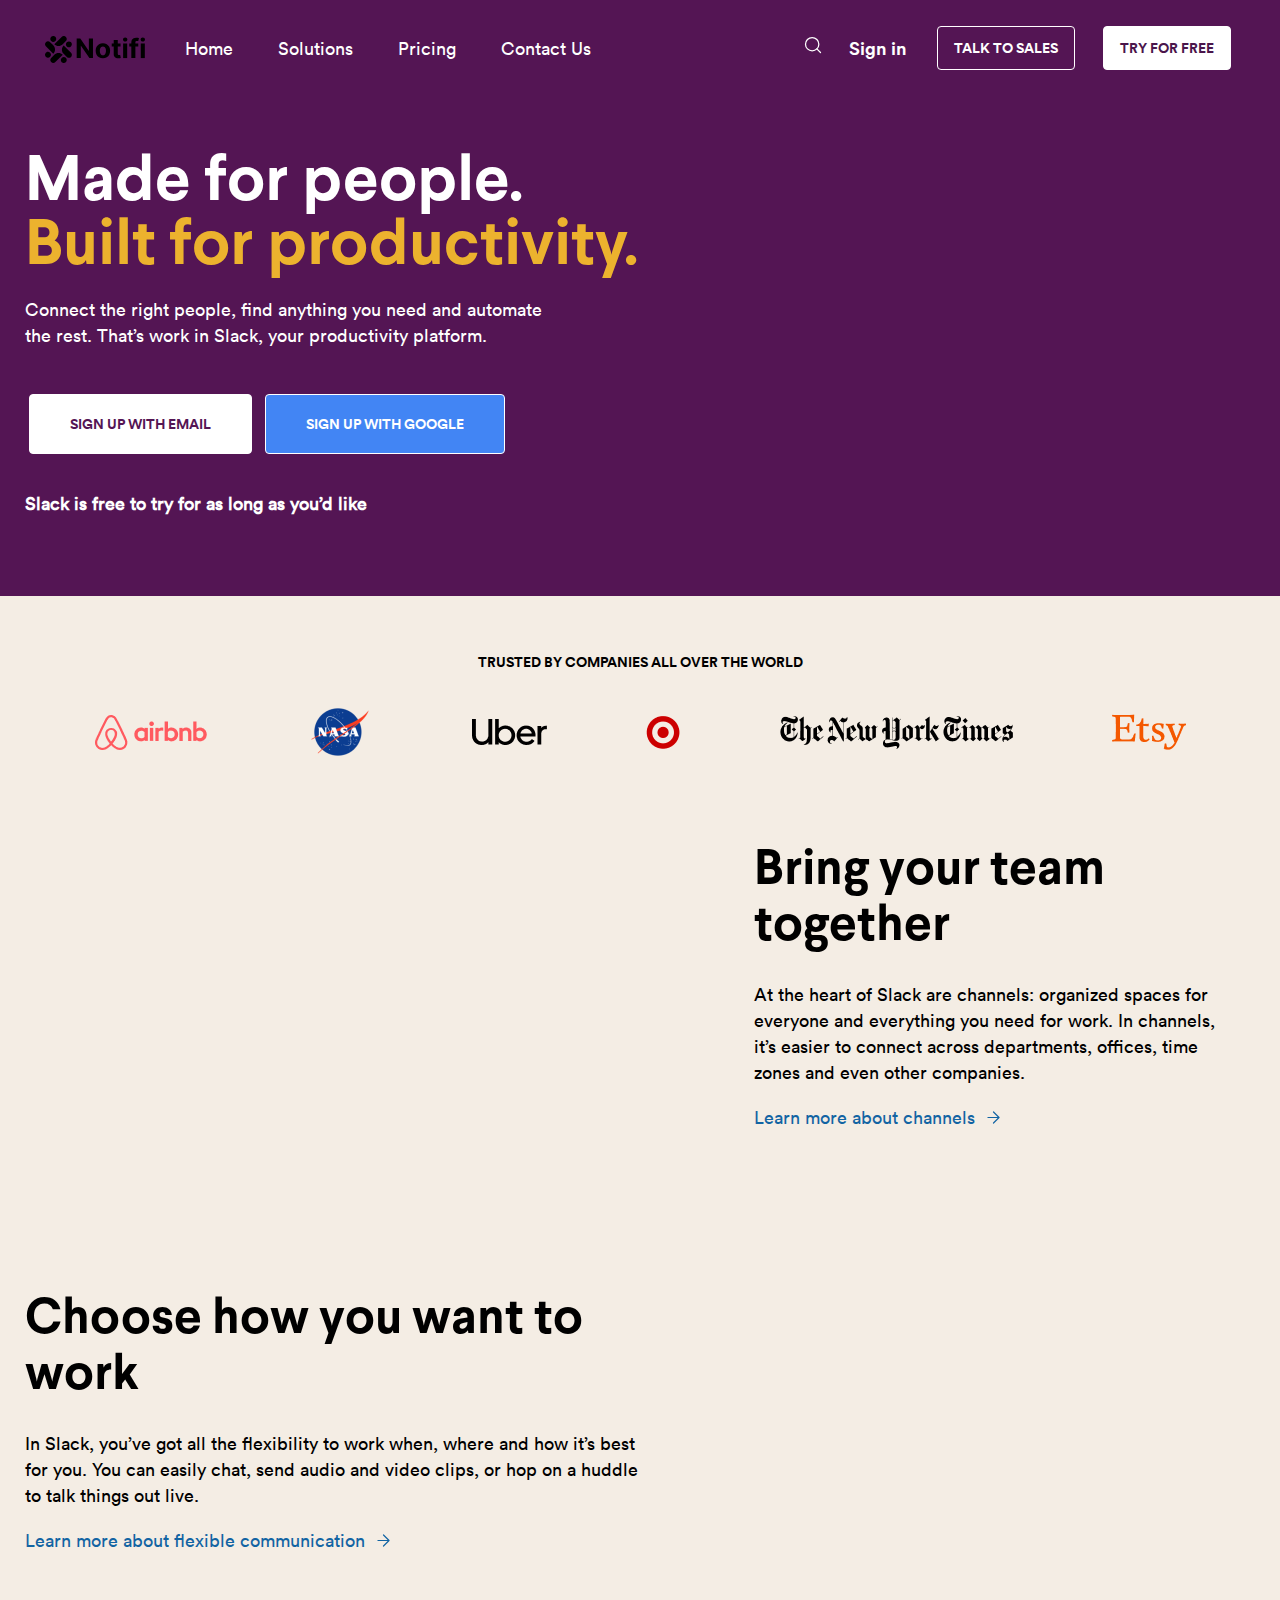
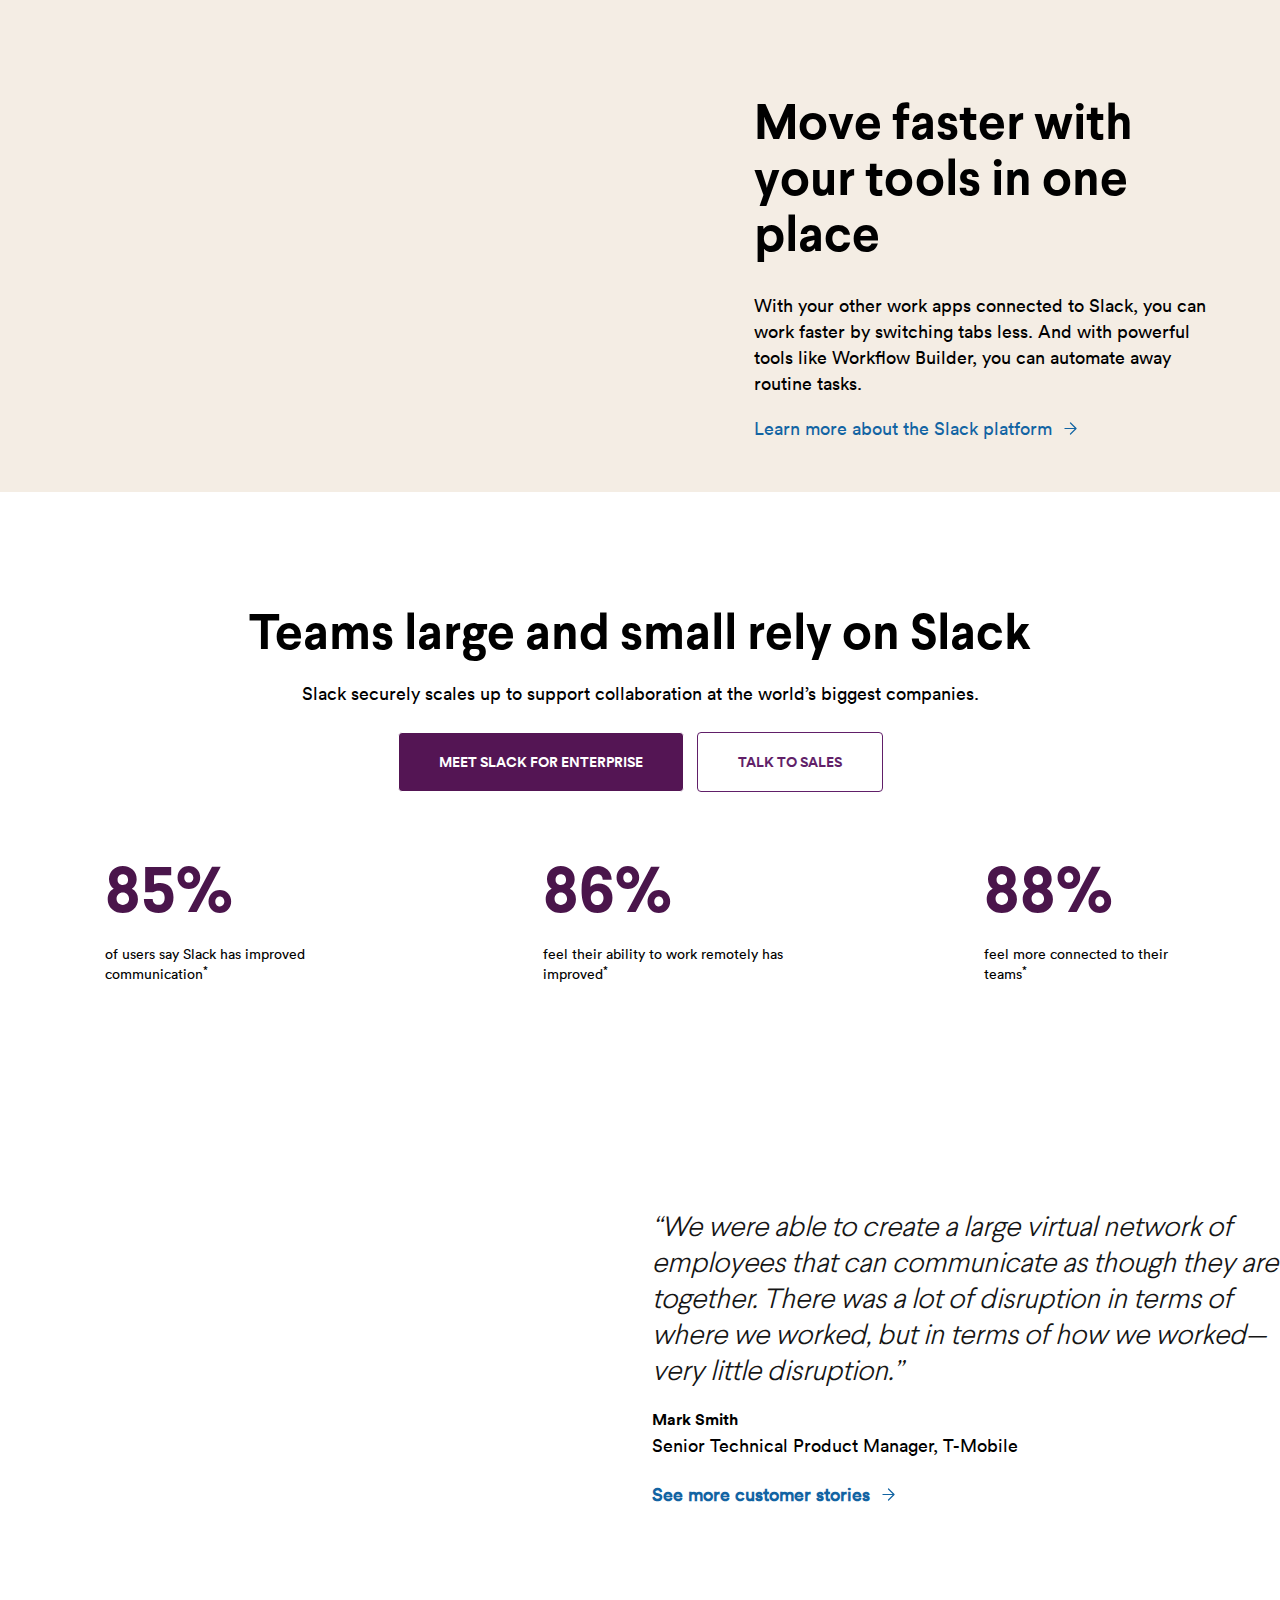
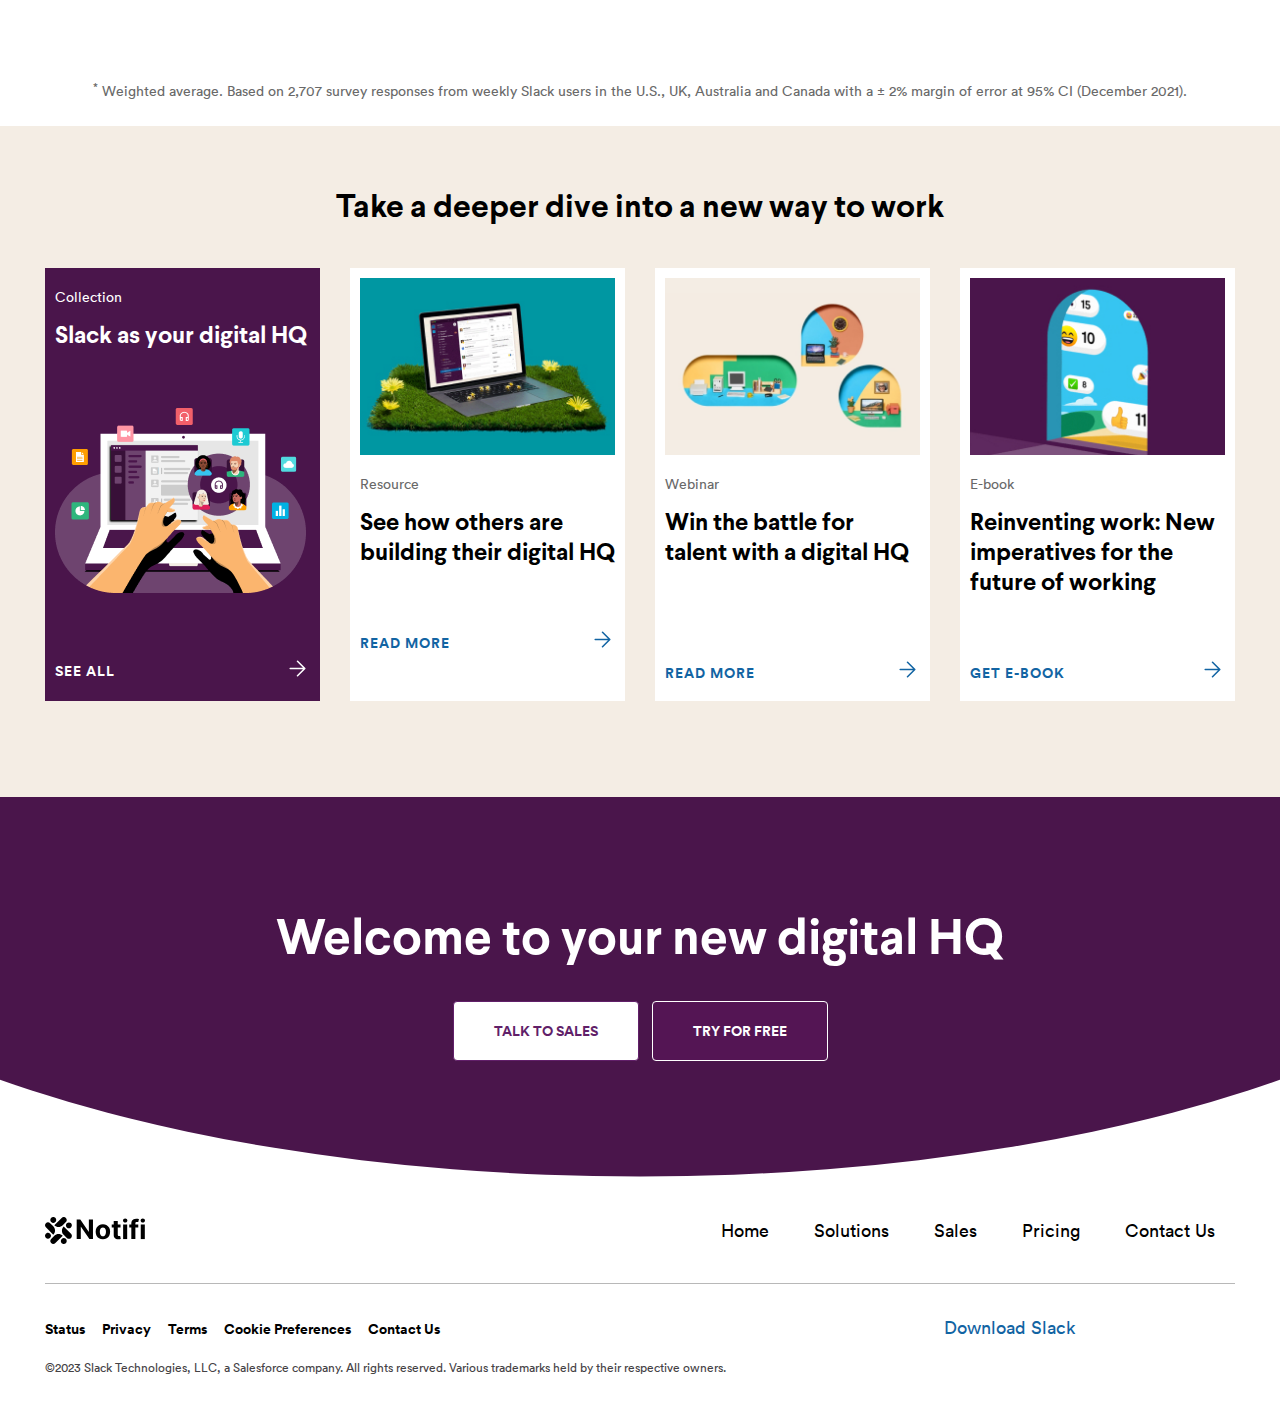
<file: index.html>
<!DOCTYPE html><!--  Last Published: Wed Apr 26 2023 02:53:32 GMT+0000 (Coordinated Universal Time)  -->
<html data-wf-page="6437018cb9484b312fd7f44c" data-wf-site="6437018cb9484bae37d7f447">
<head>
  <meta charset="utf-8">
  <title>Slack - Made for people. Built for productivity</title>
  <meta content="Made for people. Built for productivity" name="description">
  <meta content="width=device-width, initial-scale=1" name="viewport">
  <link href="css/normalize.css" rel="stylesheet" type="text/css">
  <link href="css/webflow.css" rel="stylesheet" type="text/css">
  <link href="css/slacksu.webflow.css" rel="stylesheet" type="text/css">
  <!-- [if lt IE 9]><script src="https://cdnjs.cloudflare.com/ajax/libs/html5shiv/3.7.3/html5shiv.min.js" type="text/javascript"></script><![endif] -->
  <script type="text/javascript">!function(o,c){var n=c.documentElement,t=" w-mod-";n.className+=t+"js",("ontouchstart"in o||o.DocumentTouch&&c instanceof DocumentTouch)&&(n.className+=t+"touch")}(window,document);</script>
  <link href="images/favicon.png" rel="shortcut icon" type="image/x-icon">
  <link href="images/webclip.png" rel="apple-touch-icon">
  <style>
  .w-nav-overlay {
    overflow: visible;
  }
.footer-1.wf-section {
    clip-path: ellipse(75% 100% at center top)!important;
}
  @media only screen and (min-width: 1367px) {
  .container-1230r{
    max-width:1230px!important;
    padding:0px!important;
    }
}
    .container-1230l{
    max-width:1230px!important;
    padding:0px!important;
    }
}
</style>
</head>
<body>
  <div class="header wf-section">
    <div class="container-1230">
      <div class="div-block-9">
        <div class="div-block-10">
          <div>
            <a href="index.html" aria-current="page" class="w-nav-brand w--current"><img src="images/LOGO-black-01.svg" loading="lazy" width="100" alt=""></a>
          </div>
          <div>
            <div data-animation="default" data-collapse="medium" data-duration="400" data-easing="ease" data-easing2="ease" data-doc-height="1" role="banner" class="navbar-2 w-nav">
              <nav role="navigation" class="nav-menu w-nav-menu">
                <a href="index.html" aria-current="page" class="nav-link w-nav-link w--current">Home</a>
                <div data-hover="true" data-delay="300" class="dropdown w-dropdown">
                  <div class="nav-link gg w-dropdown-toggle">
                    <div>
                      <a href="solution.html" class="nav-link">Solutions</a>
                    </div>
                  </div>
                  <nav class="dropdown-list w-dropdown-list">
                    <a href="solutions/sales.html" class="nav-link w-dropdown-link">Sales</a>
                  </nav>
                </div>
                <a href="pricing.html" class="nav-link w-nav-link">Pricing</a>
                <a href="contact.html" class="nav-link w-nav-link">Contact Us</a>
              </nav>
              <div class="menu-button w-nav-button">
                <div class="icon w-icon-nav-menu"></div>
              </div>
            </div>
          </div>
        </div>
        <div class="div-block-11">
          <div class="html-embed-2 w-embed"><svg xmlns="http://www.w3.org/2000/svg" width="20" height="20" viewbox="0 0 24 24" fill="none" stroke="#ffffff" stroke-width="1.5" stroke-linecap="round" stroke-linejoin="round">
              <circle cx="11" cy="11" r="8"></circle>
              <line x1="21" y1="21" x2="16.65" y2="16.65"></line>
            </svg></div><button class="user-log-in-log-out" data-wf-user-logout="Sign in" data-wf-user-login="Log in" type="button">Sign in</button>
          <a href="contact.html" class="button hb w-button">Talk to sales</a>
          <a href="#" class="button-fill hbb w-button">TRY FOR FREE</a>
        </div>
      </div>
    </div>
  </div>
  <div class="hero wf-section">
    <div class="container-1230l">
      <div class="flexbox-2">
        <div class="hero-left-side">
          <h1 class="h1-large font--fff">Made for people. <br><span class="text-span">Built for productivity.</span></h1>
          <p class="font--fff">Connect the right people, find anything you need and automate <br>the rest. That’s work in Slack, your productivity platform.</p>
          <div class="buttons">
            <a href="#" class="button-fill a w-button">SIGN UP WITH EMAIL</a>
            <a href="#" class="button-fill a v w-button">SIGN UP WITH GOOGLE</a>
          </div>
          <div class="font--fff"><strong>Slack is free to try for as long as you’d like</strong></div>
        </div>
        <div class="hero-right-side">
          <div data-poster-url="https://uploads-ssl.webflow.com/64324e2fa50b9cffe35b7efd/6432df17b89d66468e6fd022_Team discussing work in the Slack app-poster-00001.jpg" data-video-urls="https://uploads-ssl.webflow.com/6437018cb9484bae37d7f447/6437018cb9484b1f0ad7f468_Team%20discussing%20work%20in%20the%20Slack%20app-transcode.mp4,https://uploads-ssl.webflow.com/6437018cb9484bae37d7f447/6437018cb9484b1f0ad7f468_Team%20discussing%20work%20in%20the%20Slack%20app-transcode.webm" data-autoplay="true" data-loop="true" data-wf-ignore="true" class="background-video-2 w-background-video w-background-video-atom"><video id="be46f3fa-5b84-b57a-e301-1f484aba6f20-video" autoplay="" loop="" style="background-image:url(&quot;https://uploads-ssl.webflow.com/64324e2fa50b9cffe35b7efd/6432df17b89d66468e6fd022_Team discussing work in the Slack app-poster-00001.jpg&quot;)" muted="" playsinline="" data-wf-ignore="true" data-object-fit="cover">
              <source src="https://uploads-ssl.webflow.com/6437018cb9484bae37d7f447/6437018cb9484b1f0ad7f468_Team%20discussing%20work%20in%20the%20Slack%20app-transcode.mp4" data-wf-ignore="true">
              <source src="https://uploads-ssl.webflow.com/6437018cb9484bae37d7f447/6437018cb9484b1f0ad7f468_Team%20discussing%20work%20in%20the%20Slack%20app-transcode.webm" data-wf-ignore="true">
            </video></div>
        </div>
      </div>
    </div>
  </div>
  <div class="section background--f4ede4 wf-section">
    <div class="container-1230">
      <h4 class="heading align-center">TRUSTED BY COMPANIES ALL OVER THE WORLD</h4>
      <div class="div-block"><img src="images/airbnb-logo_1airbnb-logo.png" loading="lazy" alt=""><img src="images/logo-nasa_1logo-nasa.png" loading="lazy" alt=""><img src="images/uber_1uber.png" loading="lazy" alt=""><img src="images/target-logo_1target-logo.png" loading="lazy" alt=""><img src="images/nyt.png" loading="lazy" alt=""><img src="images/logo-etsy_1logo-etsy.png" loading="lazy" alt=""></div>
    </div>
  </div>
  <div class="pr background--f4ede4 wf-section">
    <div class="container-1230r">
      <div class="equal-2">
        <div class="div-block-3">
          <div data-poster-url="https://uploads-ssl.webflow.com/64324e2fa50b9cffe35b7efd/6432f06d2bb6b43986a1ab70_A connected team discussing work in multiple channels in the Slack app-poster-00001.jpg" data-video-urls="https://uploads-ssl.webflow.com/6437018cb9484bae37d7f447/6437018cb9484b1b66d7f475_A%20connected%20team%20discussing%20work%20in%20multiple%20channels%20in%20the%20Slack%20app-transcode.mp4,https://uploads-ssl.webflow.com/6437018cb9484bae37d7f447/6437018cb9484b1b66d7f475_A%20connected%20team%20discussing%20work%20in%20multiple%20channels%20in%20the%20Slack%20app-transcode.webm" data-autoplay="true" data-loop="true" data-wf-ignore="true" class="background-video-3 w-background-video w-background-video-atom"><video id="c98f6e48-d67c-50e2-bf7a-33544a7c4cab-video" autoplay="" loop="" style="background-image:url(&quot;https://uploads-ssl.webflow.com/64324e2fa50b9cffe35b7efd/6432f06d2bb6b43986a1ab70_A connected team discussing work in multiple channels in the Slack app-poster-00001.jpg&quot;)" muted="" playsinline="" data-wf-ignore="true" data-object-fit="cover">
              <source src="https://uploads-ssl.webflow.com/6437018cb9484bae37d7f447/6437018cb9484b1b66d7f475_A%20connected%20team%20discussing%20work%20in%20multiple%20channels%20in%20the%20Slack%20app-transcode.mp4" data-wf-ignore="true">
              <source src="https://uploads-ssl.webflow.com/6437018cb9484bae37d7f447/6437018cb9484b1b66d7f475_A%20connected%20team%20discussing%20work%20in%20multiple%20channels%20in%20the%20Slack%20app-transcode.webm" data-wf-ignore="true">
            </video></div>
        </div>
        <div class="div-block-4">
          <h1>Bring your team together</h1>
          <div class="text-block">At the heart of Slack are channels: organized spaces for everyone and everything you need for work. In channels, it’s easier to connect across departments, offices, time zones and even other companies.</div>
          <div class="div-block-5">
            <a href="#" class="link">Learn more about channels</a>
            <div class="html-embed w-embed"><svg xmlns="http://www.w3.org/2000/svg" width="19" height="19" viewbox="0 0 24 24" fill="none" stroke="#1264a3" stroke-width="1.5" stroke-linecap="round" stroke-linejoin="round">
                <path d="M5 12h13M12 5l7 7-7 7"></path>
              </svg></div>
          </div>
        </div>
      </div>
    </div>
  </div>
  <div class="pl background--f4ede4 wf-section">
    <div class="container-1230l">
      <div class="div-block-7">
        <div class="div-block-6">
          <h1>Choose how you want to work</h1>
          <div class="text-block">In Slack, you’ve got all the flexibility to work when, where and how it’s best for you. You can easily chat, send audio and video clips, or hop on a huddle to talk things out live.</div>
          <div class="div-block-5">
            <a href="#" class="link">Learn more about flexible communication</a>
            <div class="html-embed w-embed"><svg xmlns="http://www.w3.org/2000/svg" width="19" height="19" viewbox="0 0 24 24" fill="none" stroke="#1264a3" stroke-width="1.5" stroke-linecap="round" stroke-linejoin="round">
                <path d="M5 12h13M12 5l7 7-7 7"></path>
              </svg></div>
          </div>
        </div>
        <div class="div-block-8">
          <div data-poster-url="https://uploads-ssl.webflow.com/64324e2fa50b9cffe35b7efd/6433659bb03b84777cf65ac3_A user starting a huddle and recording a video clip the Slack app-poster-00001.jpg" data-video-urls="https://uploads-ssl.webflow.com/6437018cb9484bae37d7f447/6437018cb9484bdd61d7f476_A%20user%20starting%20a%20huddle%20and%20recording%20a%20video%20clip%20the%20Slack%20app-transcode.mp4,https://uploads-ssl.webflow.com/6437018cb9484bae37d7f447/6437018cb9484bdd61d7f476_A%20user%20starting%20a%20huddle%20and%20recording%20a%20video%20clip%20the%20Slack%20app-transcode.webm" data-autoplay="true" data-loop="true" data-wf-ignore="true" class="background-video-4 w-background-video w-background-video-atom"><video id="f5d3b1f0-ccab-a375-d333-7d657dffea9c-video" autoplay="" loop="" style="background-image:url(&quot;https://uploads-ssl.webflow.com/64324e2fa50b9cffe35b7efd/6433659bb03b84777cf65ac3_A user starting a huddle and recording a video clip the Slack app-poster-00001.jpg&quot;)" muted="" playsinline="" data-wf-ignore="true" data-object-fit="cover">
              <source src="https://uploads-ssl.webflow.com/6437018cb9484bae37d7f447/6437018cb9484bdd61d7f476_A%20user%20starting%20a%20huddle%20and%20recording%20a%20video%20clip%20the%20Slack%20app-transcode.mp4" data-wf-ignore="true">
              <source src="https://uploads-ssl.webflow.com/6437018cb9484bae37d7f447/6437018cb9484bdd61d7f476_A%20user%20starting%20a%20huddle%20and%20recording%20a%20video%20clip%20the%20Slack%20app-transcode.webm" data-wf-ignore="true">
            </video></div>
        </div>
      </div>
    </div>
  </div>
  <div class="pr background--f4ede4 wf-section">
    <div class="container-1230r">
      <div class="equal-2">
        <div class="div-block-3">
          <div style="padding-top:56.17021276595745%" class="w-embed-youtubevideo"><iframe src="https://www.youtube.com/embed/IDrUzXubiiQ?rel=0&amp;controls=0&amp;autoplay=1&amp;mute=1&amp;start=0" frameborder="0" style="position:absolute;left:0;top:0;width:100%;height:100%;pointer-events:auto" allow="autoplay; encrypted-media" allowfullscreen="" title="T-Mobile | Moving Work Forward | Slack Spotlight Awards 2021"></iframe></div>
        </div>
        <div class="div-block-4">
          <h1>Move faster with your tools in one place</h1>
          <div class="text-block">With your other work apps connected to Slack, you can work faster by switching tabs less. And with powerful tools like Workflow Builder, you can automate away routine tasks.</div>
          <div class="div-block-5">
            <a href="#" class="link">Learn more about the Slack platform</a>
            <div class="html-embed w-embed"><svg xmlns="http://www.w3.org/2000/svg" width="19" height="19" viewbox="0 0 24 24" fill="none" stroke="#1264a3" stroke-width="1.5" stroke-linecap="round" stroke-linejoin="round">
                <path d="M5 12h13M12 5l7 7-7 7"></path>
              </svg></div>
          </div>
        </div>
      </div>
    </div>
  </div>
  <div class="section-2 wf-section">
    <div class="container-1230">
      <h1>Teams large and small rely on Slack</h1>
      <p>Slack securely scales up to support collaboration at the world’s biggest companies.</p>
      <div>
        <a href="#" class="button-fill w-button">MEET SLACK FOR ENTERPRISE</a>
        <a href="#" class="button w-button">TALK TO SALES</a>
      </div>
      <div class="div-block-13">
        <div class="div-block-12">
          <h1 class="h1-large ab">85%</h1>
          <p class="paragraph">of users say Slack has improved communication<sup>*</sup></p>
        </div>
        <div class="div-block-12">
          <h1 class="h1-large ab">86%</h1>
          <p class="paragraph">feel their ability to work remotely has improved<sup>*</sup></p>
        </div>
        <div class="div-block-12">
          <h1 class="h1-large ab">88%</h1>
          <p class="paragraph">feel more connected to their teams<sup>*</sup></p>
        </div>
      </div>
    </div>
  </div>
  <div class="big-width wf-section">
    <div class="container-1530">
      <div class="div-block-15">
        <div class="div-block-16">
          <div data-poster-url="https://uploads-ssl.webflow.com/64324e2fa50b9cffe35b7efd/6433fdaba1a61f5b889ed7ab_customer-awards-tmobile-quote-610x305@2x-poster-00001.jpg" data-video-urls="https://uploads-ssl.webflow.com/6437018cb9484bae37d7f447/6437018cb9484b97a0d7f477_customer-awards-tmobile-quote-610x305%402x-transcode.mp4,https://uploads-ssl.webflow.com/6437018cb9484bae37d7f447/6437018cb9484b97a0d7f477_customer-awards-tmobile-quote-610x305%402x-transcode.webm" data-autoplay="true" data-loop="true" data-wf-ignore="true" class="background-video-5 w-background-video w-background-video-atom"><video id="4c4dfcda-573c-2be1-c53d-d578cc93d205-video" autoplay="" loop="" style="background-image:url(&quot;https://uploads-ssl.webflow.com/64324e2fa50b9cffe35b7efd/6433fdaba1a61f5b889ed7ab_customer-awards-tmobile-quote-610x305@2x-poster-00001.jpg&quot;)" muted="" playsinline="" data-wf-ignore="true" data-object-fit="cover">
              <source src="https://uploads-ssl.webflow.com/6437018cb9484bae37d7f447/6437018cb9484b97a0d7f477_customer-awards-tmobile-quote-610x305%402x-transcode.mp4" data-wf-ignore="true">
              <source src="https://uploads-ssl.webflow.com/6437018cb9484bae37d7f447/6437018cb9484b97a0d7f477_customer-awards-tmobile-quote-610x305%402x-transcode.webm" data-wf-ignore="true">
            </video></div>
        </div>
        <div class="div-block-17">
          <h2 class="heading-2"><em>“We were able to create a large virtual network of employees that can communicate as though they are together. There was a lot of disruption in terms of where we worked, but in terms of how we worked—very little disruption.”</em></h2>
          <h6 class="heading-3"><strong>Mark Smith</strong></h6>
          <div class="text-block sczs">Senior Technical Product Manager, T-Mobile</div>
          <div class="div-block-5">
            <a href="#" class="link"><strong>See more customer stories</strong></a>
            <div class="html-embed w-embed"><svg xmlns="http://www.w3.org/2000/svg" width="19" height="19" viewbox="0 0 24 24" fill="none" stroke="#1264a3" stroke-width="1.5" stroke-linecap="round" stroke-linejoin="round">
                <path d="M5 12h13M12 5l7 7-7 7"></path>
              </svg></div>
          </div>
        </div>
      </div>
      <p class="paragraph-2"><sup>*</sup> Weighted average. Based on 2,707 survey responses from weekly Slack users in the U.S., UK, Australia and Canada with a ± 2% margin of error at 95% CI (December 2021).</p>
    </div>
  </div>
  <div class="section-3 wf-section">
    <div class="container-1230">
      <h2 class="heading-7">Take a deeper dive into a new way to work</h2>
      <div class="w-layout-grid grid">
        <a data-w-id="4b66f8ac-c49a-368b-bec1-9054ae281d41" href="#" class="link-block w-inline-block">
          <h5 class="heading-4">Collection</h5>
          <h2 class="heading-5">Slack as your digital HQ</h2><img src="images/img-promo-01.png" loading="lazy" alt="" class="image">
          <div class="div-block-18">
            <h4 class="heading-6">SEE ALL</h4>
            <div class="html-embed-3 w-embed"><svg xmlns="http://www.w3.org/2000/svg" width="25" height="25" viewbox="0 0 24 24" fill="none" stroke="#ffffff" stroke-width="1.5" stroke-linecap="round" stroke-linejoin="round">
                <path d="M5 12h13M12 5l7 7-7 7"></path>
              </svg></div>
          </div>
        </a>
        <a href="#" class="link-block _2 w-inline-block"><img src="images/img-promo-02.jpg" loading="lazy" alt="" class="image a">
          <h5 class="heading-4 _2">Resource</h5>
          <h2 class="heading-5 _2">See how others are building their digital HQ</h2>
          <div class="div-block-18 a df">
            <h4 class="heading-6 _2">READ MORE</h4>
            <div class="html-embed-3 w-embed"><svg xmlns="http://www.w3.org/2000/svg" width="25" height="25" viewbox="0 0 24 24" fill="none" stroke="#1264a3" stroke-width="1.5" stroke-linecap="round" stroke-linejoin="round">
                <path d="M5 12h13M12 5l7 7-7 7"></path>
              </svg></div>
          </div>
        </a>
        <a href="#" class="link-block _2 w-inline-block"><img src="images/img-promo-03.png" loading="lazy" alt="" class="image a">
          <h5 class="heading-4 _2">Webinar</h5>
          <h2 class="heading-5 _2">Win the battle for talent with a digital HQ</h2>
          <div class="div-block-18 a">
            <h4 class="heading-6 _2">READ MORE</h4>
            <div class="html-embed-3 w-embed"><svg xmlns="http://www.w3.org/2000/svg" width="25" height="25" viewbox="0 0 24 24" fill="none" stroke="#1264a3" stroke-width="1.5" stroke-linecap="round" stroke-linejoin="round">
                <path d="M5 12h13M12 5l7 7-7 7"></path>
              </svg></div>
          </div>
        </a>
        <a href="#" class="link-block _2 w-inline-block"><img src="images/img-promo-04.jpg" loading="lazy" alt="" class="image a">
          <h5 class="heading-4 _2">E-book</h5>
          <h2 class="heading-5 _2">Reinventing work: New imperatives for the future of working</h2>
          <div class="div-block-18 a df">
            <h4 class="heading-6 _2">GET E-BOOK</h4>
            <div class="html-embed-3 w-embed"><svg xmlns="http://www.w3.org/2000/svg" width="25" height="25" viewbox="0 0 24 24" fill="none" stroke="#1264a3" stroke-width="1.5" stroke-linecap="round" stroke-linejoin="round">
                <path d="M5 12h13M12 5l7 7-7 7"></path>
              </svg></div>
          </div>
        </a>
      </div>
    </div>
  </div>
  <div class="footer-1 wf-section">
    <h1 class="heading-8">Welcome to your new digital HQ</h1>
    <div>
      <a href="#" class="button w-button">TALK TO SALES</a>
      <a href="#" class="button-fill w-button">TRY FOR FREE</a>
    </div>
  </div>
  <div class="footer-2 wf-section">
    <div class="container-1230">
      <div class="div-block-20">
        <div>
          <a href="index.html" aria-current="page" class="w-nav-brand w--current"><img src="images/LOGO-black-01.svg" loading="lazy" width="100" alt=""></a>
        </div>
        <div>
          <div data-animation="default" data-collapse="medium" data-duration="400" data-easing="ease" data-easing2="ease" role="banner" class="navbar-3 w-nav">
            <a href="#" class="nav-link a w-nav-link">Home</a>
            <a href="#" class="nav-link a w-nav-link">Solutions</a>
            <a href="#" class="nav-link a w-nav-link">Sales</a>
            <a href="#" class="nav-link a w-nav-link">Pricing</a>
            <a href="#" class="nav-link a w-nav-link">Contact Us</a>
          </div>
        </div>
      </div>
    </div>
  </div>
  <footer class="footer-3 wf-section">
    <div class="container-1230">
      <div class="div-block-21">
        <div>
          <a href="#" class="link-2">Status</a>
          <a href="#" class="link-2">Privacy</a>
          <a href="#" class="link-2">Terms</a>
          <a href="#" class="link-2">Cookie Preferences</a>
          <a href="#" class="link-2">Contact Us</a>
        </div>
        <div>
          <a href="#" class="link-3">Download Slack</a>
          <a href="#" class="link-block-2 w-inline-block"><img src="images/icons8-twitter-26-1_1icons8-twitter-26-1.png" loading="lazy" width="18" alt="" class="image-2"></a>
          <a href="#" class="link-block-2 w-inline-block"><img src="images/icons8-facebook-f-26_1icons8-facebook-f-26_1icons8-facebook-f-26_1icons8-facebook-f-26.png" loading="lazy" width="18" alt="" class="image-2"></a>
          <a href="#" class="link-block-2 w-inline-block"><img src="images/icons8-youtube-20_1icons8-youtube-20.png" loading="lazy" width="18" alt="" class="image-2"></a>
          <a href="#" class="link-block-2 w-inline-block"><img src="images/icons8-linkedin-2-26-1_1icons8-linkedin-2-26-1.png" loading="lazy" width="18" alt="" class="image-2"></a>
        </div>
      </div>
      <p class="paragraph-3">©2023 Slack Technologies, LLC, a Salesforce company. All rights reserved. Various trademarks held by their respective owners.</p>
    </div>
  </footer>
  <script src="https://d3e54v103j8qbb.cloudfront.net/js/jquery-3.5.1.min.dc5e7f18c8.js?site=6437018cb9484bae37d7f447" type="text/javascript" integrity="sha256-9/aliU8dGd2tb6OSsuzixeV4y/faTqgFtohetphbbj0=" crossorigin="anonymous"></script>
  <script src="js/webflow.js" type="text/javascript"></script>
  <!-- [if lte IE 9]><script src="https://cdnjs.cloudflare.com/ajax/libs/placeholders/3.0.2/placeholders.min.js"></script><![endif] -->
</body>
</html>
</file>
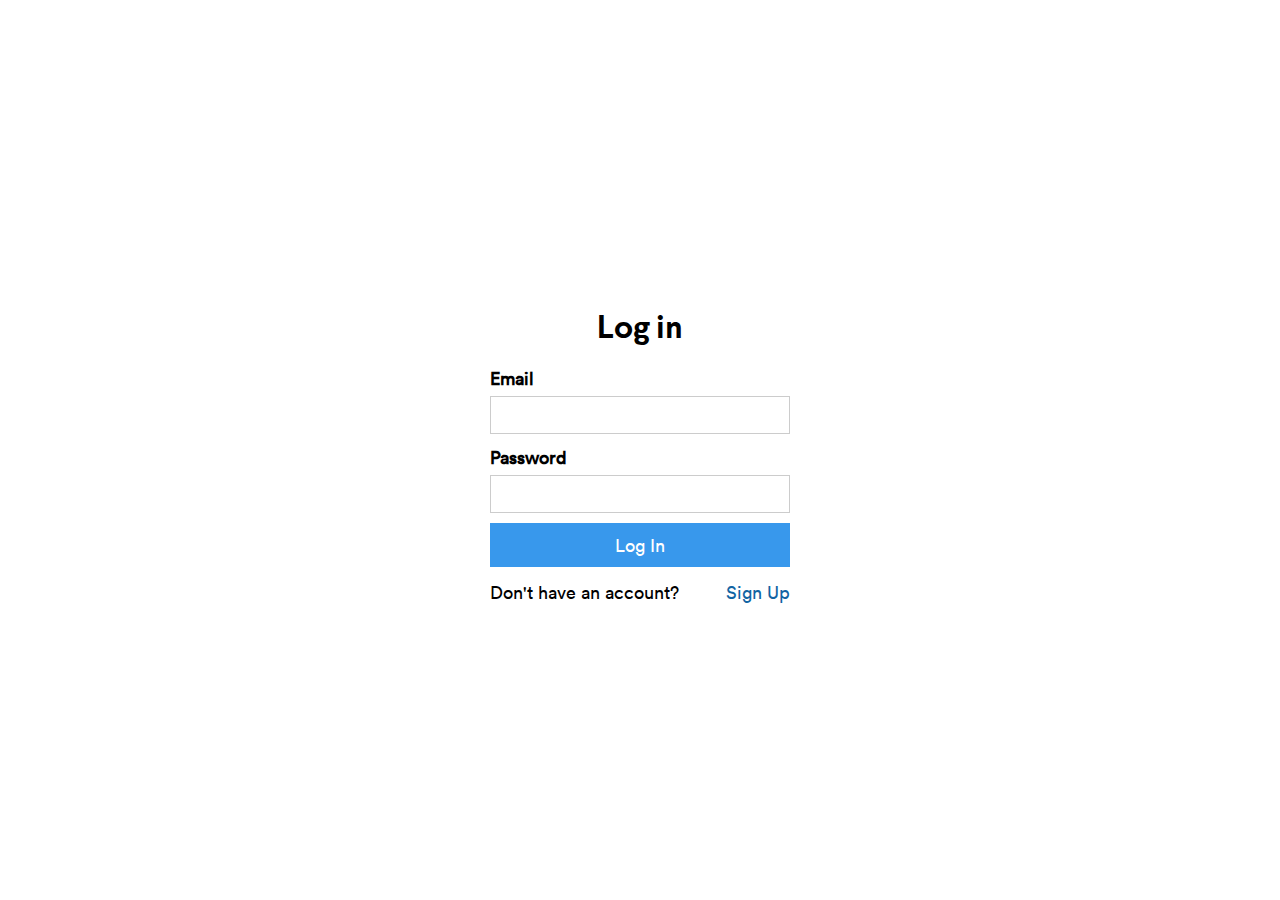
<file: log-in.html>
<!DOCTYPE html><!--  Last Published: Wed Apr 26 2023 02:53:32 GMT+0000 (Coordinated Universal Time)  -->
<html data-wf-page="6437018cb9484bb48cd7f44f" data-wf-site="6437018cb9484bae37d7f447">
<head>
  <meta charset="utf-8">
  <title>Slacksu</title>
  <meta content="width=device-width, initial-scale=1" name="viewport">
  <link href="css/normalize.css" rel="stylesheet" type="text/css">
  <link href="css/webflow.css" rel="stylesheet" type="text/css">
  <link href="css/slacksu.webflow.css" rel="stylesheet" type="text/css">
  <!-- [if lt IE 9]><script src="https://cdnjs.cloudflare.com/ajax/libs/html5shiv/3.7.3/html5shiv.min.js" type="text/javascript"></script><![endif] -->
  <script type="text/javascript">!function(o,c){var n=c.documentElement,t=" w-mod-";n.className+=t+"js",("ontouchstart"in o||o.DocumentTouch&&c instanceof DocumentTouch)&&(n.className+=t+"touch")}(window,document);</script>
  <link href="images/favicon.png" rel="shortcut icon" type="image/x-icon">
  <link href="images/webclip.png" rel="apple-touch-icon">
  <style>
  .w-nav-overlay {
    overflow: visible;
  }
.footer-1.wf-section {
    clip-path: ellipse(75% 100% at center top)!important;
}
  @media only screen and (min-width: 1367px) {
  .container-1230r{
    max-width:1230px!important;
    padding:0px!important;
    }
}
    .container-1230l{
    max-width:1230px!important;
    padding:0px!important;
    }
}
</style>
</head>
<body>
  <div class="w-users-userformpagewrap">
    <div class="w-users-userloginformwrapper">
      <form data-wf-user-form-type="login" data-wf-user-form-redirect="/" method="post">
        <div class="w-users-userformheader">
          <h2>Log in</h2>
        </div><label for="Email">Email</label><input type="email" maxlength="256" placeholder="" name="Email" id="wf-log-in-email" class="w-input" autocomplete="username" required="" data-wf-user-form-input-type="email"><label for="Password">Password</label><input type="password" maxlength="256" placeholder="" name="Password" id="wf-log-in-password" class="w-input" required="" data-wf-user-form-input-type="password"><input type="submit" data-wait="Please wait..." value="Log In" class="w-users-userformbutton w-button">
        <div class="w-users-userformfooter"><span>Don&#x27;t have an account?</span>
          <a href="sign-up.html" class="w-inline-block">Sign Up</a>
        </div>
      </form>
      <div style="display:none" data-wf-user-form-error="true" class="w-users-userformerrorstate w-form-fail">
        <div class="user-form-error-msg" wf-login-form-general-error-error="We&#x27;re having trouble logging you in. Please try again, or contact us if you continue to have problems." wf-login-form-invalid-email_or_password-error="Invalid email or password. Please try again.">We&#x27;re having trouble logging you in. Please try again, or contact us if you continue to have problems.</div>
      </div>
    </div>
  </div>
  <script src="https://d3e54v103j8qbb.cloudfront.net/js/jquery-3.5.1.min.dc5e7f18c8.js?site=6437018cb9484bae37d7f447" type="text/javascript" integrity="sha256-9/aliU8dGd2tb6OSsuzixeV4y/faTqgFtohetphbbj0=" crossorigin="anonymous"></script>
  <script src="js/webflow.js" type="text/javascript"></script>
  <!-- [if lte IE 9]><script src="https://cdnjs.cloudflare.com/ajax/libs/placeholders/3.0.2/placeholders.min.js"></script><![endif] -->
</body>
</html>
</file>
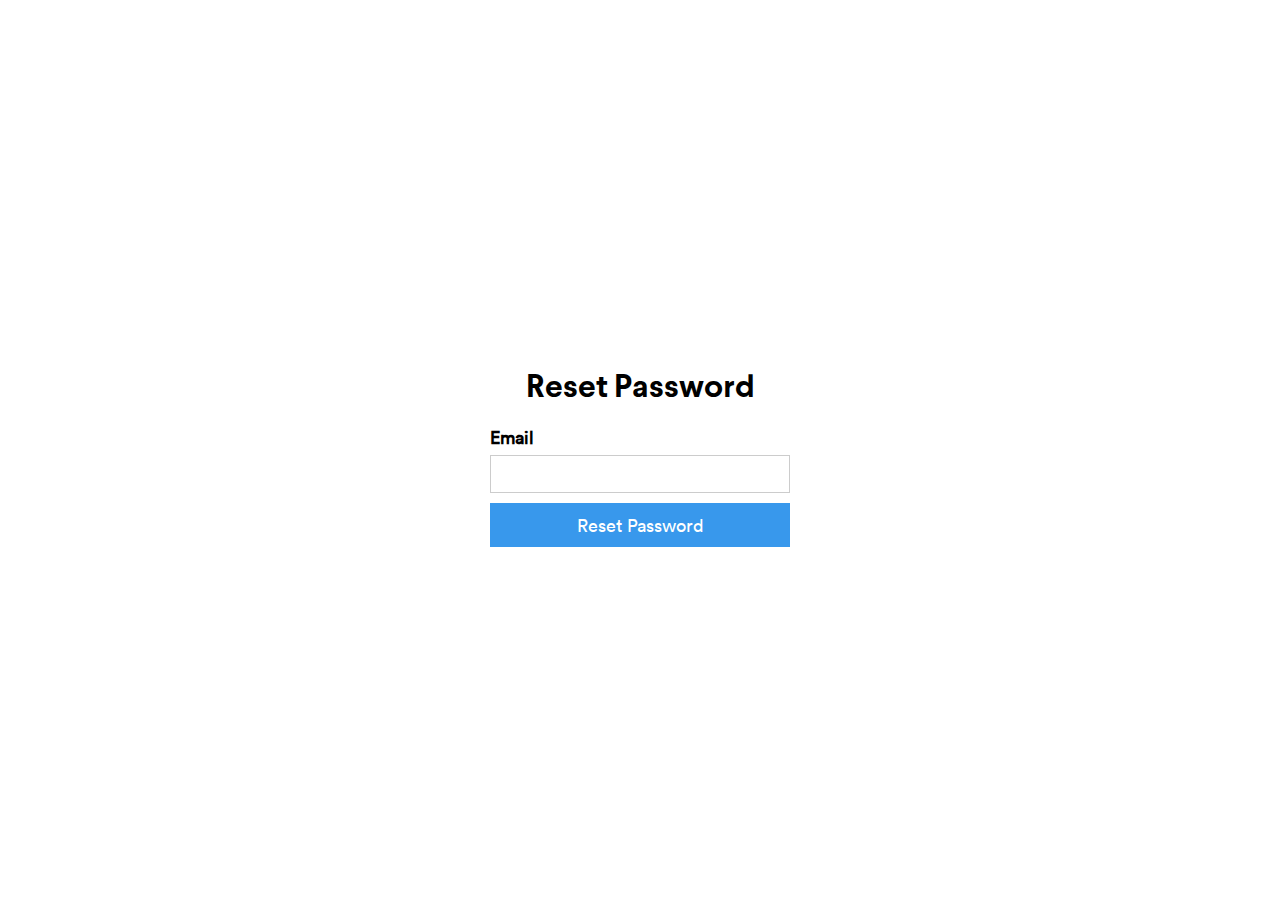
<file: reset-password.html>
<!DOCTYPE html><!--  Last Published: Wed Apr 26 2023 02:53:32 GMT+0000 (Coordinated Universal Time)  -->
<html data-wf-page="6437018cb9484b584ed7f451" data-wf-site="6437018cb9484bae37d7f447">
<head>
  <meta charset="utf-8">
  <title>Slacksu</title>
  <meta content="width=device-width, initial-scale=1" name="viewport">
  <link href="css/normalize.css" rel="stylesheet" type="text/css">
  <link href="css/webflow.css" rel="stylesheet" type="text/css">
  <link href="css/slacksu.webflow.css" rel="stylesheet" type="text/css">
  <!-- [if lt IE 9]><script src="https://cdnjs.cloudflare.com/ajax/libs/html5shiv/3.7.3/html5shiv.min.js" type="text/javascript"></script><![endif] -->
  <script type="text/javascript">!function(o,c){var n=c.documentElement,t=" w-mod-";n.className+=t+"js",("ontouchstart"in o||o.DocumentTouch&&c instanceof DocumentTouch)&&(n.className+=t+"touch")}(window,document);</script>
  <link href="images/favicon.png" rel="shortcut icon" type="image/x-icon">
  <link href="images/webclip.png" rel="apple-touch-icon">
  <style>
  .w-nav-overlay {
    overflow: visible;
  }
.footer-1.wf-section {
    clip-path: ellipse(75% 100% at center top)!important;
}
  @media only screen and (min-width: 1367px) {
  .container-1230r{
    max-width:1230px!important;
    padding:0px!important;
    }
}
    .container-1230l{
    max-width:1230px!important;
    padding:0px!important;
    }
}
</style>
</head>
<body>
  <div class="w-users-userformpagewrap">
    <div class="w-users-userresetpasswordformwrapper">
      <div tabindex="-1" class="w-users-userformsuccessstate w-form-success">
        <div class="w-users-userformheader"><img alt="" src="https://d3e54v103j8qbb.cloudfront.net/img/email-72.67fa6be437.svg" loading="lazy">
          <h2>Password Reset Email Sent</h2>
        </div>
        <p>If we found an account associated with that email address, we&#x27;ve sent a link to reset your password.</p>
      </div>
      <form method="post" data-wf-user-form-type="resetPassword">
        <div class="w-users-userformheader">
          <h2>Reset Password</h2>
        </div><label for="wf-reset-password-email">Email</label><input type="email" maxlength="256" placeholder="" name="Email" id="wf-reset-password-email" aria-describedby="wf-reset-password-paragraph" class="w-input" autocomplete="username" required="" data-wf-user-form-input-type="email"><input type="submit" data-wait="Please wait..." value="Reset Password" class="w-users-userformbutton w-button">
      </form>
      <div style="display:none" data-wf-user-form-error="true" class="w-users-userformerrorstate w-form-fail">
        <div class="user-form-error-msg" wf-reset-pw-form-general-error-error="There was an error resetting your password. Please try again, or contact us if you continue to have problems.">There was an error resetting your password. Please try again, or contact us if you continue to have problems.</div>
      </div>
    </div>
  </div>
  <script src="https://d3e54v103j8qbb.cloudfront.net/js/jquery-3.5.1.min.dc5e7f18c8.js?site=6437018cb9484bae37d7f447" type="text/javascript" integrity="sha256-9/aliU8dGd2tb6OSsuzixeV4y/faTqgFtohetphbbj0=" crossorigin="anonymous"></script>
  <script src="js/webflow.js" type="text/javascript"></script>
  <!-- [if lte IE 9]><script src="https://cdnjs.cloudflare.com/ajax/libs/placeholders/3.0.2/placeholders.min.js"></script><![endif] -->
</body>
</html>
</file>
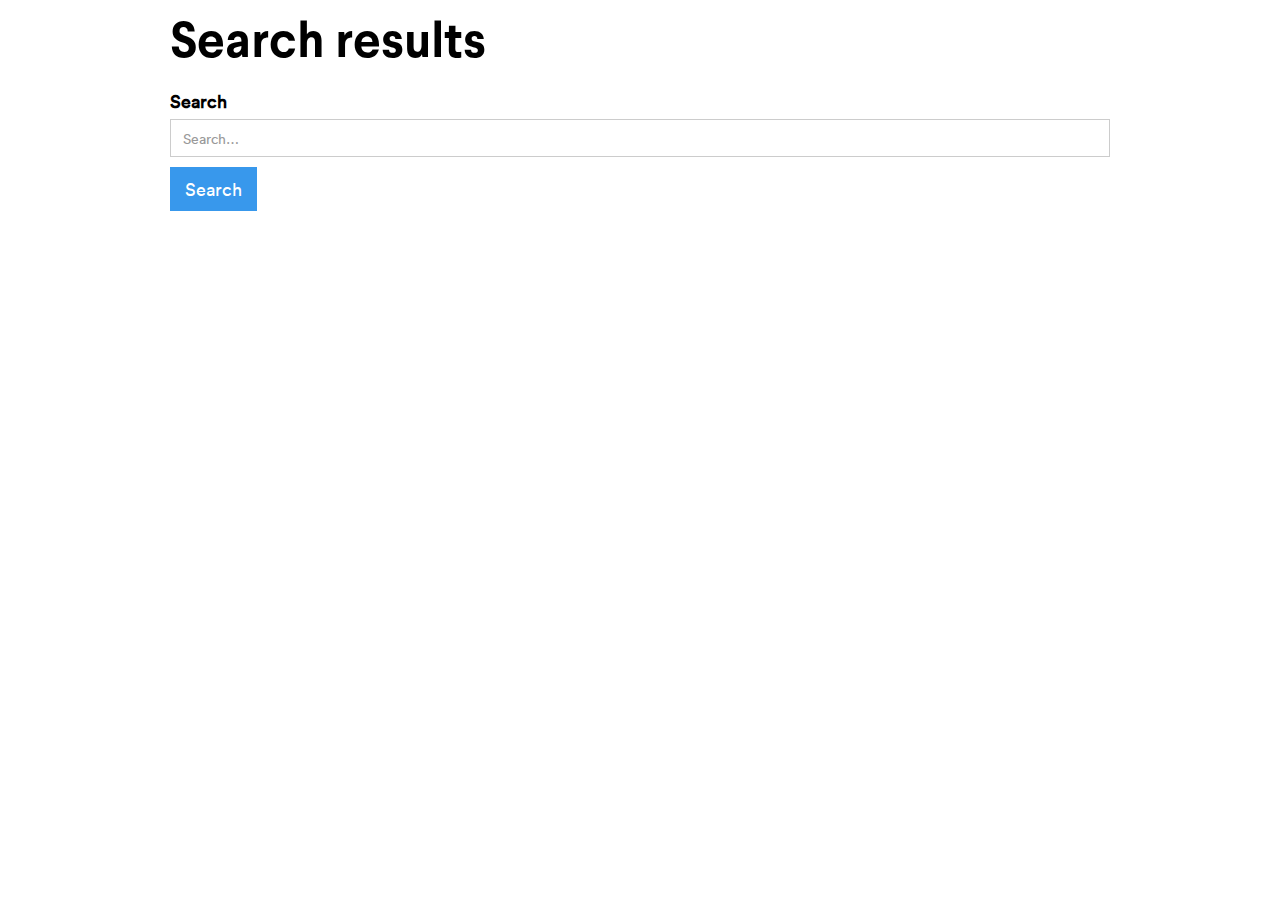
<file: search.html>
<!DOCTYPE html><!--  Last Published: Wed Apr 26 2023 02:53:32 GMT+0000 (Coordinated Universal Time)  -->
<html data-wf-page="6437018cb9484b2307d7f453" data-wf-site="6437018cb9484bae37d7f447">
<head>
  <meta charset="utf-8">
  <title>Search Results</title>
  <meta content="Search Results" property="og:title">
  <meta content="Search Results" property="twitter:title">
  <meta content="width=device-width, initial-scale=1" name="viewport">
  <link href="css/normalize.css" rel="stylesheet" type="text/css">
  <link href="css/webflow.css" rel="stylesheet" type="text/css">
  <link href="css/slacksu.webflow.css" rel="stylesheet" type="text/css">
  <!-- [if lt IE 9]><script src="https://cdnjs.cloudflare.com/ajax/libs/html5shiv/3.7.3/html5shiv.min.js" type="text/javascript"></script><![endif] -->
  <script type="text/javascript">!function(o,c){var n=c.documentElement,t=" w-mod-";n.className+=t+"js",("ontouchstart"in o||o.DocumentTouch&&c instanceof DocumentTouch)&&(n.className+=t+"touch")}(window,document);</script>
  <link href="images/favicon.png" rel="shortcut icon" type="image/x-icon">
  <link href="images/webclip.png" rel="apple-touch-icon">
  <style>
  .w-nav-overlay {
    overflow: visible;
  }
.footer-1.wf-section {
    clip-path: ellipse(75% 100% at center top)!important;
}
  @media only screen and (min-width: 1367px) {
  .container-1230r{
    max-width:1230px!important;
    padding:0px!important;
    }
}
    .container-1230l{
    max-width:1230px!important;
    padding:0px!important;
    }
}
</style>
</head>
<body>
  <div class="w-container">
    <h1>Search results</h1>
    <form action="/search" class="w-form"><label for="search">Search</label><input type="search" class="w-input" maxlength="256" name="query" placeholder="Search…" id="search" required=""><input type="submit" value="Search" class="w-button"></form>
  </div>
  <script src="https://d3e54v103j8qbb.cloudfront.net/js/jquery-3.5.1.min.dc5e7f18c8.js?site=6437018cb9484bae37d7f447" type="text/javascript" integrity="sha256-9/aliU8dGd2tb6OSsuzixeV4y/faTqgFtohetphbbj0=" crossorigin="anonymous"></script>
  <script src="js/webflow.js" type="text/javascript"></script>
  <!-- [if lte IE 9]><script src="https://cdnjs.cloudflare.com/ajax/libs/placeholders/3.0.2/placeholders.min.js"></script><![endif] -->
</body>
</html>
</file>
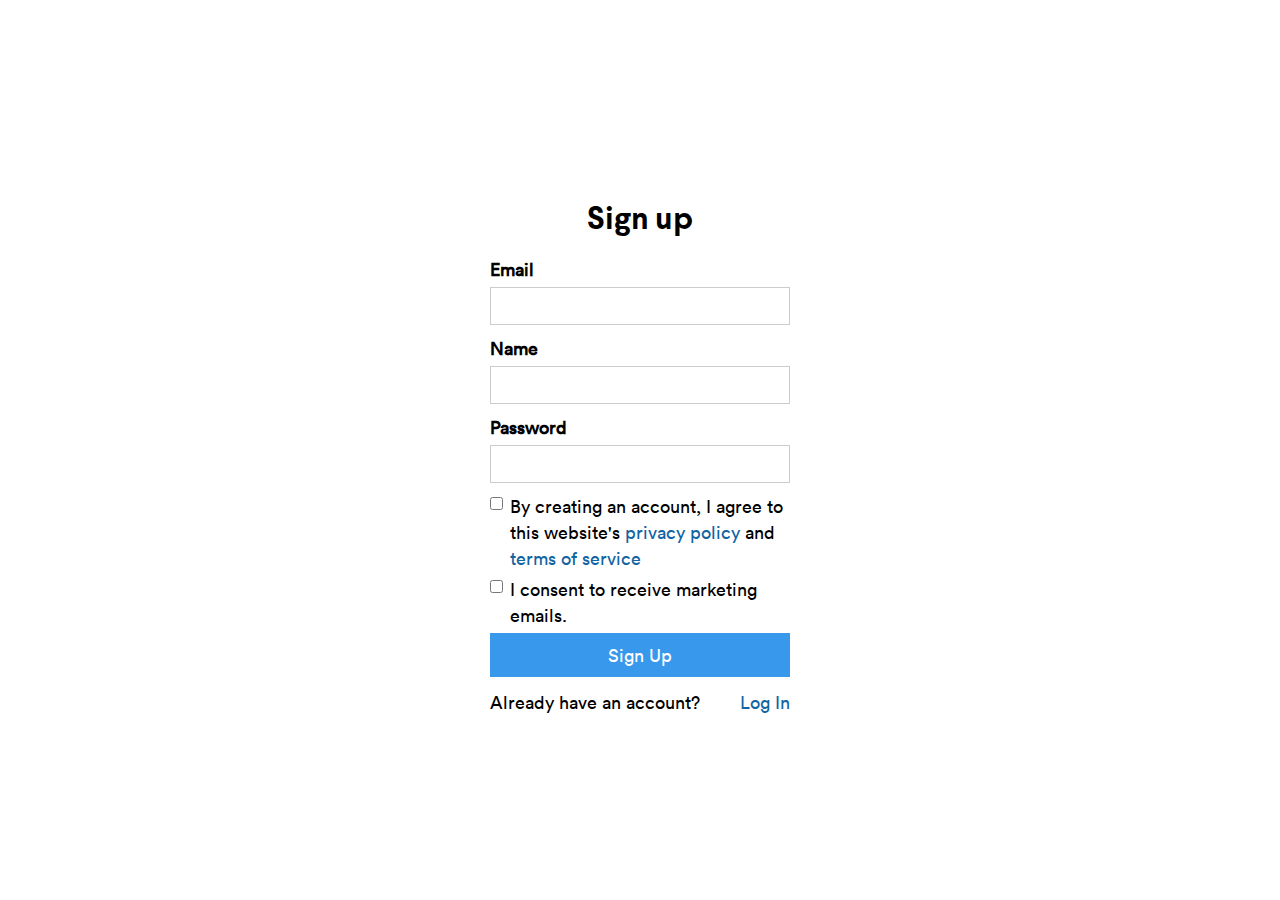
<file: sign-up.html>
<!DOCTYPE html><!--  Last Published: Wed Apr 26 2023 02:53:32 GMT+0000 (Coordinated Universal Time)  -->
<html data-wf-page="6437018cb9484b78eed7f454" data-wf-site="6437018cb9484bae37d7f447">
<head>
  <meta charset="utf-8">
  <title>Slacksu</title>
  <meta content="width=device-width, initial-scale=1" name="viewport">
  <link href="css/normalize.css" rel="stylesheet" type="text/css">
  <link href="css/webflow.css" rel="stylesheet" type="text/css">
  <link href="css/slacksu.webflow.css" rel="stylesheet" type="text/css">
  <!-- [if lt IE 9]><script src="https://cdnjs.cloudflare.com/ajax/libs/html5shiv/3.7.3/html5shiv.min.js" type="text/javascript"></script><![endif] -->
  <script type="text/javascript">!function(o,c){var n=c.documentElement,t=" w-mod-";n.className+=t+"js",("ontouchstart"in o||o.DocumentTouch&&c instanceof DocumentTouch)&&(n.className+=t+"touch")}(window,document);</script>
  <link href="images/favicon.png" rel="shortcut icon" type="image/x-icon">
  <link href="images/webclip.png" rel="apple-touch-icon">
  <style>
  .w-nav-overlay {
    overflow: visible;
  }
.footer-1.wf-section {
    clip-path: ellipse(75% 100% at center top)!important;
}
  @media only screen and (min-width: 1367px) {
  .container-1230r{
    max-width:1230px!important;
    padding:0px!important;
    }
}
    .container-1230l{
    max-width:1230px!important;
    padding:0px!important;
    }
}
</style>
</head>
<body>
  <div class="w-users-userformpagewrap">
    <div class="w-users-usersignupformwrapper">
      <div tabindex="-1" class="w-users-userformsuccessstate w-form-success">
        <div class="w-users-userformheader"><img loading="lazy" src="https://d3e54v103j8qbb.cloudfront.net/img/thumbs-up-72.cbcaec93bc.svg" alt="">
          <h2>Account activated</h2>
        </div>
        <p>Your account was created successfully. You will be redirected shortly.</p>
        <div data-wf-user-form-redirect="">
          <a href="index.html" class="w-inline-block">If nothing happens, click here.</a>
        </div>
      </div>
      <form method="post" data-wf-user-form-type="signup">
        <div class="w-users-userformheader">
          <h2>Sign up</h2>
        </div><label for="Email">Email</label><input type="email" maxlength="256" placeholder="" name="Email" id="wf-sign-up-email" class="w-input" autocomplete="username" required="" data-wf-user-form-input-type="email"><label for="Name">Name</label><input type="text" class="w-input" maxlength="256" name="" data-name="" data-wf-user-field="wf-user-field-name" placeholder="" fieldtype="data-wf-user-field-type" id="wf-sign-up-name" required=""><label for="Password">Password</label><input type="password" data-name="" maxlength="256" placeholder="" name="Password" id="wf-sign-up-password" class="w-input" required="" data-wf-user-form-input-type="password"><label class="w-checkbox"><input type="checkbox" class="w-checkbox-input" name="" data-name="" data-wf-user-field="wf-user-field-accept-privacy" placeholder="" id="wf-sign-up-accept-privacy" required=""><span class="w-form-label">By creating an account, I agree to this website&#x27;s <a href="#" class="w-inline-block">privacy policy</a> and <a href="#" class="w-inline-block">terms of service</a></span></label><label class="w-checkbox"><input type="checkbox" id="wf-sign-up-accept-communications" required="" name="" data-name="" data-wf-user-field="wf-user-field-accept-communications" class="w-checkbox-input"><span class="w-form-label">I consent to receive marketing emails.</span></label><input type="submit" data-wait="Please wait..." value="Sign Up" class="w-users-userformbutton w-button">
        <div class="w-users-userformfooter"><span>Already have an account?</span>
          <a href="log-in.html" class="w-inline-block">Log In</a>
        </div>
      </form>
      <div style="display:none" data-wf-user-form-error="true" class="w-users-userformerrorstate w-form-fail">
        <div class="user-form-error-msg" wf-signup-form-general-error-error="There was an error signing you up. Please try again, or contact us if you continue to have problems." wf-signup-form-not-allowed-error="You&#x27;re not allowed to access this site, please contact the admin for support." wf-signup-form-invalid-email-error="Make sure your email exists and is properly formatted (e.g., user@domain.com)." wf-signup-form-email-already_exist-error="An account with this email address already exists. Log in or reset your password." wf-signup-form-use-invite_email-error="Use the same email address your invitation was sent to." wf-signup-form-invalid-password-error="Your password must be at least 8 characters." wf-signup-form-not-verified-error="We couldn&#x27;t verify your account. Please try again, or contact us if you continue to have problems." wf-signup-form-expired-token-error="This link has expired. A new link has been sent to your email. Please try again, or contact us if you continue to have problems." wf-signup-form-validation-failed-error="There was an error in some of the information provided.">There was an error signing you up. Please try again, or contact us if you continue to have problems.</div>
      </div>
      <div tabindex="-1" class="w-users-usersignupverificationmessage w-form-verification" data-wf-user-form-verification="true">
        <div class="w-users-userformheader"><img alt="" src="https://d3e54v103j8qbb.cloudfront.net/img/email-72.67fa6be437.svg" loading="lazy">
          <h2>Verification Required</h2>
        </div>
        <p>Account verification required. Please check your email to find your unique verification link.</p>
      </div>
    </div>
  </div>
  <script src="https://d3e54v103j8qbb.cloudfront.net/js/jquery-3.5.1.min.dc5e7f18c8.js?site=6437018cb9484bae37d7f447" type="text/javascript" integrity="sha256-9/aliU8dGd2tb6OSsuzixeV4y/faTqgFtohetphbbj0=" crossorigin="anonymous"></script>
  <script src="js/webflow.js" type="text/javascript"></script>
  <!-- [if lte IE 9]><script src="https://cdnjs.cloudflare.com/ajax/libs/placeholders/3.0.2/placeholders.min.js"></script><![endif] -->
</body>
</html>
</file>
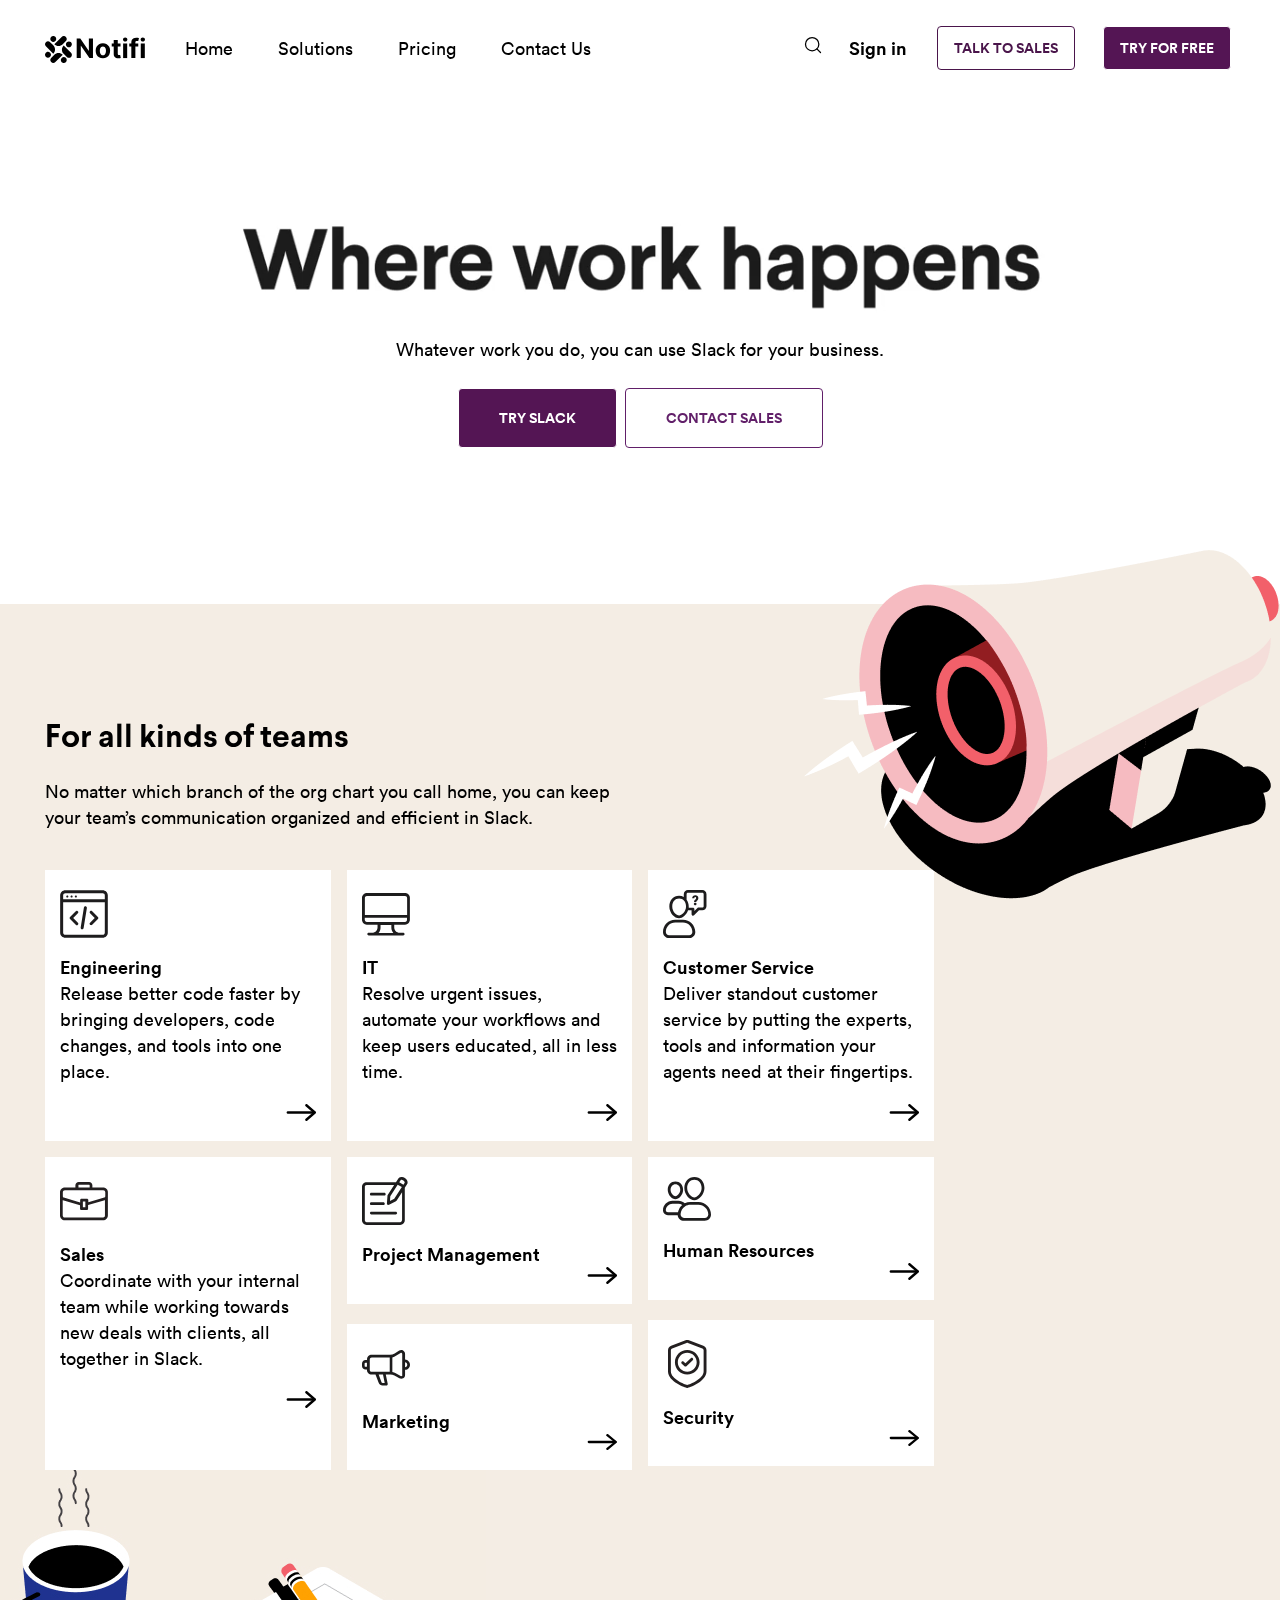
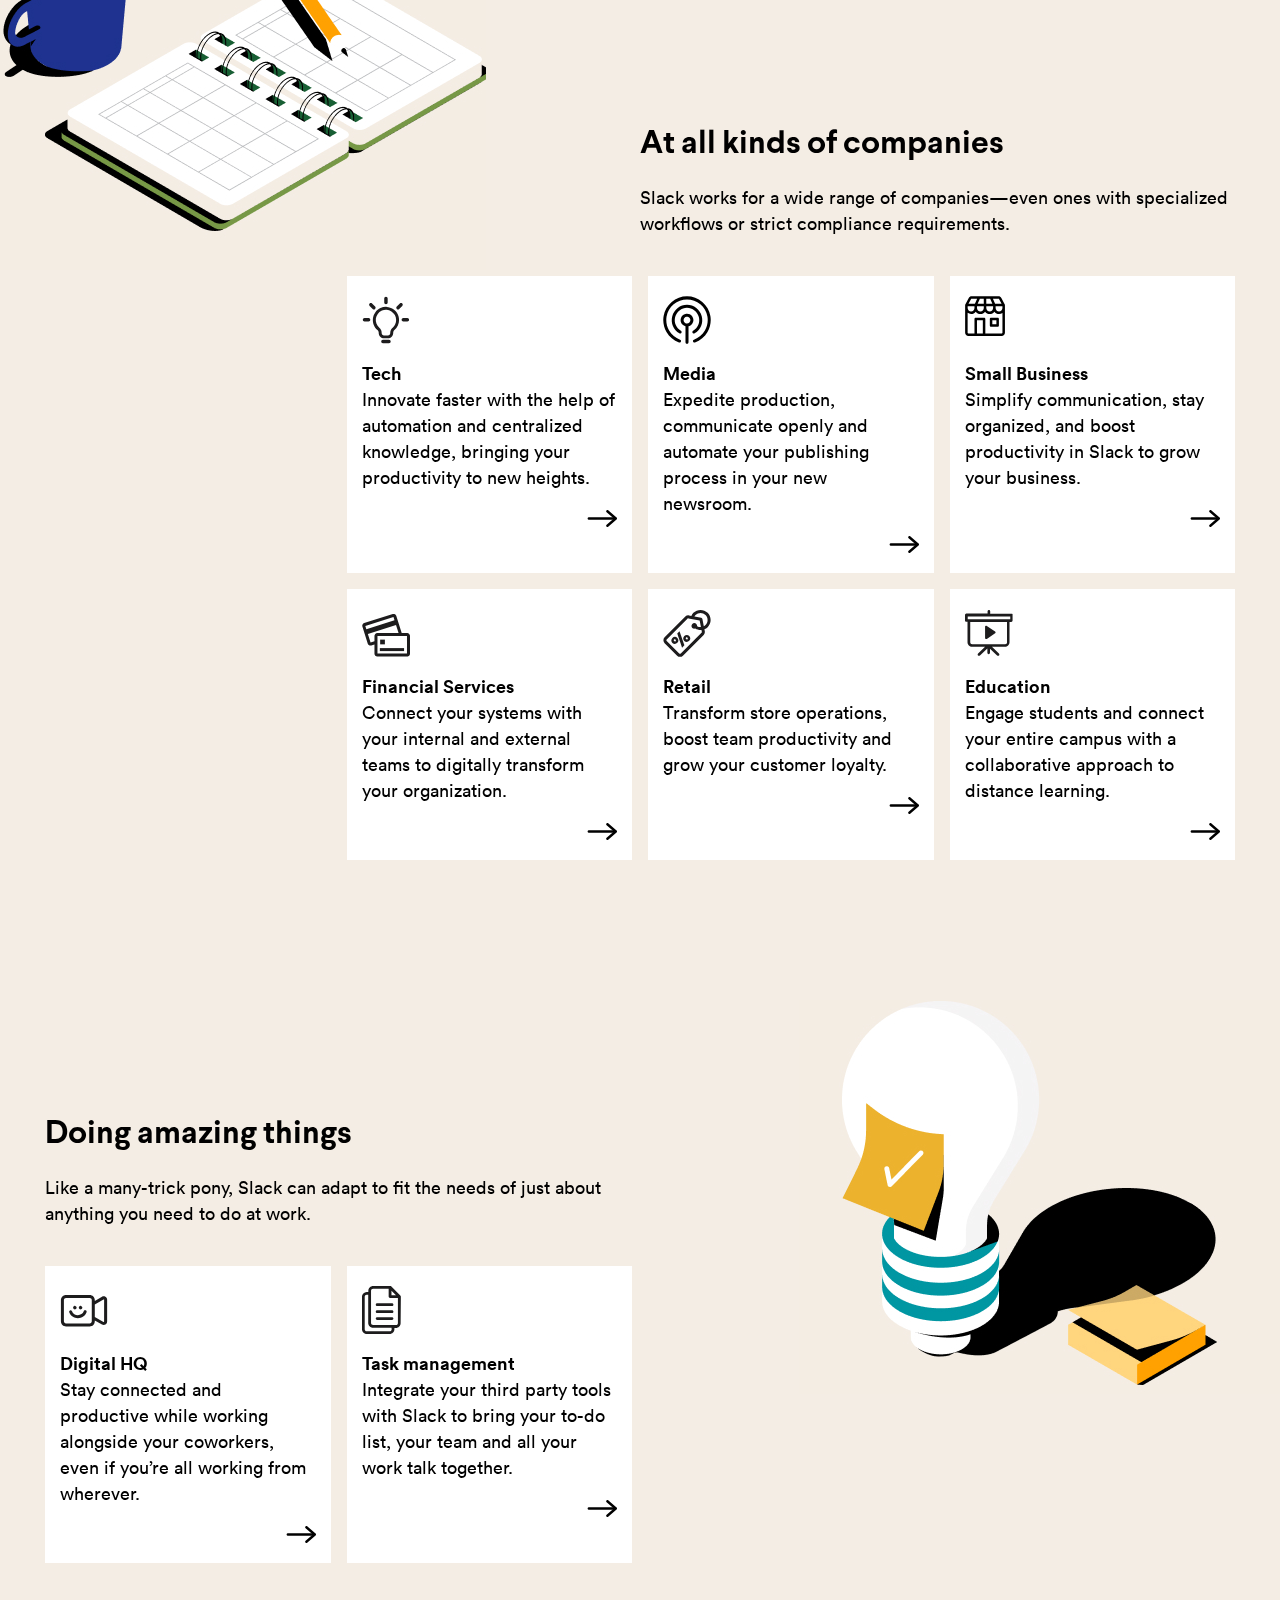
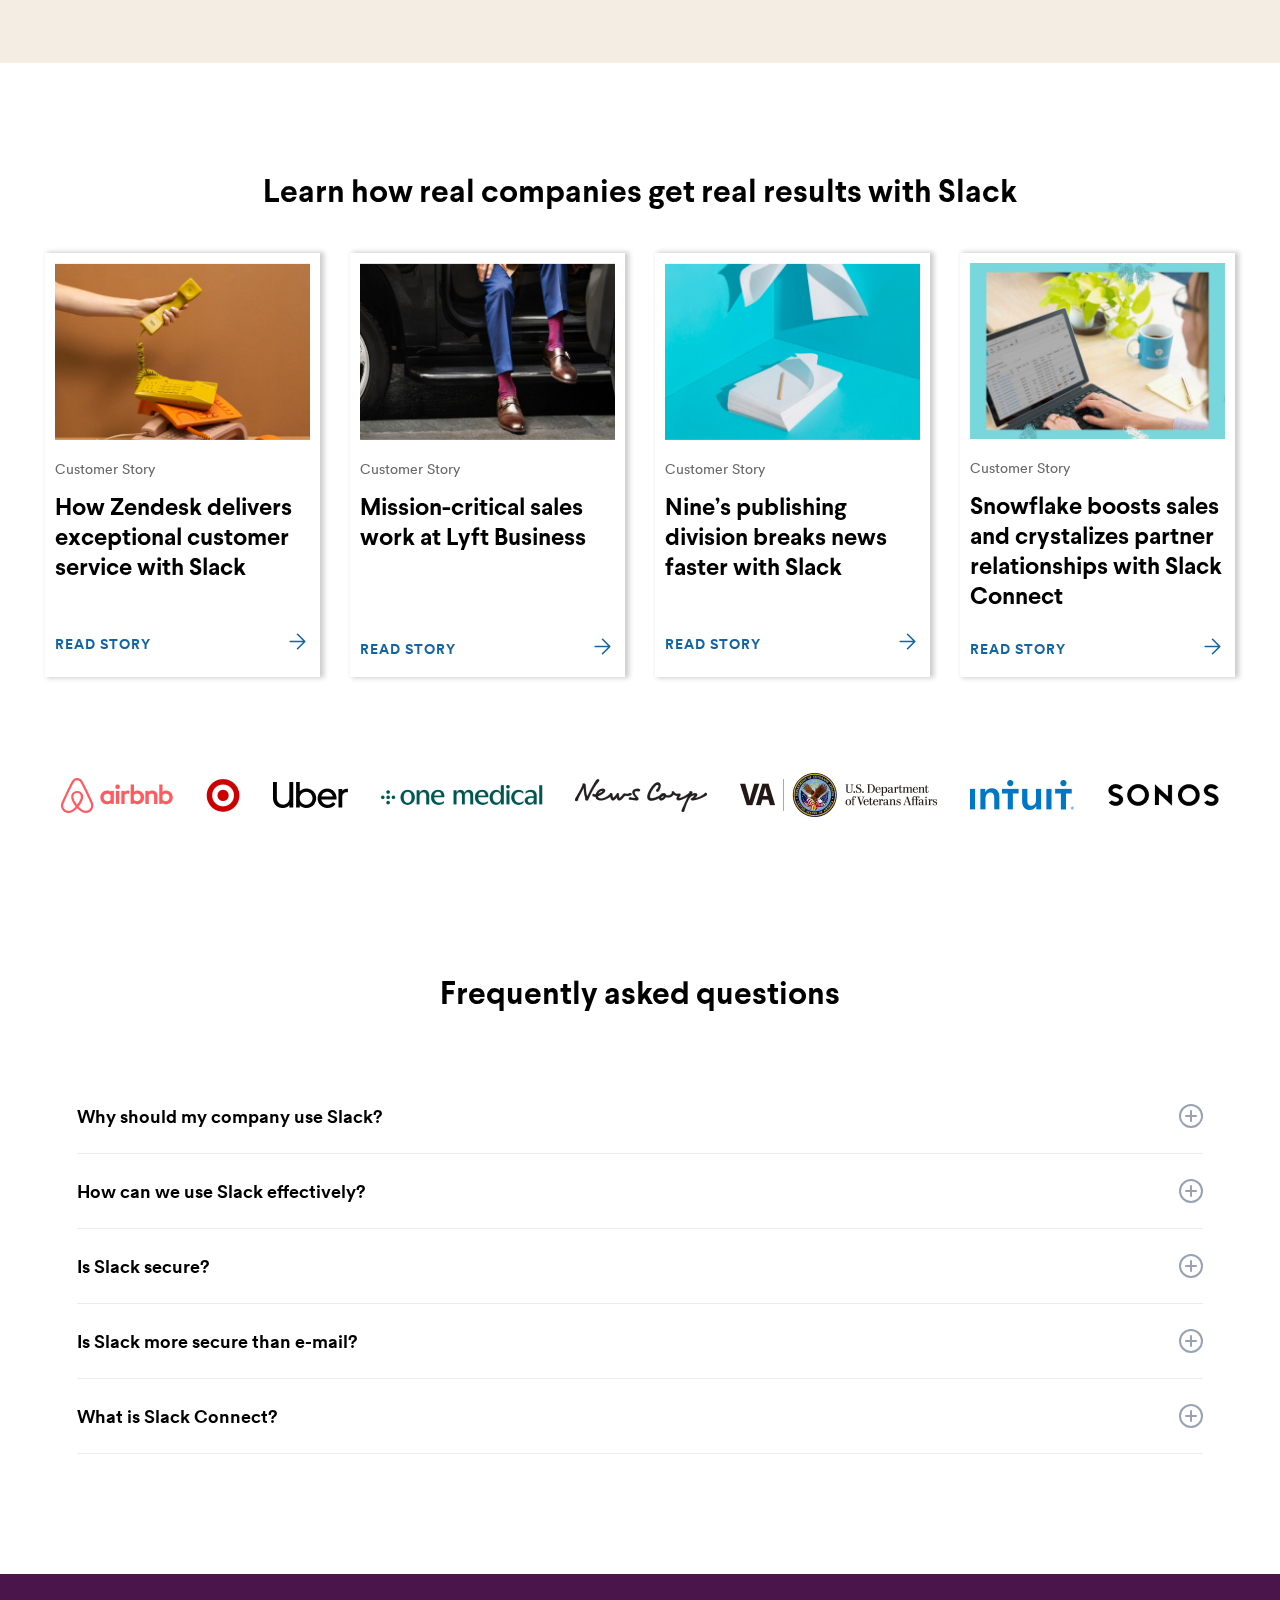
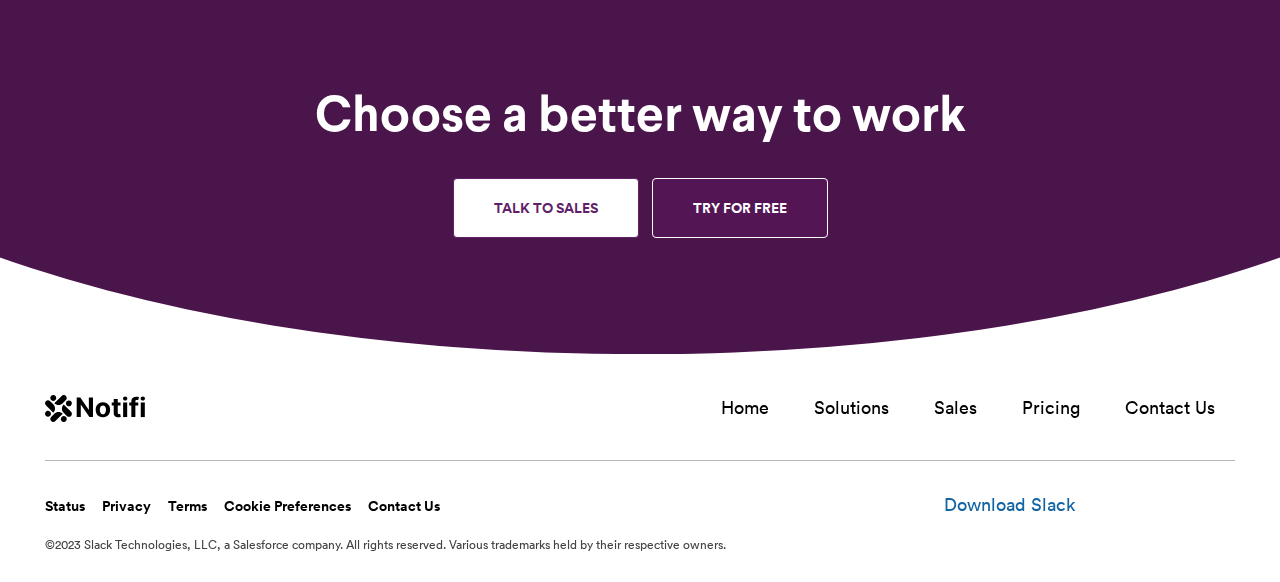
<file: solution.html>
<!DOCTYPE html><!--  Last Published: Wed Apr 26 2023 02:53:32 GMT+0000 (Coordinated Universal Time)  -->
<html data-wf-page="6437018cb9484be2aad7f455" data-wf-site="6437018cb9484bae37d7f447">
<head>
  <meta charset="utf-8">
  <title>Solutions</title>
  <meta content="Solutions" property="og:title">
  <meta content="Solutions" property="twitter:title">
  <meta content="width=device-width, initial-scale=1" name="viewport">
  <link href="css/normalize.css" rel="stylesheet" type="text/css">
  <link href="css/webflow.css" rel="stylesheet" type="text/css">
  <link href="css/slacksu.webflow.css" rel="stylesheet" type="text/css">
  <!-- [if lt IE 9]><script src="https://cdnjs.cloudflare.com/ajax/libs/html5shiv/3.7.3/html5shiv.min.js" type="text/javascript"></script><![endif] -->
  <script type="text/javascript">!function(o,c){var n=c.documentElement,t=" w-mod-";n.className+=t+"js",("ontouchstart"in o||o.DocumentTouch&&c instanceof DocumentTouch)&&(n.className+=t+"touch")}(window,document);</script>
  <link href="images/favicon.png" rel="shortcut icon" type="image/x-icon">
  <link href="images/webclip.png" rel="apple-touch-icon">
  <style>
  .w-nav-overlay {
    overflow: visible;
  }
.footer-1.wf-section {
    clip-path: ellipse(75% 100% at center top)!important;
}
  @media only screen and (min-width: 1367px) {
  .container-1230r{
    max-width:1230px!important;
    padding:0px!important;
    }
}
    .container-1230l{
    max-width:1230px!important;
    padding:0px!important;
    }
}
</style>
</head>
<body>
  <div class="header without-home wf-section">
    <div class="container-1230">
      <div class="div-block-9">
        <div class="div-block-10">
          <div>
            <a href="index.html" class="w-nav-brand"><img src="images/LOGO-black-01.svg" loading="lazy" width="100" alt=""></a>
          </div>
          <div>
            <div data-animation="default" data-collapse="medium" data-duration="400" data-easing="ease" data-easing2="ease" data-doc-height="1" role="banner" class="navbar-2 wh w-nav">
              <nav role="navigation" class="nav-menu w-nav-menu">
                <a href="index.html" class="nav-link wh w-nav-link">Home</a>
                <div data-hover="true" data-delay="300" class="dropdown w-dropdown">
                  <div class="nav-link gg w-dropdown-toggle">
                    <div class="wh">
                      <a href="solution.html" aria-current="page" class="link-4 w--current">Solutions</a>
                    </div>
                  </div>
                  <nav class="dropdown-list w-dropdown-list">
                    <a href="solutions/sales.html" class="nav-link w-dropdown-link">Sales</a>
                  </nav>
                </div>
                <a href="pricing.html" class="nav-link wh w-nav-link">Pricing</a>
                <a href="contact.html" class="nav-link wh w-nav-link">Contact Us</a>
              </nav>
              <div class="menu-button wh w-nav-button">
                <div class="icon wh w-icon-nav-menu"></div>
              </div>
            </div>
          </div>
        </div>
        <div class="div-block-11">
          <div class="html-embed-2 w-embed"><svg xmlns="http://www.w3.org/2000/svg" width="20" height="20" viewbox="0 0 24 24" fill="none" stroke="#000" stroke-width="1.5" stroke-linecap="round" stroke-linejoin="round">
              <circle cx="11" cy="11" r="8"></circle>
              <line x1="21" y1="21" x2="16.65" y2="16.65"></line>
            </svg></div><button class="user-log-in-log-out wh" data-wf-user-logout="Sign in" data-wf-user-login="Log in" type="button">Sign in</button>
          <a href="contact.html" class="button-fill hbb g w-button">TALK TO SALES</a>
          <a href="#" class="button hb w-button">TRY FOR FREE</a>
        </div>
      </div>
    </div>
  </div>
  <div class="section-11 wf-section">
    <div class="container-1230">
      <div>
        <div data-poster-url="https://uploads-ssl.webflow.com/64324e2fa50b9cffe35b7efd/643585c8bcb560a18df1c19c_top-solutions-d-poster-00001.jpg" data-video-urls="videos/top-solutions-d-transcode.mp4,videos/top-solutions-d-transcode.webm" data-autoplay="true" data-loop="true" data-wf-ignore="true" class="background-video-6 w-background-video w-background-video-atom"><video id="7dd15a2f-78d2-f7b8-7ba9-9758cd66e199-video" autoplay="" loop="" style="background-image:url(&quot;https://uploads-ssl.webflow.com/64324e2fa50b9cffe35b7efd/643585c8bcb560a18df1c19c_top-solutions-d-poster-00001.jpg&quot;)" muted="" playsinline="" data-wf-ignore="true" data-object-fit="cover">
            <source src="videos/top-solutions-d-transcode.mp4" data-wf-ignore="true">
            <source src="videos/top-solutions-d-transcode.webm" data-wf-ignore="true">
          </video></div>
        <div data-poster-url="https://uploads-ssl.webflow.com/64324e2fa50b9cffe35b7efd/6436194cc6fc9e27419eabb3_top-solutions-m-poster-00001.jpg" data-video-urls="videos/top-solutions-m-transcode.mp4,videos/top-solutions-m-transcode.webm" data-autoplay="true" data-loop="true" data-wf-ignore="true" class="background-video-6 m w-background-video w-background-video-atom"><video id="125cf8f3-c30a-b4e5-2418-584de25f2ef4-video" autoplay="" loop="" style="background-image:url(&quot;https://uploads-ssl.webflow.com/64324e2fa50b9cffe35b7efd/6436194cc6fc9e27419eabb3_top-solutions-m-poster-00001.jpg&quot;)" muted="" playsinline="" data-wf-ignore="true" data-object-fit="cover">
            <source src="videos/top-solutions-m-transcode.mp4" data-wf-ignore="true">
            <source src="videos/top-solutions-m-transcode.webm" data-wf-ignore="true">
          </video></div>
        <p class="paragraph-8">Whatever work you do, you can use Slack for your business.</p>
        <div class="div-block-26">
          <a href="#" class="button-fill w-button">TRY SLACK</a>
          <a href="contact.html" class="button w-button">CONTACT SALES</a>
        </div>
      </div>
    </div>
  </div>
  <div class="section-12 wf-section">
    <div class="container-1230">
      <div>
        <div class="div-block-27">
          <div class="div-block-29">
            <h2 class="heading-11">For all kinds of teams</h2>
            <p class="paragraph-10">No matter which branch of the org chart you call home, you can keep your team’s communication organized and efficient in Slack.</p><img src="images/img-all-kinds-of-teams.png" loading="lazy" alt="" class="image-5">
          </div>
          <div class="w-layout-grid grid-3">
            <a href="#" class="link-block _2 _20 w-inline-block">
              <div class="w-embed"><svg width="48" height="48" viewbox="0 0 48 48" fill="none" xmlns="http://www.w3.org/2000/svg" class="c-feature-tile--icon">
                  <path d="M42.66 0.216064H5.30401C3.93867 0.216064 2.62926 0.758442 1.66382 1.72388C0.698383 2.68932 0.156006 3.99873 0.156006 5.36406V42.7201C0.156006 44.0854 0.698383 45.3948 1.66382 46.3603C2.62926 47.3257 3.93867 47.8681 5.30401 47.8681H42.66C44.0253 47.8681 45.3348 47.3257 46.3002 46.3603C47.2656 45.3948 47.808 44.0854 47.808 42.7201V5.36406C47.808 3.99873 47.2656 2.68932 46.3002 1.72388C45.3348 0.758442 44.0253 0.216064 42.66 0.216064V0.216064ZM5.30401 3.21606H42.66C42.9421 3.21606 43.2214 3.27162 43.482 3.37957C43.7426 3.48752 43.9794 3.64574 44.1789 3.8452C44.3783 4.04466 44.5366 4.28145 44.6445 4.54206C44.7524 4.80267 44.808 5.08199 44.808 5.36406V9.24006H3.15601V5.36406C3.15601 4.79438 3.38231 4.24803 3.78514 3.8452C4.18797 3.44237 4.73432 3.21606 5.30401 3.21606ZM42.66 44.8681H5.30401C4.73432 44.8681 4.18797 44.6418 3.78514 44.2389C3.38231 43.8361 3.15601 43.2897 3.15601 42.7201V12.2401H44.808V42.7201C44.808 43.2897 44.5817 43.8361 44.1789 44.2389C43.776 44.6418 43.2297 44.8681 42.66 44.8681Z" fill="#1D1C1D"></path>
                  <path d="M17.892 21.2041C17.7526 21.0644 17.5871 20.9536 17.4049 20.878C17.2226 20.8024 17.0273 20.7634 16.83 20.7634C16.6327 20.7634 16.4373 20.8024 16.2551 20.878C16.0728 20.9536 15.9073 21.0644 15.768 21.2041L10.056 26.9161C9.91629 27.0554 9.80546 27.221 9.72984 27.4032C9.65422 27.5854 9.6153 27.7808 9.6153 27.9781C9.6153 28.1754 9.65422 28.3708 9.72984 28.553C9.80546 28.7352 9.91629 28.9008 10.056 29.0401L15.768 34.8001C15.9078 34.9411 16.0741 35.053 16.2575 35.1292C16.4408 35.2054 16.6374 35.2445 16.836 35.2441C17.0329 35.2456 17.2281 35.207 17.4096 35.1307C17.5912 35.0543 17.7553 34.9419 17.892 34.8001C18.0313 34.6618 18.1419 34.4973 18.2173 34.316C18.2928 34.1348 18.3316 33.9404 18.3316 33.7441C18.3316 33.5478 18.2928 33.3534 18.2173 33.1722C18.1419 32.9909 18.0313 32.8264 17.892 32.6881L13.2 27.9841L17.856 23.3161C17.9977 23.1802 18.1111 23.0176 18.1897 22.8376C18.2682 22.6577 18.3104 22.4639 18.3137 22.2676C18.3171 22.0713 18.2815 21.8762 18.2092 21.6937C18.1368 21.5112 18.029 21.3448 17.892 21.2041Z" fill="#1D1C1D"></path>
                  <path d="M32.184 21.204C31.9039 20.9239 31.5241 20.7666 31.128 20.7666C30.7319 20.7666 30.3521 20.9239 30.072 21.204C29.7919 21.4841 29.6346 21.8639 29.6346 22.26C29.6346 22.6561 29.7919 23.0359 30.072 23.316L34.728 27.984L30.072 32.64C29.9327 32.7783 29.8221 32.9428 29.7466 33.1241C29.6712 33.3053 29.6323 33.4997 29.6323 33.696C29.6323 33.8923 29.6712 34.0867 29.7466 34.2679C29.8221 34.4492 29.9327 34.6137 30.072 34.752C30.2095 34.8928 30.3737 35.0047 30.5551 35.081C30.7364 35.1574 30.9312 35.1968 31.128 35.1968C31.3248 35.1968 31.5196 35.1574 31.7009 35.081C31.8823 35.0047 32.0465 34.8928 32.184 34.752L37.908 29.04C38.0477 28.9007 38.1585 28.7351 38.2341 28.5529C38.3097 28.3707 38.3487 28.1753 38.3487 27.978C38.3487 27.7807 38.3097 27.5853 38.2341 27.4031C38.1585 27.2209 38.0477 27.0553 37.908 26.916L32.184 21.204Z" fill="#1D1C1D"></path>
                  <path d="M25.632 16.356C25.246 16.2928 24.8505 16.3829 24.53 16.6071C24.2094 16.8312 23.9891 17.1718 23.916 17.556L20.688 37.596C20.6248 37.982 20.7149 38.3775 20.939 38.6981C21.1632 39.0186 21.5037 39.2389 21.888 39.312H22.128C22.4769 39.3163 22.8163 39.1988 23.0879 38.9798C23.3595 38.7607 23.5462 38.4539 23.616 38.112L26.88 18.072C26.9108 17.8774 26.9029 17.6786 26.8568 17.487C26.8108 17.2955 26.7274 17.1148 26.6115 16.9555C26.4956 16.7961 26.3495 16.6612 26.1814 16.5583C26.0133 16.4554 25.8266 16.3867 25.632 16.356V16.356Z" fill="#1D1C1D"></path>
                  <path d="M7.30801 7.58402C7.51212 7.58402 7.71165 7.5235 7.88136 7.4101C8.05107 7.2967 8.18334 7.13552 8.26145 6.94695C8.33956 6.75838 8.36 6.55088 8.32018 6.35069C8.28036 6.1505 8.18207 5.96661 8.03775 5.82229C7.89342 5.67796 7.70953 5.57967 7.50934 5.53985C7.30916 5.50003 7.10166 5.52047 6.91308 5.59858C6.72451 5.67669 6.56333 5.80896 6.44993 5.97867C6.33654 6.14838 6.27601 6.34791 6.27601 6.55202C6.2744 6.68799 6.3 6.82291 6.35129 6.94885C6.40258 7.07478 6.47854 7.18919 6.57469 7.28534C6.67084 7.38149 6.78525 7.45745 6.91119 7.50874C7.03712 7.56004 7.17204 7.58563 7.30801 7.58402V7.58402Z" fill="#1D1C1D"></path>
                  <path d="M11.58 7.58402C11.7841 7.58402 11.9836 7.5235 12.1533 7.4101C12.323 7.2967 12.4553 7.13552 12.5334 6.94695C12.6115 6.75838 12.632 6.55088 12.5922 6.35069C12.5523 6.1505 12.454 5.96661 12.3097 5.82229C12.1654 5.67796 11.9815 5.57967 11.7813 5.53985C11.5811 5.50003 11.3736 5.52047 11.1851 5.59858C10.9965 5.67669 10.8353 5.80896 10.7219 5.97867C10.6085 6.14838 10.548 6.34791 10.548 6.55202C10.5464 6.68799 10.572 6.82291 10.6233 6.94885C10.6746 7.07478 10.7505 7.18919 10.8467 7.28534C10.9428 7.38149 11.0572 7.45745 11.1832 7.50874C11.3091 7.56004 11.444 7.58563 11.58 7.58402V7.58402Z" fill="#1D1C1D"></path>
                  <path d="M15.852 7.58402C16.0561 7.58402 16.2556 7.5235 16.4254 7.4101C16.5951 7.2967 16.7273 7.13552 16.8055 6.94695C16.8836 6.75838 16.904 6.55088 16.8642 6.35069C16.8244 6.1505 16.7261 5.96661 16.5817 5.82229C16.4374 5.67796 16.2535 5.57967 16.0533 5.53985C15.8532 5.50003 15.6457 5.52047 15.4571 5.59858C15.2685 5.67669 15.1073 5.80896 14.9939 5.97867C14.8805 6.14838 14.82 6.34791 14.82 6.55202C14.82 6.82572 14.9287 7.08822 15.1223 7.28176C15.3158 7.47529 15.5783 7.58402 15.852 7.58402Z" fill="#1D1C1D"></path>
                </svg></div>
              <h4 class="heading-5 _2 k">Engineering</h4>
              <p class="paragraph-9">Release better code faster by bringing developers, code changes, and tools into one place.</p><img src="images/download.svg" loading="lazy" width="30" alt="" class="image-4">
            </a>
            <a href="#" class="link-block _2 _20 w-inline-block">
              <div class="w-embed"><svg fill="none" height="48" viewbox="0 0 48 48" width="48" xmlns="http://www.w3.org/2000/svg" class="c-feature-tile--icon">
                  <path d="m43.0504 3h-38.21587c-2.64748 0-4.83453 2.18705-4.83453 4.83453v21.98557c0 2.6475 2.18705 4.8346 4.83453 4.8346h10.70507v2.7626c0 2.8777-2.4173 5.2949-5.295 5.2949h-3.56834c-.80576 0-1.3813.6907-1.3813 1.3813 0 .6907.69065 1.3813 1.3813 1.3813h34.53234c.8058 0 1.3813-.6906 1.3813-1.3813 0-.6906-.6906-1.3813-1.3813-1.3813h-3.6834c-2.8777 0-5.295-2.4172-5.295-5.2949v-2.7626h10.8202c2.6474 0 4.8345-2.1871 4.8345-4.8346v-21.98557c.1151-2.64748-2.0719-4.83453-4.8345-4.83453zm-38.21587 2.8777h38.21587c1.151 0 2.0719.92086 2.0719 2.07194v17.15106h-42.2446v-17.26617c0-1.03597.92086-1.95683 1.95683-1.95683zm26.47487 37.0647h-14.7339c1.2662-1.3812 1.9569-3.3381 1.9569-5.2949v-2.7626h10.8201v2.7626c0 1.9568.8058 3.7985 1.9569 5.2949zm11.741-11.0503h-38.21587c-1.15108 0-2.07194-.9209-2.07194-2.072v-2.0719h42.24461v2.0719c.1151 1.1511-.8058 2.072-1.9568 2.072z" fill="#1d1c1d"></path>
                </svg></div>
              <h4 class="heading-5 _2 k">IT</h4>
              <p class="paragraph-9">Resolve urgent issues, automate your workflows and keep users educated, all in less time.</p><img src="images/download.svg" loading="lazy" width="30" alt="" class="image-4">
            </a>
            <a href="#" class="link-block _2 _20 w-inline-block">
              <div class="w-embed"><svg fill="none" height="48" viewbox="0 0 48 48" width="48" xmlns="http://www.w3.org/2000/svg" class="c-feature-tile--icon">
                  <g fill="#1d1c1d">
                    <path d="m19.9906 29.7035h-7.793c-6.77642 0-12.1976 5.4212-12.1976 12.1976 0 3.3883 2.71059 6.0989 6.09882 6.0989h20.10358c3.3882 0 6.0988-2.7106 6.0988-6.0989-.113-6.7764-5.5341-12.1976-12.3106-12.1976zm6.2118 15.4729h-20.10358c-1.80706 0-3.27529-1.4682-3.27529-3.2753 0-5.1953 4.17882-9.3741 9.37407-9.3741h7.793c5.1953 0 9.3741 4.1788 9.3741 9.3741 0 1.8071-1.3553 3.2753-3.1623 3.2753z"></path>
                    <path d="m39.3035 0h-14.3435c-2.2588 0-4.1788 1.92-4.1788 4.17882v2.82353c-1.3553-.79059-2.9365-1.24235-4.7436-1.24235-5.647 0-9.71289 4.5176-9.71289 10.7294 0 6.5506 5.30819 11.8588 9.71289 11.8588 3.3883 0 7.4542-3.5011 9.0353-8.0188h3.5012v3.953c0 .5647.3388 1.1294.9035 1.3552.2259.113.3389.113.5648.113.3388 0 .6776-.113 1.0164-.4518l4.9694-4.9694h3.2753c2.2589 0 4.1789-1.92 4.1789-4.1788v-11.97178c0-2.25882-1.92-4.17882-4.1789-4.17882zm-23.1529 25.5247c-2.7106 0-6.88942-3.84-6.88942-9.0353 0-4.6306 2.82352-7.90587 6.88942-7.90587s6.8894 3.27527 6.8894 7.90587c0 5.1953-4.6306 9.0353-6.8894 9.0353zm24.5082-9.2612c0 .7906-.5647 1.3553-1.3553 1.3553h-3.84c-.3388 0-.6776.113-1.0164.4518l-3.0495 3.0494v-2.0329c0-.7906-.6776-1.3553-1.3552-1.3553h-4.2918c0-.3389 0-.6777 0-1.0165 0-2.7106-.7906-5.1953-2.1459-7.00236v-5.53412c0-.79058.5647-1.35529 1.3553-1.35529h14.3435c.7906 0 1.3553.56471 1.3553 1.35529z"></path>
                    <path d="m32.3012 5.19531c-1.6941 0-3.0494 1.12941-3.1624 2.93647h2.1459c0-.67764.4518-1.12941 1.0165-1.12941s.9035.33882.9035 1.01647c0 1.58118-2.1459 1.69412-2.1459 3.72706v.3388h2.2588v-.2259c0-1.2423 2.033-1.3553 2.033-3.9529 0-1.69412-1.3553-2.71059-3.0494-2.71059z"></path>
                    <path d="m32.1882 12.7623c-.6776 0-1.3553.5647-1.3553 1.2424 0 .6776.5647 1.2423 1.3553 1.2423s1.3553-.5647 1.3553-1.2423c0-.6777-.6776-1.2424-1.3553-1.2424z"></path>
                  </g>
                </svg></div>
              <h4 class="heading-5 _2 k">Customer Service</h4>
              <p class="paragraph-9">Deliver standout customer service by putting the experts, tools and information your agents need at their fingertips.</p><img src="images/download.svg" loading="lazy" width="30" alt="" class="image-4">
            </a>
            <div id="w-node-c61a7883-6089-68b1-656f-f55757ffd7d6-aad7f455"></div>
            <a href="#" class="link-block _2 _20 w-inline-block">
              <div class="w-embed"><svg fill="none" height="48" viewbox="0 0 48 48" width="48" xmlns="http://www.w3.org/2000/svg" class="c-feature-tile--icon">
                  <path d="m43.1321 10.5472h-10.7547v-2.26418c0-1.81132-1.4717-3.28302-3.2831-3.28302h-10.4151c-1.8113 0-3.283 1.4717-3.283 3.28302v2.26418h-10.64148c-2.60378 0-4.75472 2.1509-4.75472 4.7547v3.9623 19.132c0 2.6038 2.15094 4.7547 4.75472 4.7547h38.37738c2.6037 0 4.7547-2.1509 4.7547-4.7547v-19.132-3.9623c.1132-2.6038-2.0377-4.7547-4.7547-4.7547zm-24.7925-2.26418c0-.22642.2264-.45283.4529-.45283h10.415c.2265 0 .4529.22641.4529.45283v2.26418h-11.2076v-2.26418zm-15.50941 7.01888c0-1.1321.90566-2.0377 2.03773-2.0377h38.37738c1.1321 0 2.0377.9056 2.0377 2.0377v3.9623c0 .566-.4528 1.132-1.0189 1.3584l-15.9622 4.6415v-2.1509c0-.7924-.6793-1.3585-1.3585-1.3585h-5.434c-.7924 0-1.3585.6793-1.3585 1.3585v2.2642l-16.30184-4.7548c-.56604-.1132-1.01887-.6792-1.01887-1.3584zm20.03771 11.8868v-2.717h2.4906v2.6038 3.283h-2.4906zm20.2642 13.2453h-38.37738c-1.13208 0-2.03774-.9057-2.03774-2.0378v-15.1698c.11321 0 .11321.1132.22642.1132l17.0943 4.8679v3.5095c0 .7924.6793 1.3585 1.3585 1.3585h5.3208c.7924 0 1.3585-.6793 1.3585-1.3585v-3.6227l16.6415-4.8679c.1132 0 .1132 0 .2264-.1132v15.1698c.2264 1.3585-.6793 2.151-1.8113 2.151z" fill="#231f20"></path>
                </svg></div>
              <h4 class="heading-5 _2 k">Sales</h4>
              <p class="paragraph-9">Coordinate with your internal team while working towards new deals with clients, all together in Slack.</p><img src="images/download.svg" loading="lazy" width="30" alt="" class="image-4">
            </a>
            <div id="w-node-b57c131c-135b-e8c8-e2e0-95645559be40-aad7f455">
              <a href="#" class="link-block _2 _20 block w-inline-block">
                <div class="w-embed"><svg fill="none" height="48" viewbox="0 0 48 48" width="48" xmlns="http://www.w3.org/2000/svg" xmlns:xlink="http://www.w3.org/1999/xlink" class="c-feature-tile--icon">
                    <g clip-path="url(#a)" fill="#1d1c1d">
                      <path d="m9.28302 18.566h13.01888c.7924 0 1.3585-.6793 1.3585-1.3585 0-.6793-.6793-1.3585-1.3585-1.3585h-13.01888c-.79245 0-1.35849.6792-1.35849 1.3585 0 .6792.56604 1.3585 1.35849 1.3585z"></path>
                      <path d="m9.28302 28.0755h12.11318c.7925 0 1.3585-.6792 1.3585-1.3585 0-.6792-.6792-1.3585-1.3585-1.3585h-12.11318c-.79245 0-1.35849.6793-1.35849 1.3585 0 .6793.56604 1.3585 1.35849 1.3585z"></path>
                      <path d="m9.28302 34.6415c-.79245 0-1.35849.6792-1.35849 1.3585 0 .7924.67925 1.4717 1.35849 1.4717h24.45278c.7925 0 1.3585-.6793 1.3585-1.4717 0-.7925-.6792-1.3585-1.3585-1.3585z"></path>
                      <path d="m42.9057 1.01885c-2.4906-1.584902-5.434-1.358486-6.6793.67925l-2.2641 3.50943h-29.32079c-2.60377 0-4.64151 2.03774-4.64151 4.64151v33.50946c0 2.6037 2.03774 4.6415 4.64151 4.6415h33.50939c2.6038 0 4.6416-2.0378 4.6416-4.6415v-32.4906l2.2641-3.50942c1.2453-1.92453.3396-4.75472-2.1509-6.33963zm-7.2453 6.67925 4.1887 2.3774-7.585 11.7735-4.3018 2.2642.3396-4.8679zm5.6604-4.30189c1.132.79246 1.5849 1.92453 1.3584 2.37736l-1.2452 1.92453-4.1887-2.37736 1.3585-2.15094c.3396-.45283 1.5849-.45283 2.717.22641zm-1.3585 39.96229c0 1.0188-.7925 1.8113-1.8114 1.8113h-33.50939c-1.01887 0-1.81132-.7925-1.81132-1.8113v-33.50946c0-1.01887.79245-1.81132 1.81132-1.81132h27.50939l-6.4528 9.96228c-.1132.2264-.2264.4528-.2264.6792l-.566 7.8113c0 .5661.2264 1.0189.6792 1.2453.2264.1132.4528.2264.7925.2264.2264 0 .4528 0 .6792-.1132l6.9057-3.6226c.2264-.1132.4528-.2264.566-.4528l5.5472-8.4906v28.0755z"></path>
                    </g>
                  </svg></div>
                <h4 class="heading-5 _2 k">Project Management</h4><img src="images/download.svg" loading="lazy" width="30" alt="" class="image-4">
              </a>
              <a href="#" class="link-block _2 _20 block a w-inline-block">
                <div class="w-embed"><svg fill="none" height="48" viewbox="0 0 48 48" width="48" xmlns="http://www.w3.org/2000/svg" class="c-feature-tile--icon">
                    <path d="m48 20.7268c0-2.8493-2.1918-5.0411-4.9315-5.2603v-5.589c0-1.42465-.7671-2.63013-1.9726-3.39726-1.2055-.65753-2.7397-.65753-3.8356.10959l-4.6028 2.95891c-1.4246.87666-3.0685 1.31506-4.6027 1.31506h-18.41096c-2.52055 0-4.60274 2.0822-4.60274 4.7123v.4384h-1.53425c-1.86301 0-3.50685 1.6438-3.50685 3.6164v2.411c0 1.9726 1.64384 3.5068 3.50685 3.5068h1.42466v.4384c0 2.5205 2.08219 4.6027 4.60274 4.6027h3.83565c.1096 0 .2191 0 .2191.1096l3.1781 8.3288c.548 1.5342 2.0822 2.5205 3.7261 2.5205h3.8356c.4383 0 .7671-.2191 1.0959-.5479.2191-.3288.3287-.7671.3287-1.0959l-1.9726-9.4247h1.4247.2192 2.8493c1.4246 0 2.8493.4384 4.1644 1.0959l4.9315 2.7398c1.2054.6575 2.6301.6575 3.8356 0 1.2055-.6576 1.863-1.9726 1.863-3.3973v-5.1507c2.7397.1096 4.9315-2.1918 4.9315-5.0411zm-44.49315 2.0822c-.43836 0-.87671-.3288-.87671-.8767v-2.411c0-.4383.32876-.8767.87671-.8767h1.42466v4.0548h-1.42466zm4.27397 3.1781v-1.863-6.7945-1.7535c0-1.0959.87671-1.9726 1.9726-1.9726h17.97258v14.2466h-4.1644c-.1095 0-.3287 0-.4383 0h-9.5343-3.94516c-.98631.1096-1.86302-.7671-1.86302-1.863zm13.26028 4.8219 1.6438 8.1096h-2.0822c-.5479 0-.9863-.3288-1.0959-.7671l-2.8493-7.5617h4.4932c-.1096.1096-.1096.2192-.1096.2192zm19.2877.3288c0 .5479-.3288.8767-.548.8767-.1096.1096-.5479.3288-1.0959 0l-4.9315-2.7397c-1.0959-.548-2.1918-.9863-3.3972-1.2055v-14.6849c1.315-.3288 2.5205-.7672 3.6164-1.5343l4.6027-2.9589c.4384-.32877.8768-.10959 1.0959 0 .2192.10959.548.32877.548.9863v21.2603zm2.7397-7.8904v-4.9315c1.2055.1095 2.1918 1.2054 2.1918 2.5205s-.9863 2.3014-2.1918 2.411z" fill="#1d1c1d"></path>
                  </svg></div>
                <h4 class="heading-5 _2 k">Marketing</h4><img src="images/download.svg" loading="lazy" width="30" alt="" class="image-4">
              </a>
            </div>
            <div id="w-node-e8e17585-3a71-e51a-b031-8676e01e295d-aad7f455">
              <a href="#" class="link-block _2 _20 block w-inline-block">
                <div class="w-embed"><svg fill="none" height="44" viewbox="0 0 48 44" width="48" xmlns="http://www.w3.org/2000/svg" xmlns:xlink="http://www.w3.org/1999/xlink" class="c-feature-tile--icon">
                    <g clip-path="url(#a)" fill="#1d1c1d">
                      <path d="m35.4635 24.96h-8.1317c-1.92 0-3.84.4518-5.5342 1.2424-1.6941-1.5812-4.0658-2.4847-6.4376-2.4847h-5.87294c-5.1953 0-9.48706 4.2917-9.48706 9.487 0 2.7106 2.25882 4.9694 4.96941 4.9694h9.71299c.3388 3.1624 2.9364 5.6471 6.2117 5.6471h20.8941c3.5012 0 6.2118-2.8235 6.2118-6.2118 0-7.0023-5.6471-12.6494-12.5365-12.6494zm-32.63997 8.3577c0-3.7271 3.04941-6.6636 6.66353-6.6636h5.87294c1.4682 0 2.8235.4518 3.9529 1.2424-.7905.6776-1.5811 1.4682-2.2588 2.3717-.2259.2259-.3388.5647-.5647.9036v.1129c-.2259.3388-.3388.5647-.4518.9035v.113c-.1129.3388-.2258.6776-.4517.9035v.113c-.113.3388-.2259.6776-.3388 1.0164-.113.3388-.2259.6777-.2259 1.0165h-10.05179c-1.24235 0-2.14588-.9035-2.14588-2.0329zm38.96467 7.68h-20.7811c-1.92 0-3.3883-1.5812-3.3883-3.3883 0-.2259 0-.4517 0-.6776.2259-3.1624 1.92-5.9859 4.6306-7.68 1.4682-.9036 3.1624-1.4683 5.0824-1.4683h8.1317c5.4212 0 9.8259 4.4047 9.8259 9.8259-.1129 1.92-1.5812 3.3883-3.5012 3.3883z"></path>
                      <path d="m31.3976 23.2659c4.4048 0 10.0518-5.76 10.0518-12.1977 0-6.43761-4.1788-11.0682-10.0518-11.0682-5.76 0-10.0517 4.63059-10.0517 11.0682 0 6.7765 5.5341 12.1977 10.0517 12.1977zm0-20.44237c4.1789 0 7.2283 3.38823 7.2283 8.24467 0 5.3083-4.7435 9.3742-7.2283 9.3742-2.8235 0-7.2282-4.0659-7.2282-9.3742 0-4.85644 2.9365-8.24467 7.2282-8.24467z"></path>
                      <path d="m12.4235 22.1365c3.3883 0 7.68-4.2917 7.68-9.2612 0-4.85642-3.1623-8.3576-7.68-8.3576-4.51762 0-7.67997 3.50118-7.67997 8.3576.11294 5.0824 4.29176 9.2612 7.67997 9.2612zm0-14.90821c2.8236 0 4.8565 2.25882 4.8565 5.53411 0 3.5012-3.1624 6.4377-4.8565 6.4377-1.92 0-4.85644-2.8236-4.85644-6.4377.11294-3.16235 2.03294-5.53411 4.85644-5.53411z"></path>
                    </g>
                  </svg></div>
                <h4 class="heading-5 _2 k"><strong>Human Resources</strong></h4><img src="images/download.svg" loading="lazy" width="30" alt="" class="image-4">
              </a>
              <a href="#" class="link-block _2 _20 block a w-inline-block">
                <div class="w-embed"><svg fill="none" class="c-feature-tile--icon" height="48" viewbox="0 0 48 48" width="48" xmlns="http://www.w3.org/2000/svg">
                    <g fill="#231f20">
                      <path d="m24.2506 9.92429c-6.7964 0-12.3277 5.53141-12.3277 12.32771 0 6.7964 5.5313 12.3278 12.3277 12.3278s12.3277-5.5314 12.3277-12.3278c0-6.7963-5.5313-12.32771-12.3277-12.32771zm0 21.79201c-5.2209 0-9.4528-4.2434-9.4528-9.4528s4.2434-9.4528 9.4528-9.4528 9.4528 4.2434 9.4528 9.4528-4.2434 9.4528-9.4528 9.4528z"></path>
                      <path d="m27.7811 18.2271-5.3359 4.9794-1.7595-1.5754c-.5979-.529-1.5064-.4715-2.0354.115-.529.598-.4715 1.5064.115 2.0354l2.7369 2.4495c.276.2415.6095.368.9545.368.3565 0 .7015-.1265.9775-.391l6.2904-5.8764c.5749-.5405.6094-1.449.069-2.0355-.529-.5749-1.4375-.6094-2.0125-.069z"></path>
                      <path d="m40.3273 5.69238-14.3632-5.381886c-1.104-.413992-2.323-.413992-3.427 0l-14.36317 5.381886c-1.89746.71299-3.17393 2.55295-3.17393 4.57692v20.9525c0 10.7753 18.0546 16.4792 18.8251 16.7092.138.046.276.069.4255.069s.2875-.023.4255-.069c.7705-.2415 18.8251-5.9339 18.8251-16.7092v-20.9525c0-2.02397-1.2765-3.86393-3.1739-4.57692zm.299 25.54092c0 7.8774-13.7653 12.9373-16.3757 13.8228-2.6104-.8855-16.37566-5.9454-16.37566-13.8228v-20.964c0-.8395.52899-1.58698 1.31097-1.88597l14.36319-5.38189c.23-.0805.4715-.1265.7015-.1265.2415 0 .483.046.7015.1265l14.3632 5.38189c.782.28749 1.311 1.04647 1.311 1.88597z"></path>
                    </g>
                  </svg></div>
                <h4 class="heading-5 _2 k">Security</h4><img src="images/download.svg" loading="lazy" width="30" alt="" class="image-4">
              </a>
            </div>
            <div id="w-node-acc28728-a221-14d3-ec67-5d8bbcf849b4-aad7f455"></div>
          </div>
        </div>
        <div class="div-block-28"></div>
        <div class="div-block-27">
          <div class="left">
            <h2 class="heading-11">At all kinds of companies</h2>
            <p class="paragraph-10">Slack works for a wide range of companies—even ones with specialized workflows or strict compliance requirements.</p><img src="images/img-all-kinds-of-companies.jpg" loading="lazy" alt="" class="image-5 l">
          </div>
          <div class="w-layout-grid grid-3">
            <div id="w-node-c5b6d0ff-29c0-e7b5-a42f-4a4ca6182597-aad7f455"></div>
            <a href="#" class="link-block _2 _20 w-inline-block">
              <div class="w-embed"><svg class="c-feature-tile--icon" width="48" height="48" fill="none" xmlns="http://www.w3.org/2000/svg" viewbox="0 0 48 49">
                  <g>
                    <path clip-rule="evenodd" d="m22.202 2.57202c0-.9665.7835-1.749999 1.75-1.749999s1.75.783499 1.75 1.749999v4.116c0 .9665-.7835 1.75-1.75 1.75s-1.75-.7835-1.75-1.75zm-14.90745 5.07458c.68341-.68342 1.79145-.68342 2.47487 0l3.09598 3.096c.6834.6834.6834 1.7915 0 2.4749s-1.7914.6834-2.4749 0l-3.09595-3.096c-.68342-.68345-.68342-1.79149 0-2.4749zm30.82805 0c.6834-.68342 1.7915-.68342 2.4749 0 .6834.68341.6834 1.79145 0 2.4749l-3.096 3.096c-.6834.6834-1.7915.6834-2.4749 0s-.6834-1.7915 0-2.4749zm-37.784587 16.5974c0-.9665.783497-1.75 1.749997-1.75h4.116c.9665 0 1.75.7835 1.75 1.75s-.7835 1.75-1.75 1.75h-4.116c-.9665 0-1.749997-.7835-1.749997-1.75zm39.599987 0c0-.9665.7835-1.75 1.75-1.75h4.116c.9665 0 1.75.7835 1.75 1.75s-.7835 1.75-1.75 1.75h-4.116c-.9665 0-1.75-.7835-1.75-1.75zm-20.82 22.1281c0-.9665.7835-1.75 1.75-1.75h6.168c.9665 0 1.75.7835 1.75 1.75s-.7835 1.75-1.75 1.75h-6.168c-.9665 0-1.75-.7835-1.75-1.75zm5.7638-35.2517c-2.2424-.1581-4.4885.2509-6.5312 1.1893-2.0428.9384-3.8164 2.376-5.1573 4.1802-1.341 1.8042-2.2061 3.917-2.5157 6.1435-.3095 2.2266-.0535 4.4952.7444 6.5968s2.112 3.9685 3.8213 5.4285l.0143.012c.4037.3375.7295.7586.9547 1.2342.2241.4732.3434.9892.3497 1.5127v.4584c0 1.4189.5637 2.7797 1.567 3.783 1.0033 1.0034 2.3641 1.567 3.783 1.567h4.092c1.4189 0 2.7797-.5636 3.783-1.567 1.0034-1.0033 1.567-2.3641 1.567-3.783v-.4567c.0074-.5103.1235-1.0133.3407-1.4753.2184-.4648.5341-.8773.9255-1.2096 1.484-1.2592 2.6745-2.8277 3.4881-4.5957.8128-1.7662 1.2298-3.6886 1.2217-5.6328.0048-2.2456-.5552-4.4565-1.6287-6.429-1.0745-1.9745-2.6289-3.6468-4.5197-4.8625-1.8909-1.2157-4.0574-1.9358-6.2998-2.094zm6.4722 26.2989v.0033l-.5-.0067h.5zm-14.792-.0017v-.0029h.5l-.5.0057zm8.1088-23.3046c-1.6326-.1151-3.2677.1572-4.7726.7927-.099.0418-.1975.0852-.2953.1301-.0727.0334-.145.0677-.2168.1027-1.4939.7284-2.7923 1.8052-3.785 3.1409-1.0406 1.4-1.7119 3.0394-1.9521 4.7671s-.0415 3.4881.5776 5.1188c.6185 1.6289 1.6366 3.076 2.9607 4.2083.7341.6151 1.3265 1.3817 1.7364 2.2473.0621.1313.1198.2644.1731.399.2989.7555.457 1.5607.4651 2.3756l.0002.0125-.0001.468c0 .6233.2476 1.221.6883 1.6617s1.0384.6883 1.6617.6883h4.092c.6233 0 1.221-.2476 1.6617-.6883s.6883-1.0384.6883-1.6617v-.468l.0001-.0148c.0007-.0589.0022-.1178.0045-.1766.034-.882.245-1.7489.6211-2.5489.025-.0533.0508-.1062.0773-.1588.3967-.7885.9482-1.4899 1.6221-2.0619.1438-.122.284-.2477.4206-.3771.9559-.9053 1.7315-1.9862 2.2834-3.1854.6306-1.3704.9538-2.8622.9469-4.3708v-.009c.0003-.1059-.0011-.2118-.004-.3175-.0457-1.6347-.4767-3.2373-1.2598-4.6763-.8338-1.5322-2.0399-2.8297-3.5071-3.7731-1.4672-.9433-3.1483-1.5021-4.8883-1.6248z" fill="#1d1c1d" fill-rule="evenodd"></path>
                  </g>
                </svg></div>
              <h4 class="heading-5 _2 k">Tech</h4>
              <p class="paragraph-9">Innovate faster with the help of automation and centralized knowledge, bringing your productivity to new heights.</p><img src="images/download.svg" loading="lazy" width="30" alt="" class="image-4">
            </a>
            <a href="#" class="link-block _2 _20 w-inline-block">
              <div class="w-embed"><svg fill="none" height="48" viewbox="0 0 48 48" width="48" xmlns="http://www.w3.org/2000/svg" class="c-feature-tile--icon">
                  <g fill="#000">
                    <path d="m30.42 24.12c.0044-1.2058-.3309-2.3885-.9675-3.4126-.6365-1.0241-1.5487-1.8482-2.6319-2.378s-2.2937-.7438-3.4929-.6175-2.3386.5877-3.2877 1.3315-1.6695 1.7398-2.0788 2.874c-.4093 1.1343-.4909 2.3608-.2355 3.5393.2555 1.1784.8377 2.2611 1.6799 3.1241.8422.8629 1.9105 1.4712 3.0824 1.7552v16.02c0 .401.1593.7856.4428 1.0691.2836.2836.6682.4429 1.0692.4429s.7856-.1593 1.0691-.4429c.2836-.2835.4429-.6681.4429-1.0691v-16.02c1.3953-.3381 2.637-1.1342 3.5267-2.261s1.376-2.5193 1.3813-3.955zm-6.42 3.396c-.6717 0-1.3283-.1992-1.8867-.5724-.5585-.3731-.9938-.9035-1.2508-1.524-.2571-.6206-.3243-1.3034-.1933-1.9621.1311-.6588.4545-1.2639.9294-1.7389.475-.4749 1.0801-.7983 1.7389-.9294.6587-.131 1.3415-.0638 1.9621.1933.6205.257 1.1509.6923 1.524 1.2508.3732.5584.5724 1.215.5724 1.8867 0 .9007-.3578 1.7644-.9947 2.4013s-1.5006.9947-2.4013.9947z"></path>
                    <path d="m24 .372009c-5.5918.004479-11.0026 1.981971-15.2795 5.584181-4.27689 3.60221-7.14549 8.59811-8.100565 14.10761-.955071 5.5096.064655 11.1795 2.879575 16.0111 2.81491 4.8315 7.24449 8.5148 12.50849 10.4011.1612.0607.3317.0932.504.096.3589.0046.7079-.1187.9843-.3478s.4622-.5491.5243-.9027-.0037-.7178-.1856-1.0273-.4679-.5443-.807-.6622c-4.5983-1.6427-8.46884-4.8563-10.92912-9.074-2.46029-4.2178-3.35229-9.1688-2.5187-13.98.83359-4.8111 3.33922-9.1735 7.07502-12.31769 3.7358-3.1442 8.4619-4.86833 13.3448-4.86833 4.8828 0 9.6089 1.72413 13.3447 4.86833 3.7358 3.14419 6.2414 7.50659 7.075 12.31769.8336 4.8112-.0584 9.7622-2.5187 13.98-2.4602 4.2177-6.3308 7.4313-10.929 9.074-.3391.1179-.6252.3527-.8071.6622s-.2477.6737-.1856 1.0273.2479.6736.5243.9027c.2765.2291.6254.3524.9844.3478.1722-.0028.3427-.0353.504-.096 5.2639-1.8863 9.6935-5.5696 12.5084-10.4011 2.8149-4.8316 3.8346-10.5015 2.8796-16.0111-.9551-5.5095-3.8237-10.5054-8.1006-14.10761s-9.6877-5.579702-15.2794-5.584181z"></path>
                    <path d="m31.644 37.332c2.9074-1.6821 5.1787-4.2762 6.462-7.3804 1.2833-3.1041 1.5069-6.5449.6361-9.789-.8709-3.244-2.7875-6.1103-5.4528-8.1545-2.6653-2.04419-5.9304-3.15214-9.2893-3.15214-3.359 0-6.6241 1.10795-9.2894 3.15214-2.6653 2.0442-4.5819 4.9105-5.45274 8.1545-.87083 3.2441-.64727 6.6849.63603 9.789 1.28331 3.1042 3.55471 5.6983 6.46211 7.3804.2288.1354.4901.2059.756.204.3296-.0023.6495-.1123.9108-.3133.2614-.2009.4499-.4818.5369-.7997.0869-.318.0676-.6557-.0551-.9617s-.3421-.5635-.6246-.7333c-2.3371-1.3475-4.164-3.4286-5.1974-5.9205s-1.2155-5.2552-.5181-7.8612c.6975-2.6059 2.2356-4.9088 4.3755-6.5514 2.14-1.6425 4.7623-2.5329 7.46-2.5329 2.6976 0 5.3199.8904 7.4599 2.5329 2.14 1.6426 3.678 3.9455 4.3755 6.5514.6975 2.606.5154 5.3693-.5181 7.8612-1.0334 2.4919-2.8603 4.573-5.1973 5.9205-.2826.1698-.502.4273-.6247.7333s-.142.6437-.055.9617c.0869.3179.2754.5988.5368.7997.2613.201.5812.311.9109.3133.2658.0019.5272-.0686.756-.204z"></path>
                  </g>
                </svg></div>
              <h4 class="heading-5 _2 k">Media</h4>
              <p class="paragraph-9">Expedite production, communicate openly and automate your publishing process in your new newsroom.</p><img src="images/download.svg" loading="lazy" width="30" alt="" class="image-4">
            </a>
            <a href="#" class="link-block _2 _20 w-inline-block">
              <div class="w-embed"><svg width="48" height="48" viewbox="0 0 48 48" class="c-feature-tile--icon" xmlns="http://www.w3.org/2000/svg">
                  <path d="m39.92 8.96c0-.13-.03-.27-.08-.4-.01-.03-.02-.07-.04-.1-.01-.02-.02-.05-.03-.07l-3.43-6.32c-.57-1.05-1.66-1.7-2.86-1.7h-26.87c-1.19 0-2.29.65-2.86 1.7l-3.43 6.32s-.02.05-.03.07c-.01.03-.03.06-.04.1-.05.13-.08.26-.08.4v.03.03c-.01.07-.04.14-.04.22v27.53c0 1.79 1.46 3.25 3.25 3.25h33.3c1.79 0 3.25-1.46 3.25-3.25v-27.78s0-.02 0-.03zm-2.49 3.13c0 1.88-1.53 3.41-3.41 3.41s-3.41-1.53-3.41-3.41v-1.85h6.82zm-34.76-1.85h6.81v1.85c0 1.88-1.53 3.41-3.41 3.41s-3.41-1.53-3.41-3.41v-1.85zm16.09-7.37.03 4.86h-6.12l2.2-4.86zm6.42 0 2.2 4.86h-6.09l-.03-4.86zm-13.2 7.36h6.82v1.85c0 1.88-1.53 3.41-3.41 3.41s-3.41-1.53-3.41-3.41zm9.32 0h6.81v1.85c0 1.88-1.53 3.41-3.41 3.41s-3.41-1.53-3.41-3.41v-1.85zm12.85-6.97 2.43 4.47h-6.46l-2.2-4.86h5.57c.28 0 .53.15.66.39zm-28.2 0c.13-.24.38-.39.66-.39h5.52l-2.2 4.86h-6.41zm6.03 34.25v-13.22h5.85v13.22zm24.7 0h-16.35v-14.47c0-.69-.56-1.25-1.25-1.25h-8.35c-.69 0-1.25.56-1.25 1.25v14.47h-6.1c-.41 0-.75-.34-.75-.75v-19.89c.97.7 2.16 1.12 3.45 1.12 1.89 0 3.58-.9 4.66-2.29 1.08 1.39 2.77 2.29 4.66 2.29s3.58-.9 4.66-2.29c1.08 1.39 2.77 2.29 4.66 2.29s3.58-.9 4.66-2.29c1.08 1.39 2.77 2.29 4.66 2.29 1.27 0 2.44-.41 3.41-1.09v19.86c0 .41-.34.75-.75.75z"></path>
                  <path d="m32.65 21.79h-6.58c-.69 0-1.25.56-1.25 1.25v6.58c0 .69.56 1.25 1.25 1.25h6.58c.69 0 1.25-.56 1.25-1.25v-6.58c0-.69-.56-1.25-1.25-1.25zm-1.25 6.58h-4.08v-4.08h4.08z"></path>
                </svg></div>
              <h4 class="heading-5 _2 k">Small Business</h4>
              <p class="paragraph-9">Simplify communication, stay organized, and boost productivity in Slack to grow your business.</p><img src="images/download.svg" loading="lazy" width="30" alt="" class="image-4">
            </a>
            <div id="w-node-c5b6d0ff-29c0-e7b5-a42f-4a4ca61825b6-aad7f455"></div>
            <a href="#" class="link-block _2 _20 w-inline-block">
              <div class="w-embed"><svg width="48" height="48" viewbox="0 0 48 48" fill="none" xmlns="http://www.w3.org/2000/svg" class="c-feature-tile--icon">
                  <path d="M45.24 24.12H39.696C39.696 24.048 39.696 23.976 39.696 23.904L34.248 6.85201C34.1418 6.505 33.9671 6.18281 33.7342 5.90454C33.5013 5.62628 33.2149 5.39758 32.892 5.23201C32.2471 4.89855 31.4964 4.83383 30.804 5.05201L2.17199 14.124C1.47793 14.3471 0.900354 14.8358 0.565356 15.4833C0.230359 16.1308 0.165156 16.8846 0.383986 17.58L5.78399 34.632C5.9614 35.1873 6.31007 35.6722 6.78002 36.0171C7.24996 36.362 7.81705 36.5492 8.39999 36.552C8.68493 36.5493 8.96794 36.5048 9.23999 36.42L12.468 35.4V44.76C12.468 45.4888 12.7575 46.1878 13.2729 46.7031C13.7882 47.2185 14.4872 47.508 15.216 47.508H45.216C45.5794 47.5112 45.9399 47.4425 46.2768 47.306C46.6136 47.1694 46.9202 46.9677 47.1789 46.7124C47.4376 46.4571 47.6433 46.1531 47.7842 45.8181C47.9251 45.4831 47.9984 45.1235 48 44.76V26.868C47.9968 26.1381 47.7046 25.4392 47.1874 24.9242C46.6701 24.4091 45.9699 24.12 45.24 24.12V24.12ZM31.464 7.99201L32.496 11.256L4.35599 20.172L3.32399 16.908L31.464 7.99201ZM8.56799 33.48L5.86799 24.936L34.008 16.02L36.576 24.12H15.216C14.4872 24.12 13.7882 24.4095 13.2729 24.9249C12.7575 25.4402 12.468 26.1392 12.468 26.868V32.244L8.56799 33.48ZM44.988 44.508H15.468V27.12H44.988V44.508Z" fill="#1D1C1D"></path>
                  <path d="M42.072 39.096H17.856V42.096H42.072V39.096Z" fill="#1D1C1D"></path>
                  <path d="M22.884 30.624H18.156V35.352H22.884V30.624Z" fill="#1D1C1D"></path>
                </svg></div>
              <h4 class="heading-5 _2 k"><strong>Financial Services</strong></h4>
              <p class="paragraph-9">Connect your systems with your internal and external teams to digitally transform your organization.</p><img src="images/download.svg" loading="lazy" width="30" alt="" class="image-4">
            </a>
            <a href="#" class="link-block _2 _20 w-inline-block">
              <div class="w-embed"><svg class="c-feature-tile--icon" width="48" height="48" viewbox="0 0 48 48" fill="none" xmlns="http://www.w3.org/2000/svg">
                  <path d="M47.604 10.992C47.604 8.30402 46.56 5.77202 44.652 3.86402C40.728 -0.0599797 34.332 -0.0599797 30.396 3.86402C29.52 4.74002 28.824 5.77202 28.32 6.88802L26.016 6.44402C24.672 6.18002 23.292 6.60002 22.32 7.57202L1.60796 28.296C0.827959 29.076 0.407959 30.108 0.407959 31.212C0.407959 32.316 0.839959 33.348 1.60796 34.128L14.112 46.632C14.892 47.412 15.924 47.832 17.028 47.832C18.132 47.832 19.164 47.4 19.944 46.632L40.668 25.908C41.64 24.936 42.06 23.556 41.796 22.212L41.424 20.304C42.6 19.812 43.716 19.092 44.676 18.132C46.584 16.224 47.628 13.704 47.628 11.004L47.604 10.992ZM38.832 22.764C38.904 23.124 38.784 23.508 38.52 23.772L17.808 44.496C17.388 44.916 16.656 44.916 16.224 44.496L3.71996 31.992C3.50396 31.776 3.39596 31.5 3.39596 31.2C3.39596 30.9 3.51596 30.624 3.71996 30.408L24.444 9.69602C24.66 9.48002 24.936 9.37202 25.236 9.37202C25.308 9.37202 25.38 9.37202 25.452 9.39602L36.66 11.568L37.92 18.036C36.612 18.108 35.304 17.82 34.128 17.172C34.2 16.368 33.936 15.528 33.324 14.904C32.22 13.8 30.42 13.8 29.304 14.904C28.2 16.008 28.2 17.808 29.304 18.924C30.108 19.728 31.26 19.932 32.256 19.584C33.864 20.568 35.688 21.072 37.524 21.072C37.848 21.072 38.172 21.06 38.484 21.024L38.82 22.776L38.832 22.764ZM42.528 15.996C42.012 16.512 41.424 16.896 40.812 17.22L39.408 9.99602C39.288 9.39602 38.82 8.92802 38.22 8.80802L31.38 7.47602C31.692 6.93602 32.064 6.43202 32.52 5.97602C35.28 3.21602 39.768 3.21602 42.528 5.97602C43.86 7.30802 44.604 9.08402 44.604 10.98C44.604 12.876 43.872 14.652 42.528 15.984V15.996Z" fill="#1D1C1D"></path>
                  <path d="M9.40789 28.932C7.97989 30.36 7.96789 32.496 9.38389 33.9C10.7999 35.304 12.8999 35.2679 14.3279 33.8519C15.7559 32.4359 15.7799 30.336 14.3639 28.92C12.9479 27.504 10.7999 27.528 9.40789 28.932V28.932ZM12.6359 32.196C12.2159 32.616 11.5799 32.544 11.1359 32.112C10.7039 31.68 10.6319 31.044 11.0519 30.612C11.4719 30.192 12.1079 30.264 12.5519 30.696C12.9839 31.128 13.0559 31.776 12.6359 32.196Z" fill="#1D1C1D"></path>
                  <path d="M14.2439 24.456L19.0919 38.64L21.3719 36.36L16.5119 22.188L14.2439 24.456Z" fill="#1D1C1D"></path>
                  <path d="M21.3 26.9401C19.872 28.3681 19.86 30.5041 21.276 31.9081C22.692 33.3241 24.792 33.2761 26.22 31.8601C27.624 30.4561 27.672 28.3441 26.256 26.9281C24.84 25.5121 22.692 25.5481 21.3 26.9401V26.9401ZM24.528 30.2041C24.108 30.6241 23.472 30.5521 23.04 30.1201C22.608 29.6881 22.536 29.0521 22.956 28.6321C23.376 28.2121 24.012 28.2841 24.456 28.7161C24.888 29.1481 24.96 29.7841 24.54 30.2161L24.528 30.2041Z" fill="#1D1C1D"></path>
                </svg></div>
              <h4 class="heading-5 _2 k">Retail</h4>
              <p class="paragraph-9">Transform store operations, boost team productivity and grow your customer loyalty.</p><img src="images/download.svg" loading="lazy" width="30" alt="" class="image-4">
            </a>
            <a href="#" class="link-block _2 _20 w-inline-block">
              <div class="w-embed"><svg fill="none" height="48" viewbox="0 0 48 48" width="48" xmlns="http://www.w3.org/2000/svg" class="c-feature-tile--icon">
                  <g fill="#1d1c1d">
                    <path d="m21.8182 29.9091 8.2909-5.5636c.6545-.4364.6545-1.4182 0-1.8546l-8.2909-5.4545c-.7637-.4364-1.7455 0-1.7455.8727v11.1273c0 .7636.9818 1.3091 1.7455.8727z"></path>
                    <path d="m46.5818 4.70909h-21.3818v-2.4c0-.76364-.6545-1.30909-1.3091-1.30909-.6545 0-1.3091.65455-1.3091 1.30909v2.29091h-21.27271c-.654544.10909-1.30909.65455-1.30909 1.41818v5.45452c0 .7637.654546 1.3091 1.30909 1.3091h1.2v20.4c0 2.5091 2.07273 4.5818 4.58182 4.5818h12.98179l-6.9818 6.6546c-.5454.5454-.5454 1.4182-.1091 1.9636.2182.3273.6546.4364.9818.4364.3273 0 .6546-.1091.9819-.3273l7.4181-6.8727v4.2545c0 .7637.6546 1.3091 1.3091 1.3091.6546 0 1.3091-.6545 1.3091-1.3091v-4.0363l7.0909 6.6545c.2182.2182.5455.3273.9818.3273.3273 0 .7637-.1091.9819-.4364.5454-.5454.4363-1.4182-.1091-1.9636l-6.9818-6.6546h12.9818c2.5091 0 4.5818-2.0727 4.5818-4.5818v-20.2909h1.7454c.7637 0 1.3091-.6545 1.3091-1.3091v-5.45453c.4364-.87272-.2181-1.41818-.9818-1.41818zm-4.4727 28.58181c0 1.0909-.8727 1.9636-1.9636 1.9636h-32.9455c-1.09091 0-1.96364-.8727-1.96364-1.9636v-20.4h36.76364v20.4zm3.1636-23.1273h-1.7454-39.60003-1.2v-2.72724h42.54543z"></path>
                  </g>
                </svg></div>
              <h4 class="heading-5 _2 k">Education</h4>
              <p class="paragraph-9">Engage students and connect your entire campus with a collaborative approach to distance learning.</p><img src="images/download.svg" loading="lazy" width="30" alt="" class="image-4">
            </a>
          </div>
        </div>
        <div class="div-block-28"></div>
        <div class="div-block-27">
          <div class="div-block-29">
            <h2 class="heading-11">Doing amazing things</h2>
            <p class="paragraph-10">Like a many-trick pony, Slack can adapt to fit the needs of just about anything you need to do at work.</p><img src="images/img-amazing-things.jpg" loading="lazy" alt="" class="image-5">
          </div>
          <div class="w-layout-grid grid-3">
            <a href="#" class="link-block _2 _20 w-inline-block">
              <div class="w-embed"><svg class="c-feature-tile--icon" width="48" height="48" viewbox="0 0 32 32" fill="none" xmlns="http://www.w3.org/2000/svg">
                  <path d="M30.2561 7.19994C29.9124 7.00426 29.5236 6.90136 29.1281 6.90136C28.7326 6.90136 28.3438 7.00426 28.0001 7.19994L23.2001 9.99994V9.39194C23.2001 8.49021 22.8419 7.6254 22.2043 6.98778C21.5666 6.35016 20.7018 5.99194 19.8001 5.99194H4.0001C3.09836 5.99194 2.23356 6.35016 1.59593 6.98778C0.958311 7.6254 0.600098 8.49021 0.600098 9.39194V23.5599C0.600098 24.0064 0.688041 24.4486 0.858907 24.8611C1.02977 25.2736 1.28022 25.6484 1.59593 25.9641C1.91165 26.2798 2.28647 26.5303 2.69897 26.7011C3.11148 26.872 3.5536 26.9599 4.0001 26.9599H19.7841C20.2319 26.9621 20.6758 26.8757 21.0901 26.7057C21.5045 26.5358 21.8812 26.2857 22.1986 25.9698C22.516 25.6539 22.7679 25.2783 22.9398 24.8648C23.1116 24.4512 23.2001 24.0078 23.2001 23.5599V22.9519L28.0001 25.7199C28.3479 25.9206 28.7426 26.0255 29.1441 26.0239C29.5432 26.0264 29.9356 25.9214 30.2801 25.7199C30.6293 25.5221 30.9194 25.2347 31.1205 24.8874C31.3216 24.54 31.4264 24.1453 31.4241 23.7439V9.20794C31.4298 8.79878 31.3242 8.39577 31.1184 8.04206C30.9127 7.68834 30.6146 7.39725 30.2561 7.19994V7.19994ZM21.1841 11.1199V23.5599C21.1841 23.9312 21.0366 24.2873 20.774 24.5499C20.5115 24.8124 20.1554 24.9599 19.7841 24.9599H4.0001C3.62879 24.9599 3.2727 24.8124 3.01015 24.5499C2.7476 24.2873 2.6001 23.9312 2.6001 23.5599V9.39194C2.60221 9.02203 2.75064 8.66799 3.01297 8.40716C3.27529 8.14634 3.63018 7.99994 4.0001 7.99994H19.7841C20.1554 7.99994 20.5115 8.14744 20.774 8.40999C21.0366 8.67254 21.1841 9.02864 21.1841 9.39994V11.1199ZM29.4001 23.7439C29.401 23.7934 29.388 23.8422 29.3625 23.8846C29.3371 23.927 29.3002 23.9615 29.2561 23.9839C29.2149 24.0121 29.1661 24.0272 29.1161 24.0272C29.0661 24.0272 29.0173 24.0121 28.9761 23.9839L23.2001 20.6399V12.3119L28.9921 8.96794C29.0333 8.93974 29.0821 8.92465 29.1321 8.92465C29.1821 8.92465 29.2309 8.93974 29.2721 8.96794C29.3162 8.99043 29.3531 9.02486 29.3785 9.06729C29.404 9.10973 29.417 9.15846 29.4161 9.20794L29.4001 23.7439Z" fill="#1D1C1D"></path>
                  <path d="M17.0721 16.168C16.828 16.083 16.5603 16.0975 16.3268 16.2082C16.0932 16.319 15.9127 16.5172 15.8241 16.76C15.5304 17.5588 14.9997 18.2487 14.303 18.7375C13.6064 19.2263 12.777 19.4905 11.926 19.4949C11.075 19.4992 10.2429 19.2435 9.54129 18.7618C8.83966 18.2802 8.30193 17.5957 8.00009 16.8C7.89828 16.5754 7.71585 16.3972 7.48892 16.3007C7.26198 16.2042 7.00709 16.1965 6.7747 16.279C6.54231 16.3615 6.34936 16.5282 6.23406 16.7462C6.11876 16.9642 6.08951 17.2175 6.15209 17.456C6.57877 18.6461 7.36265 19.6754 8.39653 20.403C9.43041 21.1307 10.6638 21.5212 11.9281 21.5212C13.1924 21.5212 14.4258 21.1307 15.4597 20.403C16.4935 19.6754 17.2774 18.6461 17.7041 17.456C17.7528 17.3303 17.7749 17.1959 17.769 17.0613C17.7632 16.9266 17.7295 16.7946 17.6702 16.6736C17.6108 16.5526 17.527 16.4452 17.4241 16.3582C17.3211 16.2712 17.2013 16.2064 17.0721 16.168V16.168Z" fill="#1D1C1D"></path>
                  <path d="M9.89603 15.592C10.1283 15.5935 10.3558 15.5263 10.5498 15.3987C10.7439 15.2712 10.8959 15.089 10.9866 14.8752C11.0773 14.6614 11.1026 14.4255 11.0594 14.1973C11.0162 13.9691 10.9064 13.7588 10.7439 13.5929C10.5813 13.427 10.3733 13.313 10.1461 13.2652C9.91879 13.2174 9.68245 13.2379 9.46684 13.3242C9.25124 13.4105 9.06601 13.5588 8.93453 13.7502C8.80305 13.9417 8.73119 14.1677 8.72803 14.4C8.72484 14.5554 8.75269 14.7098 8.80995 14.8543C8.86722 14.9988 8.95275 15.1304 9.06153 15.2414C9.17031 15.3524 9.30015 15.4406 9.44344 15.5008C9.58674 15.561 9.74061 15.592 9.89603 15.592V15.592Z" fill="#1D1C1D"></path>
                  <path d="M13.7039 15.592C13.9361 15.5935 14.1636 15.5263 14.3577 15.3987C14.5518 15.2712 14.7037 15.089 14.7944 14.8752C14.8851 14.6614 14.9105 14.4255 14.8673 14.1973C14.8241 13.9691 14.7143 13.7588 14.5518 13.5929C14.3892 13.427 14.1812 13.313 13.9539 13.2652C13.7267 13.2174 13.4903 13.2379 13.2747 13.3242C13.0591 13.4105 12.8739 13.5588 12.7424 13.7502C12.6109 13.9417 12.5391 14.1677 12.5359 14.4C12.5327 14.5554 12.5605 14.7098 12.6178 14.8543C12.6751 14.9988 12.7606 15.1304 12.8694 15.2414C12.9782 15.3524 13.108 15.4406 13.2513 15.5008C13.3946 15.561 13.5485 15.592 13.7039 15.592V15.592Z" fill="#1D1C1D"></path>
                </svg></div>
              <h4 class="heading-5 _2 k"><strong>Digital HQ</strong></h4>
              <p class="paragraph-9">Stay connected and productive while working alongside your coworkers, even if you’re all working from wherever.</p><img src="images/download.svg" loading="lazy" width="30" alt="" class="image-4">
            </a>
            <a href="#" class="link-block _2 _20 w-inline-block">
              <div class="w-embed"><svg width="48" height="48" viewbox="0 0 48 48" fill="none" xmlns="http://www.w3.org/2000/svg" class="c-feature-tile--icon">
                  <path d="M38.8518 10.6165C38.8518 10.5035 38.8518 10.3906 38.7388 10.2776V10.1647C38.6259 10.0518 38.6259 9.82588 38.5129 9.71294L29.1388 0.338824C29.0259 0.225882 28.9129 0.112941 28.6871 0.112941H28.5741C28.4612 0 28.3482 0 28.2353 0H28.1224H11.1812C8.47059 0 6.32471 2.14588 6.32471 4.74353V5.98588H4.74353C2.14588 6.09882 0 8.24471 0 10.8424V43.1435C0 45.7412 2.14588 47.8871 4.74353 47.8871H27.6706C30.2682 47.8871 32.4141 45.7412 32.4141 43.1435V41.9012H33.8824C36.48 41.9012 38.6259 39.7553 38.6259 37.1577L38.8518 10.6165C38.8518 10.7294 38.8518 10.7294 38.8518 10.6165ZM33.9953 9.37412H29.4776V4.85647L33.9953 9.37412ZM29.7035 43.1435C29.7035 44.2729 28.8 45.1765 27.6706 45.1765H4.74353C3.61412 45.1765 2.71059 44.2729 2.71059 43.1435V10.8424C2.71059 9.71294 3.61412 8.80941 4.74353 8.80941H6.21176V37.0447C6.21176 39.6424 8.35765 41.7882 10.9553 41.7882H29.5906V43.1435H29.7035ZM34.1082 39.0776H11.0682C9.93882 39.0776 9.03529 38.1741 9.03529 37.0447V4.74353C9.03529 3.61412 9.93882 2.71059 11.0682 2.71059H26.6541V10.6165C26.6541 11.4071 27.3318 11.9718 28.0094 11.9718H35.9153V36.9318C36.0282 38.1741 35.1247 39.0776 34.1082 39.0776Z" fill="#1D1C1D"></path>
                  <path d="M30.0423 17.28H15.1341C14.3435 17.28 13.7788 17.9576 13.7788 18.6353C13.7788 19.3129 14.4565 19.9906 15.1341 19.9906H30.0423C30.8329 19.9906 31.3976 19.3129 31.3976 18.6353C31.3976 17.9576 30.8329 17.28 30.0423 17.28Z" fill="#1D1C1D"></path>
                  <path d="M30.0423 24.2824H15.1341C14.3435 24.2824 13.7788 24.96 13.7788 25.6376C13.7788 26.3153 14.4565 26.9929 15.1341 26.9929H30.0423C30.8329 26.9929 31.3976 26.3153 31.3976 25.6376C31.3976 24.96 30.8329 24.2824 30.0423 24.2824Z" fill="#1D1C1D"></path>
                  <path d="M30.0423 31.1718H15.1341C14.3435 31.1718 13.7788 31.8494 13.7788 32.5271C13.7788 33.2047 14.4565 33.8824 15.1341 33.8824H30.0423C30.8329 33.8824 31.3976 33.2047 31.3976 32.5271C31.3976 31.8494 30.8329 31.1718 30.0423 31.1718Z" fill="#1D1C1D"></path>
                </svg></div>
              <h4 class="heading-5 _2 k"><strong>Task management</strong></h4>
              <p class="paragraph-9">Integrate your third party tools with Slack to bring your to-do list, your team and all your work talk together.</p><img src="images/download.svg" loading="lazy" width="30" alt="" class="image-4">
            </a>
            <div id="w-node-_3c3c7822-e765-2b31-6e9d-3117dd0f987c-aad7f455"></div>
            <div id="w-node-f7d500c5-1004-d288-5083-c7d24fb11cf4-aad7f455"></div>
          </div>
        </div>
      </div>
    </div>
  </div>
  <div class="section-3 white wf-section">
    <div class="container-1230">
      <h2 class="heading-7">Learn how real companies get real results with Slack</h2>
      <div class="w-layout-grid grid">
        <a id="w-node-_1bff3bb3-d6f0-7f5c-f1f5-01c3b68a7095-b68a7090" href="#" class="link-block _2 s w-inline-block"><img src="images/img-promo-1.jpg" loading="lazy" alt="" class="image a">
          <h5 class="heading-4 _2">Customer Story</h5>
          <div class="div-block-25 p0">
            <h2 class="heading-5 _2">How Zendesk delivers exceptional customer service with Slack</h2>
            <div class="div-block-18 dd">
              <h4 class="heading-6 _2">READ STORY</h4>
              <div class="html-embed-3 w-embed"><svg xmlns="http://www.w3.org/2000/svg" width="25" height="25" viewbox="0 0 24 24" fill="none" stroke="#1264a3" stroke-width="1.5" stroke-linecap="round" stroke-linejoin="round">
                  <path d="M5 12h13M12 5l7 7-7 7"></path>
                </svg></div>
            </div>
          </div>
        </a>
        <a href="#" class="link-block _2 s w-inline-block"><img src="images/img-promo-2.jpg" loading="lazy" alt="" class="image a">
          <h5 class="heading-4 _2">Customer Story</h5>
          <div class="div-block-25 p0">
            <h2 class="heading-5 _2">Mission-critical sales work at Lyft Business</h2>
            <div class="div-block-18 _3">
              <h4 class="heading-6 _2">READ STORY</h4>
              <div class="html-embed-3 w-embed"><svg xmlns="http://www.w3.org/2000/svg" width="25" height="25" viewbox="0 0 24 24" fill="none" stroke="#1264a3" stroke-width="1.5" stroke-linecap="round" stroke-linejoin="round">
                  <path d="M5 12h13M12 5l7 7-7 7"></path>
                </svg></div>
            </div>
          </div>
        </a>
        <a href="#" class="link-block _2 s w-inline-block"><img src="images/img-promo-3.jpg" loading="lazy" alt="" class="image a">
          <h5 class="heading-4 _2">Customer Story</h5>
          <div class="div-block-25 p0">
            <h2 class="heading-5 _2">Nine’s publishing division breaks news faster with Slack</h2>
            <div class="div-block-18 _4 dd">
              <h4 class="heading-6 _2">READ STORY</h4>
              <div class="html-embed-3 w-embed"><svg xmlns="http://www.w3.org/2000/svg" width="25" height="25" viewbox="0 0 24 24" fill="none" stroke="#1264a3" stroke-width="1.5" stroke-linecap="round" stroke-linejoin="round">
                  <path d="M5 12h13M12 5l7 7-7 7"></path>
                </svg></div>
            </div>
          </div>
        </a>
        <a href="#" class="link-block _2 s w-inline-block"><img src="images/img-promo-41x.png" loading="lazy" alt="" class="image a">
          <h5 class="heading-4 _2">Customer Story</h5>
          <div class="div-block-25 p0">
            <h2 class="heading-5 _2">Snowflake boosts sales and crystalizes partner relationships with Slack Connect</h2>
            <div class="div-block-18">
              <h4 class="heading-6 _2">READ STORY</h4>
              <div class="html-embed-3 w-embed"><svg xmlns="http://www.w3.org/2000/svg" width="25" height="25" viewbox="0 0 24 24" fill="none" stroke="#1264a3" stroke-width="1.5" stroke-linecap="round" stroke-linejoin="round">
                  <path d="M5 12h13M12 5l7 7-7 7"></path>
                </svg></div>
            </div>
          </div>
        </a>
      </div>
      <div class="div-block n"><img src="images/airbnb-logo_1airbnb-logo.png" loading="lazy" alt=""><img src="images/target-logo_1target-logo.png" loading="lazy" alt=""><img src="images/uber_1uber.png" loading="lazy" alt=""><img src="images/logo-onemedical.png" loading="lazy" alt=""><img src="images/logo-newscorp.png" loading="lazy" alt=""><img src="images/us-department-of-veteran-affairs.png" loading="lazy" alt=""><img src="images/intuit_1intuit.png" loading="lazy" alt=""><img src="images/logo-sonos_1logo-sonos.png" loading="lazy" alt=""></div>
    </div>
  </div>
  <div class="section-10 wf-section">
    <div class="container-1230">
      <h2 class="heading-10">Frequently asked questions</h2>
      <section class="uui-section_faq01 bp">
        <div class="uui-page-padding">
          <div>
            <div>
              <div class="uui-faq01_component">
                <div class="uui-faq01_list">
                  <div class="uui-faq01_accordion">
                    <div data-w-id="c02261c0-13e7-5ec2-c101-cdb7910f300d" class="uui-faq01_question">
                      <div class="uui-faq01_heading">Why should my company use Slack?</div>
                      <div class="uui-faq01_icon-wrapper">
                        <div class="accordion-icon_component">
                          <div class="accordion-icon_horizontal-line"></div>
                          <div class="accordion-icon_vertical-line"></div>
                        </div>
                      </div>
                    </div>
                    <div style="height:0px" class="uui-faq01_answer">
                      <div class="uui-text-size-medium">Excellent question. Slack is a new way for your entire company to communicate. It replaces email with something faster, better organized and more secure. Instead of one-off email chains, all your communication is organized into channels that are easy to create, join and search. When there’s a channel for everything going on at your company, everyone knows exactly where to go to get work done.<br><br>For more reading on the topic, we recommend checking out our <a href="https://slack.com/resources/why-use-slack">Resources Library</a>.</div>
                      <div class="uui-space-medium"></div>
                    </div>
                  </div>
                  <div class="uui-faq01_accordion">
                    <div data-w-id="c02261c0-13e7-5ec2-c101-cdb7910f301f" class="uui-faq01_question">
                      <div class="uui-faq01_heading">How can we use Slack effectively?</div>
                      <div class="uui-faq01_icon-wrapper">
                        <div class="accordion-icon_component">
                          <div class="accordion-icon_horizontal-line"></div>
                          <div class="accordion-icon_vertical-line"></div>
                        </div>
                      </div>
                    </div>
                    <div style="height:0px" class="uui-faq01_answer">
                      <div class="uui-text-size-medium">The key to Slack success is channels. By creating a channel for all your projects, your teams, your offices, your departments—everything you’re doing at work—you create a space for every conversation to happen. And because channels are easy to join and create, Slack can adapt to meet changing needs. If someone new joins a project, you can simply add them to the channel and they scroll up to read through old conversations. When it’s time to start something new, create a new channel and invite the right people.<br><br>To learn more, read up on how to <a href="https://slack.com/resources/slack-101/collaborate-effectively-in-channels">collaborate effectively in channels</a>.</div>
                      <div class="uui-space-medium"></div>
                    </div>
                  </div>
                  <div class="uui-faq01_accordion">
                    <div data-w-id="c02261c0-13e7-5ec2-c101-cdb7910f302b" class="uui-faq01_question">
                      <div class="uui-faq01_heading">Is Slack secure?</div>
                      <div class="uui-faq01_icon-wrapper">
                        <div class="accordion-icon_component">
                          <div class="accordion-icon_horizontal-line"></div>
                          <div class="accordion-icon_vertical-line"></div>
                        </div>
                      </div>
                    </div>
                    <div style="height:0px" class="uui-faq01_answer">
                      <div class="uui-text-size-medium">Yes. You can securely discuss confidential information in Slack. Slack offers multiple ways to ensure that your information, conversations and files stay safe. Slack delivers enterprise-grade security at every layer, adhering to multiple compliance certifications, including SOC 2, SOC 3, ISO/IEC 27001 and more. Slack is GDPR-compliant and can be configured for HIPAA and FINRA compliance. It is FedRAMP Moderate authorized.<br><br>In addition, Slack offers security features, like Enterprise Key Management, that allow admins fine-grained control over data encryption. You can also integrate your own security tools with Slack to get instant notification if a threat is detected. Learn more about Slack’s comprehensive security program <a href="https://slack.com/security">here</a>.</div>
                      <div class="uui-space-medium"></div>
                    </div>
                  </div>
                  <div class="uui-faq01_accordion">
                    <div data-w-id="c02261c0-13e7-5ec2-c101-cdb7910f3037" class="uui-faq01_question">
                      <div class="uui-faq01_heading">Is Slack more secure than e-mail?</div>
                      <div class="uui-faq01_icon-wrapper">
                        <div class="accordion-icon_component">
                          <div class="accordion-icon_horizontal-line"></div>
                          <div class="accordion-icon_vertical-line"></div>
                        </div>
                      </div>
                    </div>
                    <div style="height:0px" class="uui-faq01_answer">
                      <div class="uui-text-size-medium">Yes! Unlike email, Slack is not susceptible to spam or phishing, which causes 90% of data breaches. Your Slack handle cannot be sold to advertisers or put on a mailing list. You will only ever receive Slack messages from other people inside your organization, or from trusted partners using <a href="https://www.youtube.com/watch?v=9cxGhcpGpfE">Slack Connect</a>. You may get notifications from apps integrated with your workspace, such as Asana, Google Docs or Jira.<br><br>Slack offers enterprise-grade data protection and privacy. Granular controls allow admins to customize security for each user, so no one sees things they shouldn’t. Learn more about how <a href="https://slack.com/why/slack-vs-email">Slack can securely replace email</a> inside your company.</div>
                      <div class="uui-space-medium"></div>
                    </div>
                  </div>
                  <div class="uui-faq01_accordion">
                    <div data-w-id="c02261c0-13e7-5ec2-c101-cdb7910f3043" class="uui-faq01_question">
                      <div class="uui-faq01_heading">What is Slack Connect?</div>
                      <div class="uui-faq01_icon-wrapper">
                        <div class="accordion-icon_component">
                          <div class="accordion-icon_horizontal-line"></div>
                          <div class="accordion-icon_vertical-line"></div>
                        </div>
                      </div>
                    </div>
                    <div style="height:0px" class="uui-faq01_answer">
                      <div class="uui-text-size-medium">Slack Connect is a more secure and productive way for organizations to communicate together. It lets you move all the conversations with your external partners, clients, vendors and others into Slack, replacing email and fostering collaboration. Slack’s enterprise-grade security features and compliance standards, like Enterprise Key Management, extend to Slack Connect. Learn more about Slack Connect <a href="https://slack.com/connect">here</a>.</div>
                      <div class="uui-space-medium"></div>
                    </div>
                  </div>
                </div>
              </div>
            </div>
          </div>
        </div>
      </section>
    </div>
  </div>
  <div class="footer-1 wf-section">
    <h1 class="heading-8">Choose a better way to work</h1>
    <div>
      <a href="#" class="button w-button">TALK TO SALES</a>
      <a href="#" class="button-fill w-button">TRY FOR FREE</a>
    </div>
  </div>
  <div class="footer-2 wf-section">
    <div class="container-1230">
      <div class="div-block-20">
        <div>
          <a href="index.html" class="w-nav-brand"><img src="images/LOGO-black-01.svg" loading="lazy" width="100" alt=""></a>
        </div>
        <div>
          <div data-animation="default" data-collapse="medium" data-duration="400" data-easing="ease" data-easing2="ease" role="banner" class="navbar-3 w-nav">
            <a href="#" class="nav-link a w-nav-link">Home</a>
            <a href="#" class="nav-link a w-nav-link">Solutions</a>
            <a href="#" class="nav-link a w-nav-link">Sales</a>
            <a href="#" class="nav-link a w-nav-link">Pricing</a>
            <a href="#" class="nav-link a w-nav-link">Contact Us</a>
          </div>
        </div>
      </div>
    </div>
  </div>
  <footer class="footer-3 wf-section">
    <div class="container-1230">
      <div class="div-block-21">
        <div>
          <a href="#" class="link-2">Status</a>
          <a href="#" class="link-2">Privacy</a>
          <a href="#" class="link-2">Terms</a>
          <a href="#" class="link-2">Cookie Preferences</a>
          <a href="#" class="link-2">Contact Us</a>
        </div>
        <div>
          <a href="#" class="link-3">Download Slack</a>
          <a href="#" class="link-block-2 w-inline-block"><img src="images/icons8-twitter-26-1_1icons8-twitter-26-1.png" loading="lazy" width="18" alt="" class="image-2"></a>
          <a href="#" class="link-block-2 w-inline-block"><img src="images/icons8-facebook-f-26_1icons8-facebook-f-26_1icons8-facebook-f-26_1icons8-facebook-f-26.png" loading="lazy" width="18" alt="" class="image-2"></a>
          <a href="#" class="link-block-2 w-inline-block"><img src="images/icons8-youtube-20_1icons8-youtube-20.png" loading="lazy" width="18" alt="" class="image-2"></a>
          <a href="#" class="link-block-2 w-inline-block"><img src="images/icons8-linkedin-2-26-1_1icons8-linkedin-2-26-1.png" loading="lazy" width="18" alt="" class="image-2"></a>
        </div>
      </div>
      <p class="paragraph-3">©2023 Slack Technologies, LLC, a Salesforce company. All rights reserved. Various trademarks held by their respective owners.</p>
    </div>
  </footer>
  <script src="https://d3e54v103j8qbb.cloudfront.net/js/jquery-3.5.1.min.dc5e7f18c8.js?site=6437018cb9484bae37d7f447" type="text/javascript" integrity="sha256-9/aliU8dGd2tb6OSsuzixeV4y/faTqgFtohetphbbj0=" crossorigin="anonymous"></script>
  <script src="js/webflow.js" type="text/javascript"></script>
  <!-- [if lte IE 9]><script src="https://cdnjs.cloudflare.com/ajax/libs/placeholders/3.0.2/placeholders.min.js"></script><![endif] -->
</body>
</html>
</file>
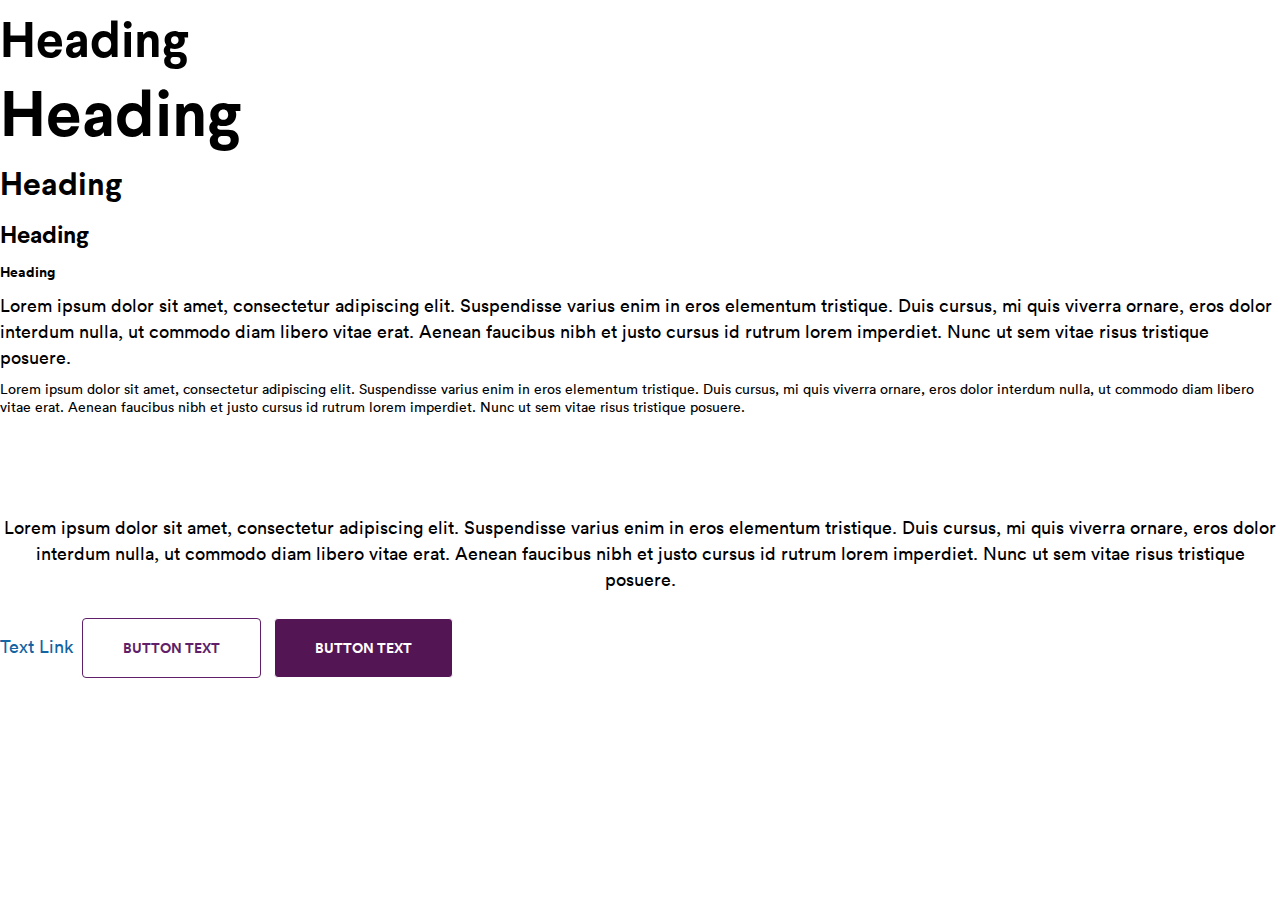
<file: style-guide.html>
<!DOCTYPE html><!--  Last Published: Wed Apr 26 2023 02:53:32 GMT+0000 (Coordinated Universal Time)  -->
<html data-wf-page="6437018cb9484bdab1d7f457" data-wf-site="6437018cb9484bae37d7f447">
<head>
  <meta charset="utf-8">
  <title>Style Guide</title>
  <meta content="Style Guide" property="og:title">
  <meta content="Style Guide" property="twitter:title">
  <meta content="width=device-width, initial-scale=1" name="viewport">
  <link href="css/normalize.css" rel="stylesheet" type="text/css">
  <link href="css/webflow.css" rel="stylesheet" type="text/css">
  <link href="css/slacksu.webflow.css" rel="stylesheet" type="text/css">
  <!-- [if lt IE 9]><script src="https://cdnjs.cloudflare.com/ajax/libs/html5shiv/3.7.3/html5shiv.min.js" type="text/javascript"></script><![endif] -->
  <script type="text/javascript">!function(o,c){var n=c.documentElement,t=" w-mod-";n.className+=t+"js",("ontouchstart"in o||o.DocumentTouch&&c instanceof DocumentTouch)&&(n.className+=t+"touch")}(window,document);</script>
  <link href="images/favicon.png" rel="shortcut icon" type="image/x-icon">
  <link href="images/webclip.png" rel="apple-touch-icon">
  <style>
  .w-nav-overlay {
    overflow: visible;
  }
.footer-1.wf-section {
    clip-path: ellipse(75% 100% at center top)!important;
}
  @media only screen and (min-width: 1367px) {
  .container-1230r{
    max-width:1230px!important;
    padding:0px!important;
    }
}
    .container-1230l{
    max-width:1230px!important;
    padding:0px!important;
    }
}
</style>
</head>
<body>
  <div class="container-1530"></div>
  <div class="container-1230"></div>
  <div class="container-1230l"></div>
  <div class="container-1230r"></div>
  <h1>Heading</h1>
  <h1 class="h1-large">Heading</h1>
  <h2>Heading</h2>
  <h3>Heading</h3>
  <h4>Heading</h4>
  <p>Lorem ipsum dolor sit amet, consectetur adipiscing elit. Suspendisse varius enim in eros elementum tristique. Duis cursus, mi quis viverra ornare, eros dolor interdum nulla, ut commodo diam libero vitae erat. Aenean faucibus nibh et justo cursus id rutrum lorem imperdiet. Nunc ut sem vitae risus tristique posuere.</p>
  <p class="p-small">Lorem ipsum dolor sit amet, consectetur adipiscing elit. Suspendisse varius enim in eros elementum tristique. Duis cursus, mi quis viverra ornare, eros dolor interdum nulla, ut commodo diam libero vitae erat. Aenean faucibus nibh et justo cursus id rutrum lorem imperdiet. Nunc ut sem vitae risus tristique posuere.</p>
  <div class="backgound--4a154b"></div>
  <div class="background--f4ede4"></div>
  <p class="font--fff">Lorem ipsum dolor sit amet, consectetur adipiscing elit. Suspendisse varius enim in eros elementum tristique. Duis cursus, mi quis viverra ornare, eros dolor interdum nulla, ut commodo diam libero vitae erat. Aenean faucibus nibh et justo cursus id rutrum lorem imperdiet. Nunc ut sem vitae risus tristique posuere.</p>
  <p class="align-center">Lorem ipsum dolor sit amet, consectetur adipiscing elit. Suspendisse varius enim in eros elementum tristique. Duis cursus, mi quis viverra ornare, eros dolor interdum nulla, ut commodo diam libero vitae erat. Aenean faucibus nibh et justo cursus id rutrum lorem imperdiet. Nunc ut sem vitae risus tristique posuere.</p>
  <a href="#">Text Link</a>
  <a href="#" class="button w-button">Button Text</a>
  <a href="#" class="button-fill w-button">Button Text</a>
  <script src="https://d3e54v103j8qbb.cloudfront.net/js/jquery-3.5.1.min.dc5e7f18c8.js?site=6437018cb9484bae37d7f447" type="text/javascript" integrity="sha256-9/aliU8dGd2tb6OSsuzixeV4y/faTqgFtohetphbbj0=" crossorigin="anonymous"></script>
  <script src="js/webflow.js" type="text/javascript"></script>
  <!-- [if lte IE 9]><script src="https://cdnjs.cloudflare.com/ajax/libs/placeholders/3.0.2/placeholders.min.js"></script><![endif] -->
</body>
</html>
</file>
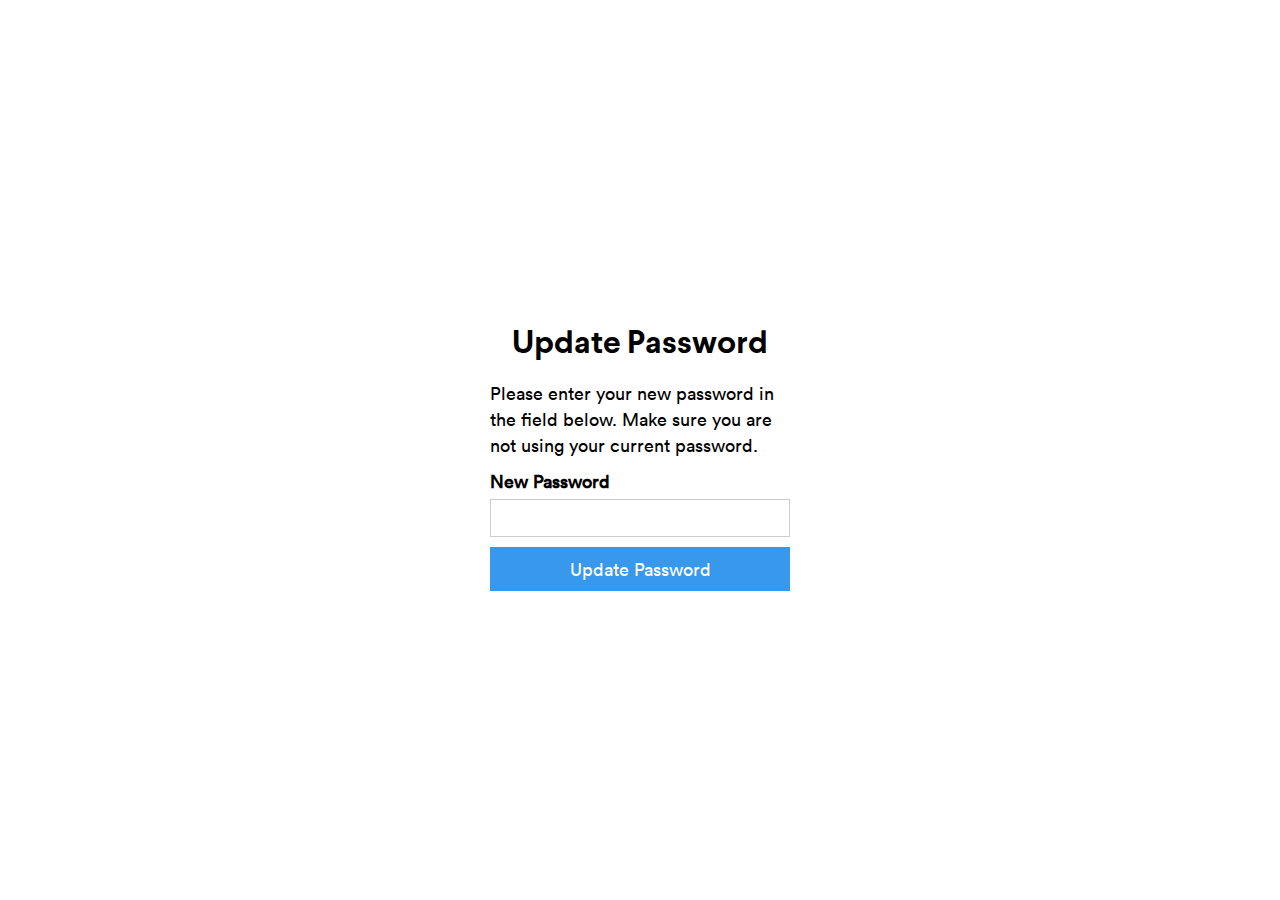
<file: update-password.html>
<!DOCTYPE html><!--  Last Published: Wed Apr 26 2023 02:53:32 GMT+0000 (Coordinated Universal Time)  -->
<html data-wf-page="6437018cb9484b1f0ad7f458" data-wf-site="6437018cb9484bae37d7f447">
<head>
  <meta charset="utf-8">
  <title>Slacksu</title>
  <meta content="width=device-width, initial-scale=1" name="viewport">
  <link href="css/normalize.css" rel="stylesheet" type="text/css">
  <link href="css/webflow.css" rel="stylesheet" type="text/css">
  <link href="css/slacksu.webflow.css" rel="stylesheet" type="text/css">
  <!-- [if lt IE 9]><script src="https://cdnjs.cloudflare.com/ajax/libs/html5shiv/3.7.3/html5shiv.min.js" type="text/javascript"></script><![endif] -->
  <script type="text/javascript">!function(o,c){var n=c.documentElement,t=" w-mod-";n.className+=t+"js",("ontouchstart"in o||o.DocumentTouch&&c instanceof DocumentTouch)&&(n.className+=t+"touch")}(window,document);</script>
  <link href="images/favicon.png" rel="shortcut icon" type="image/x-icon">
  <link href="images/webclip.png" rel="apple-touch-icon">
  <style>
  .w-nav-overlay {
    overflow: visible;
  }
.footer-1.wf-section {
    clip-path: ellipse(75% 100% at center top)!important;
}
  @media only screen and (min-width: 1367px) {
  .container-1230r{
    max-width:1230px!important;
    padding:0px!important;
    }
}
    .container-1230l{
    max-width:1230px!important;
    padding:0px!important;
    }
}
</style>
</head>
<body>
  <div class="w-users-userformpagewrap">
    <div class="w-users-userupdatepasswordformwrapper">
      <div tabindex="-1" class="w-users-userformsuccessstate w-form-success">
        <div class="w-users-userformheader"><img alt="" src="https://d3e54v103j8qbb.cloudfront.net/img/thumbs-up-72.cbcaec93bc.svg" loading="lazy">
          <h2>Password updated</h2>
        </div>
        <p>Your password was updated successfully. You were automatically logged in and can continue your session.</p>
        <a href="index.html" class="w-button">Go to Homepage</a>
      </div>
      <form method="post" data-wf-user-form-type="updatePassword">
        <div class="w-users-userformheader">
          <h2>Update Password</h2>
        </div>
        <p id="wf-update-password-paragraph">Please enter your new password in the field below. Make sure you are not using your current password.</p><label for="wf-update-password">New Password</label><input type="password" maxlength="256" placeholder="" name="Password" id="wf-update-password" aria-describedby="wf-update-password-paragraph" class="w-input" required="" data-wf-user-form-input-type="password"><input type="submit" data-wait="Please wait..." value="Update Password" class="w-users-userformbutton w-button">
      </form>
      <div style="display:none" data-wf-user-form-error="true" class="w-users-userformerrorstate w-form-fail">
        <div class="user-form-error-msg" wf-update-pw-form-general-error-error="There was an error updating your password. Please try again, or contact us if you continue to have problems." wf-update-pw-form-weak-password-error="Your password must be at least 8 characters.">There was an error updating your password. Please try again, or contact us if you continue to have problems.</div>
      </div>
    </div>
  </div>
  <script src="https://d3e54v103j8qbb.cloudfront.net/js/jquery-3.5.1.min.dc5e7f18c8.js?site=6437018cb9484bae37d7f447" type="text/javascript" integrity="sha256-9/aliU8dGd2tb6OSsuzixeV4y/faTqgFtohetphbbj0=" crossorigin="anonymous"></script>
  <script src="js/webflow.js" type="text/javascript"></script>
  <!-- [if lte IE 9]><script src="https://cdnjs.cloudflare.com/ajax/libs/placeholders/3.0.2/placeholders.min.js"></script><![endif] -->
</body>
</html>
</file>
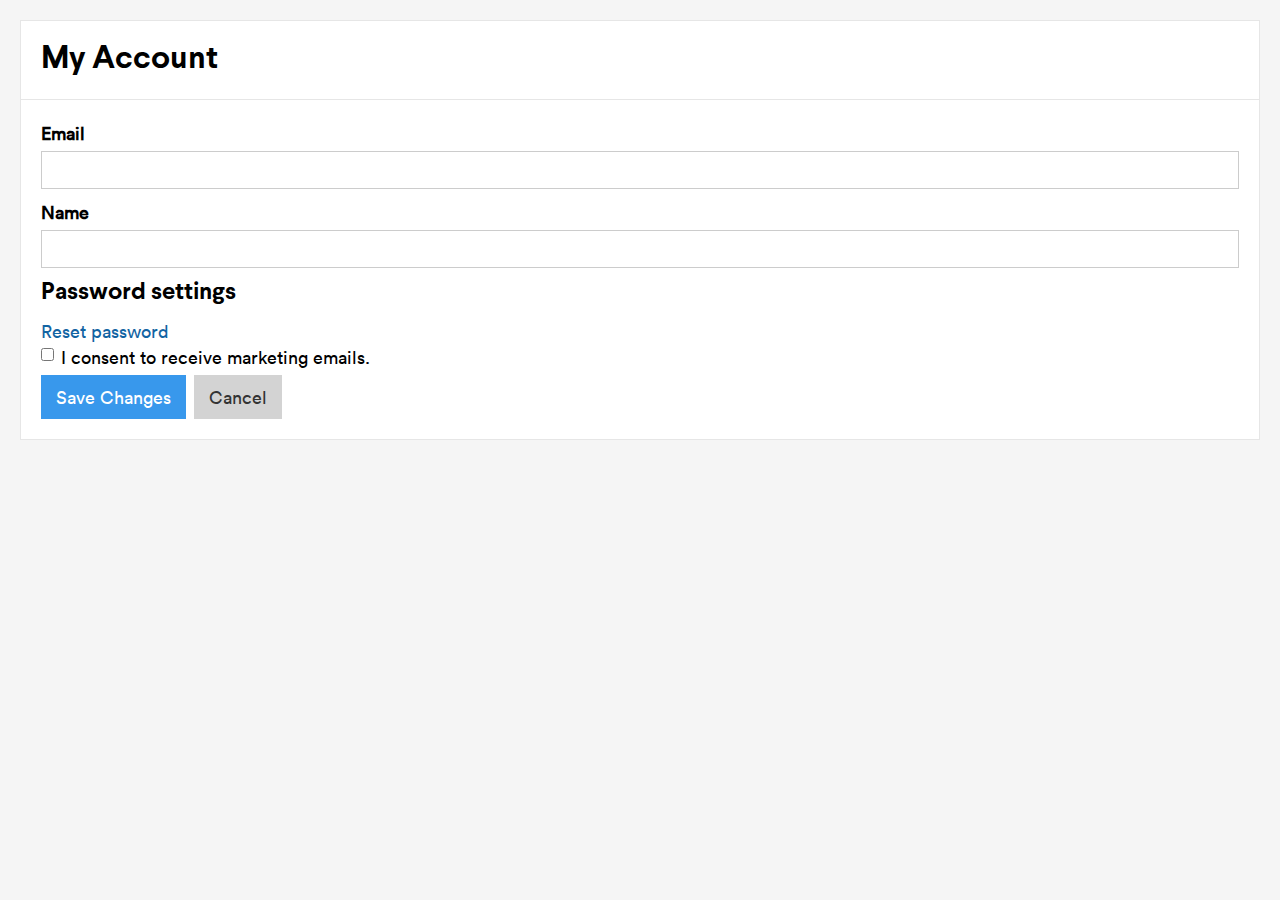
<file: user-account.html>
<!DOCTYPE html><!--  Last Published: Wed Apr 26 2023 02:53:32 GMT+0000 (Coordinated Universal Time)  -->
<html data-wf-page="6437018cb9484b42ffd7f459" data-wf-site="6437018cb9484bae37d7f447">
<head>
  <meta charset="utf-8">
  <title>Slacksu</title>
  <meta content="width=device-width, initial-scale=1" name="viewport">
  <link href="css/normalize.css" rel="stylesheet" type="text/css">
  <link href="css/webflow.css" rel="stylesheet" type="text/css">
  <link href="css/slacksu.webflow.css" rel="stylesheet" type="text/css">
  <!-- [if lt IE 9]><script src="https://cdnjs.cloudflare.com/ajax/libs/html5shiv/3.7.3/html5shiv.min.js" type="text/javascript"></script><![endif] -->
  <script type="text/javascript">!function(o,c){var n=c.documentElement,t=" w-mod-";n.className+=t+"js",("ontouchstart"in o||o.DocumentTouch&&c instanceof DocumentTouch)&&(n.className+=t+"touch")}(window,document);</script>
  <link href="images/favicon.png" rel="shortcut icon" type="image/x-icon">
  <link href="images/webclip.png" rel="apple-touch-icon">
  <style>
  .w-nav-overlay {
    overflow: visible;
  }
.footer-1.wf-section {
    clip-path: ellipse(75% 100% at center top)!important;
}
  @media only screen and (min-width: 1367px) {
  .container-1230r{
    max-width:1230px!important;
    padding:0px!important;
    }
}
    .container-1230l{
    max-width:1230px!important;
    padding:0px!important;
    }
}
</style>
</head>
<body>
  <div class="w-users-useraccountwrapper" data-wf-user-account="true" data-wf-collection="site.siteUser">
    <div class="w-users-blockheader">
      <h2>My Account</h2>
    </div>
    <div class="w-users-blockcontent">
      <div>
        <form method="post" data-wf-user-form-type="userAccount"><label for="Email">Email</label><input type="email" disabled="" name="Email" id="wf-user-account-email" placeholder="" class="w-input w-input-disabled" autocomplete="username" required="" data-wf-user-form-input-type="email"><label for="Name">Name</label><input type="text" class="w-input" maxlength="256" name="" data-name="" data-wf-user-field="wf-user-field-name" placeholder="" id="wf-user-account-name" required="">
          <h3>Password settings</h3>
          <a href="reset-password.html" class="w-inline-block">Reset password</a><label class="w-checkbox"><input type="checkbox" id="wf-user-account-accept-communications" name="" data-name="" data-wf-user-field="wf-user-field-accept-communications" class="w-checkbox-input"><span class="w-form-label">I consent to receive marketing emails.</span></label><input type="submit" value="Save Changes" data-wait="Saving..." class="w-users-useraccountformsavebutton w-button"><input type="reset" value="Cancel" class="w-users-useraccountformcancelbutton w-button">
        </form>
        <div tabindex="-1" class="w-users-userformsuccessstate w-form-success">
          <p>Your account was updated successfully.</p>
        </div>
        <div style="display:none" data-wf-user-form-error="true" class="w-form-fail">
          <div class="user-form-error-msg" wf-account-update-form-general-error-error="There was an error updating your account. Please try again, or contact us if you continue to have problems." wf-account-update-form-validation-failed-error="There was an error in some of the information provided.">There was an error updating your account. Please try again, or contact us if you continue to have problems.</div>
        </div>
      </div>
    </div>
  </div>
  <script src="https://d3e54v103j8qbb.cloudfront.net/js/jquery-3.5.1.min.dc5e7f18c8.js?site=6437018cb9484bae37d7f447" type="text/javascript" integrity="sha256-9/aliU8dGd2tb6OSsuzixeV4y/faTqgFtohetphbbj0=" crossorigin="anonymous"></script>
  <script src="js/webflow.js" type="text/javascript"></script>
  <!-- [if lte IE 9]><script src="https://cdnjs.cloudflare.com/ajax/libs/placeholders/3.0.2/placeholders.min.js"></script><![endif] -->
</body>
</html>
</file>
<file: css/webflow.css>
@font-face {
  font-family: 'webflow-icons';
  src: url("[data-uri]") format('truetype');
  font-weight: normal;
  font-style: normal;
}
[class^="w-icon-"],
[class*=" w-icon-"] {
  /* use !important to prevent issues with browser extensions that change fonts */
  font-family: 'webflow-icons' !important;
  speak: none;
  font-style: normal;
  font-weight: normal;
  font-variant: normal;
  text-transform: none;
  line-height: 1;
  /* Better Font Rendering =========== */
  -webkit-font-smoothing: antialiased;
  -moz-osx-font-smoothing: grayscale;
}
.w-icon-slider-right:before {
  content: "\e600";
}
.w-icon-slider-left:before {
  content: "\e601";
}
.w-icon-nav-menu:before {
  content: "\e602";
}
.w-icon-arrow-down:before,
.w-icon-dropdown-toggle:before {
  content: "\e603";
}
.w-icon-file-upload-remove:before {
  content: "\e900";
}
.w-icon-file-upload-icon:before {
  content: "\e903";
}
* {
  -webkit-box-sizing: border-box;
  -moz-box-sizing: border-box;
  box-sizing: border-box;
}
html {
  height: 100%;
}
body {
  margin: 0;
  min-height: 100%;
  background-color: #fff;
  font-family: Arial, sans-serif;
  font-size: 14px;
  line-height: 20px;
  color: #333;
}
img {
  max-width: 100%;
  vertical-align: middle;
  display: inline-block;
}
html.w-mod-touch * {
  background-attachment: scroll !important;
}
.w-block {
  display: block;
}
.w-inline-block {
  max-width: 100%;
  display: inline-block;
}
.w-clearfix:before,
.w-clearfix:after {
  content: " ";
  display: table;
  grid-column-start: 1;
  grid-row-start: 1;
  grid-column-end: 2;
  grid-row-end: 2;
}
.w-clearfix:after {
  clear: both;
}
.w-hidden {
  display: none;
}
.w-button {
  display: inline-block;
  padding: 9px 15px;
  background-color: #3898EC;
  color: white;
  border: 0;
  line-height: inherit;
  text-decoration: none;
  cursor: pointer;
  border-radius: 0;
}
input.w-button {
  -webkit-appearance: button;
}
html[data-w-dynpage] [data-w-cloak] {
  color: transparent !important;
}
.w-webflow-badge,
.w-webflow-badge * {
  position: static;
  left: auto;
  top: auto;
  right: auto;
  bottom: auto;
  z-index: auto;
  display: block;
  visibility: visible;
  overflow: visible;
  overflow-x: visible;
  overflow-y: visible;
  box-sizing: border-box;
  width: auto;
  height: auto;
  max-height: none;
  max-width: none;
  min-height: 0;
  min-width: 0;
  margin: 0;
  padding: 0;
  float: none;
  clear: none;
  border: 0 none transparent;
  border-radius: 0;
  background: none;
  background-image: none;
  background-position: 0% 0%;
  background-size: auto auto;
  background-repeat: repeat;
  background-origin: padding-box;
  background-clip: border-box;
  background-attachment: scroll;
  background-color: transparent;
  box-shadow: none;
  opacity: 1;
  transform: none;
  transition: none;
  direction: ltr;
  font-family: inherit;
  font-weight: inherit;
  color: inherit;
  font-size: inherit;
  line-height: inherit;
  font-style: inherit;
  font-variant: inherit;
  text-align: inherit;
  letter-spacing: inherit;
  text-decoration: inherit;
  text-indent: 0;
  text-transform: inherit;
  list-style-type: disc;
  text-shadow: none;
  font-smoothing: auto;
  vertical-align: baseline;
  cursor: inherit;
  white-space: inherit;
  word-break: normal;
  word-spacing: normal;
  word-wrap: normal;
}
.w-webflow-badge {
  position: fixed !important;
  display: inline-block !important;
  visibility: visible !important;
  z-index: 2147483647 !important;
  top: auto !important;
  right: 12px !important;
  bottom: 12px !important;
  left: auto !important;
  color: #AAADB0 !important;
  background-color: #fff !important;
  border-radius: 3px !important;
  padding: 6px 8px 6px 6px !important;
  font-size: 12px !important;
  opacity: 1 !important;
  line-height: 14px !important;
  text-decoration: none !important;
  transform: none !important;
  margin: 0 !important;
  width: auto !important;
  height: auto !important;
  overflow: visible !important;
  white-space: nowrap;
  box-shadow: 0 0 0 1px rgba(0, 0, 0, 0.1), 0px 1px 3px rgba(0, 0, 0, 0.1);
  cursor: pointer;
}
.w-webflow-badge > img {
  display: inline-block !important;
  visibility: visible !important;
  opacity: 1 !important;
  vertical-align: middle !important;
}
h1,
h2,
h3,
h4,
h5,
h6 {
  font-weight: bold;
  margin-bottom: 10px;
}
h1 {
  font-size: 38px;
  line-height: 44px;
  margin-top: 20px;
}
h2 {
  font-size: 32px;
  line-height: 36px;
  margin-top: 20px;
}
h3 {
  font-size: 24px;
  line-height: 30px;
  margin-top: 20px;
}
h4 {
  font-size: 18px;
  line-height: 24px;
  margin-top: 10px;
}
h5 {
  font-size: 14px;
  line-height: 20px;
  margin-top: 10px;
}
h6 {
  font-size: 12px;
  line-height: 18px;
  margin-top: 10px;
}
p {
  margin-top: 0;
  margin-bottom: 10px;
}
blockquote {
  margin: 0 0 10px 0;
  padding: 10px 20px;
  border-left: 5px solid #E2E2E2;
  font-size: 18px;
  line-height: 22px;
}
figure {
  margin: 0;
  margin-bottom: 10px;
}
figcaption {
  margin-top: 5px;
  text-align: center;
}
ul,
ol {
  margin-top: 0px;
  margin-bottom: 10px;
  padding-left: 40px;
}
.w-list-unstyled {
  padding-left: 0;
  list-style: none;
}
.w-embed:before,
.w-embed:after {
  content: " ";
  display: table;
  grid-column-start: 1;
  grid-row-start: 1;
  grid-column-end: 2;
  grid-row-end: 2;
}
.w-embed:after {
  clear: both;
}
.w-video {
  width: 100%;
  position: relative;
  padding: 0;
}
.w-video iframe,
.w-video object,
.w-video embed {
  position: absolute;
  top: 0;
  left: 0;
  width: 100%;
  height: 100%;
  border: none;
}
fieldset {
  padding: 0;
  margin: 0;
  border: 0;
}
button,
[type='button'],
[type='reset'] {
  border: 0;
  cursor: pointer;
  -webkit-appearance: button;
}
.w-form {
  margin: 0 0 15px;
}
.w-form-done {
  display: none;
  padding: 20px;
  text-align: center;
  background-color: #dddddd;
}
.w-form-fail {
  display: none;
  margin-top: 10px;
  padding: 10px;
  background-color: #ffdede;
}
label {
  display: block;
  margin-bottom: 5px;
  font-weight: bold;
}
.w-input,
.w-select {
  display: block;
  width: 100%;
  height: 38px;
  padding: 8px 12px;
  margin-bottom: 10px;
  font-size: 14px;
  line-height: 1.42857143;
  color: #333333;
  vertical-align: middle;
  background-color: #ffffff;
  border: 1px solid #cccccc;
}
.w-input:-moz-placeholder,
.w-select:-moz-placeholder {
  color: #999;
}
.w-input::-moz-placeholder,
.w-select::-moz-placeholder {
  color: #999;
  opacity: 1;
}
.w-input:-ms-input-placeholder,
.w-select:-ms-input-placeholder {
  color: #999;
}
.w-input::-webkit-input-placeholder,
.w-select::-webkit-input-placeholder {
  color: #999;
}
.w-input:focus,
.w-select:focus {
  border-color: #3898EC;
  outline: 0;
}
.w-input[disabled],
.w-select[disabled],
.w-input[readonly],
.w-select[readonly],
fieldset[disabled] .w-input,
fieldset[disabled] .w-select {
  cursor: not-allowed;
}
.w-input[disabled]:not(.w-input-disabled),
.w-select[disabled]:not(.w-input-disabled),
.w-input[readonly],
.w-select[readonly],
fieldset[disabled]:not(.w-input-disabled) .w-input,
fieldset[disabled]:not(.w-input-disabled) .w-select {
  background-color: #eeeeee;
}
textarea.w-input,
textarea.w-select {
  height: auto;
}
.w-select {
  background-color: #f3f3f3;
}
.w-select[multiple] {
  height: auto;
}
.w-form-label {
  display: inline-block;
  cursor: pointer;
  font-weight: normal;
  margin-bottom: 0px;
}
.w-radio {
  display: block;
  margin-bottom: 5px;
  padding-left: 20px;
}
.w-radio:before,
.w-radio:after {
  content: " ";
  display: table;
  grid-column-start: 1;
  grid-row-start: 1;
  grid-column-end: 2;
  grid-row-end: 2;
}
.w-radio:after {
  clear: both;
}
.w-radio-input {
  margin: 4px 0 0;
  margin-top: 1px \9;
  line-height: normal;
  float: left;
  margin-left: -20px;
}
.w-radio-input {
  margin-top: 3px;
}
.w-file-upload {
  display: block;
  margin-bottom: 10px;
}
.w-file-upload-input {
  width: 0.1px;
  height: 0.1px;
  opacity: 0;
  overflow: hidden;
  position: absolute;
  z-index: -100;
}
.w-file-upload-default,
.w-file-upload-uploading,
.w-file-upload-success {
  display: inline-block;
  color: #333333;
}
.w-file-upload-error {
  display: block;
  margin-top: 10px;
}
.w-file-upload-default.w-hidden,
.w-file-upload-uploading.w-hidden,
.w-file-upload-error.w-hidden,
.w-file-upload-success.w-hidden {
  display: none;
}
.w-file-upload-uploading-btn {
  display: flex;
  font-size: 14px;
  font-weight: normal;
  cursor: pointer;
  margin: 0;
  padding: 8px 12px;
  border: 1px solid #cccccc;
  background-color: #fafafa;
}
.w-file-upload-file {
  display: flex;
  flex-grow: 1;
  justify-content: space-between;
  margin: 0;
  padding: 8px 9px 8px 11px;
  border: 1px solid #cccccc;
  background-color: #fafafa;
}
.w-file-upload-file-name {
  font-size: 14px;
  font-weight: normal;
  display: block;
}
.w-file-remove-link {
  margin-top: 3px;
  margin-left: 10px;
  width: auto;
  height: auto;
  padding: 3px;
  display: block;
  cursor: pointer;
}
.w-icon-file-upload-remove {
  margin: auto;
  font-size: 10px;
}
.w-file-upload-error-msg {
  display: inline-block;
  color: #ea384c;
  padding: 2px 0;
}
.w-file-upload-info {
  display: inline-block;
  line-height: 38px;
  padding: 0 12px;
}
.w-file-upload-label {
  display: inline-block;
  font-size: 14px;
  font-weight: normal;
  cursor: pointer;
  margin: 0;
  padding: 8px 12px;
  border: 1px solid #cccccc;
  background-color: #fafafa;
}
.w-icon-file-upload-icon,
.w-icon-file-upload-uploading {
  display: inline-block;
  margin-right: 8px;
  width: 20px;
}
.w-icon-file-upload-uploading {
  height: 20px;
}
.w-container {
  margin-left: auto;
  margin-right: auto;
  max-width: 940px;
}
.w-container:before,
.w-container:after {
  content: " ";
  display: table;
  grid-column-start: 1;
  grid-row-start: 1;
  grid-column-end: 2;
  grid-row-end: 2;
}
.w-container:after {
  clear: both;
}
.w-container .w-row {
  margin-left: -10px;
  margin-right: -10px;
}
.w-row:before,
.w-row:after {
  content: " ";
  display: table;
  grid-column-start: 1;
  grid-row-start: 1;
  grid-column-end: 2;
  grid-row-end: 2;
}
.w-row:after {
  clear: both;
}
.w-row .w-row {
  margin-left: 0;
  margin-right: 0;
}
.w-col {
  position: relative;
  float: left;
  width: 100%;
  min-height: 1px;
  padding-left: 10px;
  padding-right: 10px;
}
.w-col .w-col {
  padding-left: 0;
  padding-right: 0;
}
.w-col-1 {
  width: 8.33333333%;
}
.w-col-2 {
  width: 16.66666667%;
}
.w-col-3 {
  width: 25%;
}
.w-col-4 {
  width: 33.33333333%;
}
.w-col-5 {
  width: 41.66666667%;
}
.w-col-6 {
  width: 50%;
}
.w-col-7 {
  width: 58.33333333%;
}
.w-col-8 {
  width: 66.66666667%;
}
.w-col-9 {
  width: 75%;
}
.w-col-10 {
  width: 83.33333333%;
}
.w-col-11 {
  width: 91.66666667%;
}
.w-col-12 {
  width: 100%;
}
.w-hidden-main {
  display: none !important;
}
@media screen and (max-width: 991px) {
  .w-container {
    max-width: 728px;
  }
  .w-hidden-main {
    display: inherit !important;
  }
  .w-hidden-medium {
    display: none !important;
  }
  .w-col-medium-1 {
    width: 8.33333333%;
  }
  .w-col-medium-2 {
    width: 16.66666667%;
  }
  .w-col-medium-3 {
    width: 25%;
  }
  .w-col-medium-4 {
    width: 33.33333333%;
  }
  .w-col-medium-5 {
    width: 41.66666667%;
  }
  .w-col-medium-6 {
    width: 50%;
  }
  .w-col-medium-7 {
    width: 58.33333333%;
  }
  .w-col-medium-8 {
    width: 66.66666667%;
  }
  .w-col-medium-9 {
    width: 75%;
  }
  .w-col-medium-10 {
    width: 83.33333333%;
  }
  .w-col-medium-11 {
    width: 91.66666667%;
  }
  .w-col-medium-12 {
    width: 100%;
  }
  .w-col-stack {
    width: 100%;
    left: auto;
    right: auto;
  }
}
@media screen and (max-width: 767px) {
  .w-hidden-main {
    display: inherit !important;
  }
  .w-hidden-medium {
    display: inherit !important;
  }
  .w-hidden-small {
    display: none !important;
  }
  .w-row,
  .w-container .w-row {
    margin-left: 0;
    margin-right: 0;
  }
  .w-col {
    width: 100%;
    left: auto;
    right: auto;
  }
  .w-col-small-1 {
    width: 8.33333333%;
  }
  .w-col-small-2 {
    width: 16.66666667%;
  }
  .w-col-small-3 {
    width: 25%;
  }
  .w-col-small-4 {
    width: 33.33333333%;
  }
  .w-col-small-5 {
    width: 41.66666667%;
  }
  .w-col-small-6 {
    width: 50%;
  }
  .w-col-small-7 {
    width: 58.33333333%;
  }
  .w-col-small-8 {
    width: 66.66666667%;
  }
  .w-col-small-9 {
    width: 75%;
  }
  .w-col-small-10 {
    width: 83.33333333%;
  }
  .w-col-small-11 {
    width: 91.66666667%;
  }
  .w-col-small-12 {
    width: 100%;
  }
}
@media screen and (max-width: 479px) {
  .w-container {
    max-width: none;
  }
  .w-hidden-main {
    display: inherit !important;
  }
  .w-hidden-medium {
    display: inherit !important;
  }
  .w-hidden-small {
    display: inherit !important;
  }
  .w-hidden-tiny {
    display: none !important;
  }
  .w-col {
    width: 100%;
  }
  .w-col-tiny-1 {
    width: 8.33333333%;
  }
  .w-col-tiny-2 {
    width: 16.66666667%;
  }
  .w-col-tiny-3 {
    width: 25%;
  }
  .w-col-tiny-4 {
    width: 33.33333333%;
  }
  .w-col-tiny-5 {
    width: 41.66666667%;
  }
  .w-col-tiny-6 {
    width: 50%;
  }
  .w-col-tiny-7 {
    width: 58.33333333%;
  }
  .w-col-tiny-8 {
    width: 66.66666667%;
  }
  .w-col-tiny-9 {
    width: 75%;
  }
  .w-col-tiny-10 {
    width: 83.33333333%;
  }
  .w-col-tiny-11 {
    width: 91.66666667%;
  }
  .w-col-tiny-12 {
    width: 100%;
  }
}
.w-widget {
  position: relative;
}
.w-widget-map {
  width: 100%;
  height: 400px;
}
.w-widget-map label {
  width: auto;
  display: inline;
}
.w-widget-map img {
  max-width: inherit;
}
.w-widget-map .gm-style-iw {
  text-align: center;
}
.w-widget-map .gm-style-iw > button {
  display: none !important;
}
.w-widget-twitter {
  overflow: hidden;
}
.w-widget-twitter-count-shim {
  display: inline-block;
  vertical-align: top;
  position: relative;
  width: 28px;
  height: 20px;
  text-align: center;
  background: white;
  border: #758696 solid 1px;
  border-radius: 3px;
}
.w-widget-twitter-count-shim * {
  pointer-events: none;
  -webkit-user-select: none;
  -moz-user-select: none;
  -ms-user-select: none;
  user-select: none;
}
.w-widget-twitter-count-shim .w-widget-twitter-count-inner {
  position: relative;
  font-size: 15px;
  line-height: 12px;
  text-align: center;
  color: #999;
  font-family: serif;
}
.w-widget-twitter-count-shim .w-widget-twitter-count-clear {
  position: relative;
  display: block;
}
.w-widget-twitter-count-shim.w--large {
  width: 36px;
  height: 28px;
}
.w-widget-twitter-count-shim.w--large .w-widget-twitter-count-inner {
  font-size: 18px;
  line-height: 18px;
}
.w-widget-twitter-count-shim:not(.w--vertical) {
  margin-left: 5px;
  margin-right: 8px;
}
.w-widget-twitter-count-shim:not(.w--vertical).w--large {
  margin-left: 6px;
}
.w-widget-twitter-count-shim:not(.w--vertical):before,
.w-widget-twitter-count-shim:not(.w--vertical):after {
  top: 50%;
  left: 0;
  border: solid transparent;
  content: ' ';
  height: 0;
  width: 0;
  position: absolute;
  pointer-events: none;
}
.w-widget-twitter-count-shim:not(.w--vertical):before {
  border-color: rgba(117, 134, 150, 0);
  border-right-color: #5d6c7b;
  border-width: 4px;
  margin-left: -9px;
  margin-top: -4px;
}
.w-widget-twitter-count-shim:not(.w--vertical).w--large:before {
  border-width: 5px;
  margin-left: -10px;
  margin-top: -5px;
}
.w-widget-twitter-count-shim:not(.w--vertical):after {
  border-color: rgba(255, 255, 255, 0);
  border-right-color: white;
  border-width: 4px;
  margin-left: -8px;
  margin-top: -4px;
}
.w-widget-twitter-count-shim:not(.w--vertical).w--large:after {
  border-width: 5px;
  margin-left: -9px;
  margin-top: -5px;
}
.w-widget-twitter-count-shim.w--vertical {
  width: 61px;
  height: 33px;
  margin-bottom: 8px;
}
.w-widget-twitter-count-shim.w--vertical:before,
.w-widget-twitter-count-shim.w--vertical:after {
  top: 100%;
  left: 50%;
  border: solid transparent;
  content: ' ';
  height: 0;
  width: 0;
  position: absolute;
  pointer-events: none;
}
.w-widget-twitter-count-shim.w--vertical:before {
  border-color: rgba(117, 134, 150, 0);
  border-top-color: #5d6c7b;
  border-width: 5px;
  margin-left: -5px;
}
.w-widget-twitter-count-shim.w--vertical:after {
  border-color: rgba(255, 255, 255, 0);
  border-top-color: white;
  border-width: 4px;
  margin-left: -4px;
}
.w-widget-twitter-count-shim.w--vertical .w-widget-twitter-count-inner {
  font-size: 18px;
  line-height: 22px;
}
.w-widget-twitter-count-shim.w--vertical.w--large {
  width: 76px;
}
.w-background-video {
  position: relative;
  overflow: hidden;
  height: 500px;
  color: white;
}
.w-background-video > video {
  background-size: cover;
  background-position: 50% 50%;
  position: absolute;
  margin: auto;
  width: 100%;
  height: 100%;
  right: -100%;
  bottom: -100%;
  top: -100%;
  left: -100%;
  object-fit: cover;
  z-index: -100;
}
.w-background-video > video::-webkit-media-controls-start-playback-button {
  display: none !important;
  -webkit-appearance: none;
}
.w-background-video--control {
  position: absolute;
  bottom: 1em;
  right: 1em;
  background-color: transparent;
  padding: 0;
}
.w-background-video--control > [hidden] {
  display: none !important;
}
.w-slider {
  position: relative;
  height: 300px;
  text-align: center;
  background: #dddddd;
  clear: both;
  -webkit-tap-highlight-color: rgba(0, 0, 0, 0);
  tap-highlight-color: rgba(0, 0, 0, 0);
}
.w-slider-mask {
  position: relative;
  display: block;
  overflow: hidden;
  z-index: 1;
  left: 0;
  right: 0;
  height: 100%;
  white-space: nowrap;
}
.w-slide {
  position: relative;
  display: inline-block;
  vertical-align: top;
  width: 100%;
  height: 100%;
  white-space: normal;
  text-align: left;
}
.w-slider-nav {
  position: absolute;
  z-index: 2;
  top: auto;
  right: 0;
  bottom: 0;
  left: 0;
  margin: auto;
  padding-top: 10px;
  height: 40px;
  text-align: center;
  -webkit-tap-highlight-color: rgba(0, 0, 0, 0);
  tap-highlight-color: rgba(0, 0, 0, 0);
}
.w-slider-nav.w-round > div {
  border-radius: 100%;
}
.w-slider-nav.w-num > div {
  width: auto;
  height: auto;
  padding: 0.2em 0.5em;
  font-size: inherit;
  line-height: inherit;
}
.w-slider-nav.w-shadow > div {
  box-shadow: 0 0 3px rgba(51, 51, 51, 0.4);
}
.w-slider-nav-invert {
  color: #fff;
}
.w-slider-nav-invert > div {
  background-color: rgba(34, 34, 34, 0.4);
}
.w-slider-nav-invert > div.w-active {
  background-color: #222;
}
.w-slider-dot {
  position: relative;
  display: inline-block;
  width: 1em;
  height: 1em;
  background-color: rgba(255, 255, 255, 0.4);
  cursor: pointer;
  margin: 0 3px 0.5em;
  transition: background-color 100ms, color 100ms;
}
.w-slider-dot.w-active {
  background-color: #fff;
}
.w-slider-dot:focus {
  outline: none;
  box-shadow: 0px 0px 0px 2px #fff;
}
.w-slider-dot:focus.w-active {
  box-shadow: none;
}
.w-slider-arrow-left,
.w-slider-arrow-right {
  position: absolute;
  width: 80px;
  top: 0;
  right: 0;
  bottom: 0;
  left: 0;
  margin: auto;
  cursor: pointer;
  overflow: hidden;
  color: white;
  font-size: 40px;
  -webkit-tap-highlight-color: rgba(0, 0, 0, 0);
  tap-highlight-color: rgba(0, 0, 0, 0);
  -webkit-user-select: none;
  -moz-user-select: none;
  -ms-user-select: none;
  user-select: none;
}
.w-slider-arrow-left [class^='w-icon-'],
.w-slider-arrow-right [class^='w-icon-'],
.w-slider-arrow-left [class*=' w-icon-'],
.w-slider-arrow-right [class*=' w-icon-'] {
  position: absolute;
}
.w-slider-arrow-left:focus,
.w-slider-arrow-right:focus {
  outline: 0;
}
.w-slider-arrow-left {
  z-index: 3;
  right: auto;
}
.w-slider-arrow-right {
  z-index: 4;
  left: auto;
}
.w-icon-slider-left,
.w-icon-slider-right {
  top: 0;
  right: 0;
  bottom: 0;
  left: 0;
  margin: auto;
  width: 1em;
  height: 1em;
}
.w-slider-aria-label {
  border: 0;
  clip: rect(0 0 0 0);
  height: 1px;
  margin: -1px;
  overflow: hidden;
  padding: 0;
  position: absolute;
  width: 1px;
}
.w-slider-force-show {
  display: block !important;
}
.w-dropdown {
  display: inline-block;
  position: relative;
  text-align: left;
  margin-left: auto;
  margin-right: auto;
  z-index: 900;
}
.w-dropdown-btn,
.w-dropdown-toggle,
.w-dropdown-link {
  position: relative;
  vertical-align: top;
  text-decoration: none;
  color: #222222;
  padding: 20px;
  text-align: left;
  margin-left: auto;
  margin-right: auto;
  white-space: nowrap;
}
.w-dropdown-toggle {
  -webkit-user-select: none;
  -moz-user-select: none;
  -ms-user-select: none;
  user-select: none;
  display: inline-block;
  cursor: pointer;
  padding-right: 40px;
}
.w-dropdown-toggle:focus {
  outline: 0;
}
.w-icon-dropdown-toggle {
  position: absolute;
  top: 0;
  right: 0;
  bottom: 0;
  margin: auto;
  margin-right: 20px;
  width: 1em;
  height: 1em;
}
.w-dropdown-list {
  position: absolute;
  background: #dddddd;
  display: none;
  min-width: 100%;
}
.w-dropdown-list.w--open {
  display: block;
}
.w-dropdown-link {
  padding: 10px 20px;
  display: block;
  color: #222222;
}
.w-dropdown-link.w--current {
  color: #0082f3;
}
.w-dropdown-link:focus {
  outline: 0;
}
@media screen and (max-width: 767px) {
  .w-nav-brand {
    padding-left: 10px;
  }
}
/**
 * ## Note
 * Safari (on both iOS and OS X) does not handle viewport units (vh, vw) well.
 * For example percentage units do not work on descendants of elements that
 * have any dimensions expressed in viewport units. It also doesn’t handle them at
 * all in `calc()`.
 */
/**
 * Wrapper around all lightbox elements
 *
 * 1. Since the lightbox can receive focus, IE also gives it an outline.
 * 2. Fixes flickering on Chrome when a transition is in progress
 *    underneath the lightbox.
 */
.w-lightbox-backdrop {
  cursor: auto;
  font-style: normal;
  letter-spacing: normal;
  list-style: disc;
  text-indent: 0;
  text-shadow: none;
  text-transform: none;
  visibility: visible;
  white-space: normal;
  word-break: normal;
  word-spacing: normal;
  word-wrap: normal;
  position: fixed;
  top: 0;
  right: 0;
  bottom: 0;
  left: 0;
  color: #fff;
  font-family: "Helvetica Neue", Helvetica, Ubuntu, "Segoe UI", Verdana, sans-serif;
  font-size: 17px;
  line-height: 1.2;
  font-weight: 300;
  text-align: center;
  background: rgba(0, 0, 0, 0.9);
  z-index: 2000;
  outline: 0;
  /* 1 */
  opacity: 0;
  -webkit-user-select: none;
  -moz-user-select: none;
  -ms-user-select: none;
  -webkit-tap-highlight-color: transparent;
  -webkit-transform: translate(0, 0);
  /* 2 */
}
/**
 * Neat trick to bind the rubberband effect to our canvas instead of the whole
 * document on iOS. It also prevents a bug that causes the document underneath to scroll.
 */
.w-lightbox-backdrop,
.w-lightbox-container {
  height: 100%;
  overflow: auto;
  -webkit-overflow-scrolling: touch;
}
.w-lightbox-content {
  position: relative;
  height: 100vh;
  overflow: hidden;
}
.w-lightbox-view {
  position: absolute;
  width: 100vw;
  height: 100vh;
  opacity: 0;
}
.w-lightbox-view:before {
  content: "";
  height: 100vh;
}
/* .w-lightbox-content */
.w-lightbox-group,
.w-lightbox-group .w-lightbox-view,
.w-lightbox-group .w-lightbox-view:before {
  height: 86vh;
}
.w-lightbox-frame,
.w-lightbox-view:before {
  display: inline-block;
  vertical-align: middle;
}
/*
 * 1. Remove default margin set by user-agent on the <figure> element.
 */
.w-lightbox-figure {
  position: relative;
  margin: 0;
  /* 1 */
}
.w-lightbox-group .w-lightbox-figure {
  cursor: pointer;
}
/**
 * IE adds image dimensions as width and height attributes on the IMG tag,
 * but we need both width and height to be set to auto to enable scaling.
 */
.w-lightbox-img {
  width: auto;
  height: auto;
  max-width: none;
}
/**
 * 1. Reset if style is set by user on "All Images"
 */
.w-lightbox-image {
  display: block;
  float: none;
  /* 1 */
  max-width: 100vw;
  max-height: 100vh;
}
.w-lightbox-group .w-lightbox-image {
  max-height: 86vh;
}
.w-lightbox-caption {
  position: absolute;
  right: 0;
  bottom: 0;
  left: 0;
  padding: 0.5em 1em;
  background: rgba(0, 0, 0, 0.4);
  text-align: left;
  text-overflow: ellipsis;
  white-space: nowrap;
  overflow: hidden;
}
.w-lightbox-embed {
  position: absolute;
  top: 0;
  right: 0;
  bottom: 0;
  left: 0;
  width: 100%;
  height: 100%;
}
.w-lightbox-control {
  position: absolute;
  top: 0;
  width: 4em;
  background-size: 24px;
  background-repeat: no-repeat;
  background-position: center;
  cursor: pointer;
  -webkit-transition: all 0.3s;
  transition: all 0.3s;
}
.w-lightbox-left {
  display: none;
  bottom: 0;
  left: 0;
  /* <svg xmlns="http://www.w3.org/2000/svg" viewBox="-20 0 24 40" width="24" height="40"><g transform="rotate(45)"><path d="m0 0h5v23h23v5h-28z" opacity=".4"/><path d="m1 1h3v23h23v3h-26z" fill="#fff"/></g></svg> */
  background-image: url("[data-uri]");
}
.w-lightbox-right {
  display: none;
  right: 0;
  bottom: 0;
  /* <svg xmlns="http://www.w3.org/2000/svg" viewBox="-4 0 24 40" width="24" height="40"><g transform="rotate(45)"><path d="m0-0h28v28h-5v-23h-23z" opacity=".4"/><path d="m1 1h26v26h-3v-23h-23z" fill="#fff"/></g></svg> */
  background-image: url("[data-uri]");
}
/*
 * Without specifying the with and height inside the SVG, all versions of IE render the icon too small.
 * The bug does not seem to manifest itself if the elements are tall enough such as the above arrows.
 * (http://stackoverflow.com/questions/16092114/background-size-differs-in-internet-explorer)
 */
.w-lightbox-close {
  right: 0;
  height: 2.6em;
  /* <svg xmlns="http://www.w3.org/2000/svg" viewBox="-4 0 18 17" width="18" height="17"><g transform="rotate(45)"><path d="m0 0h7v-7h5v7h7v5h-7v7h-5v-7h-7z" opacity=".4"/><path d="m1 1h7v-7h3v7h7v3h-7v7h-3v-7h-7z" fill="#fff"/></g></svg> */
  background-image: url("[data-uri]");
  background-size: 18px;
}
/**
 * 1. All IE versions add extra space at the bottom without this.
 */
.w-lightbox-strip {
  position: absolute;
  bottom: 0;
  left: 0;
  right: 0;
  padding: 0 1vh;
  line-height: 0;
  /* 1 */
  white-space: nowrap;
  overflow-x: auto;
  overflow-y: hidden;
}
/*
 * 1. We use content-box to avoid having to do `width: calc(10vh + 2vw)`
 *    which doesn’t work in Safari anyway.
 * 2. Chrome renders images pixelated when switching to GPU. Making sure
 *    the parent is also rendered on the GPU (by setting translate3d for
 *    example) fixes this behavior.
 */
.w-lightbox-item {
  display: inline-block;
  width: 10vh;
  padding: 2vh 1vh;
  box-sizing: content-box;
  /* 1 */
  cursor: pointer;
  -webkit-transform: translate3d(0, 0, 0);
  /* 2 */
}
.w-lightbox-active {
  opacity: 0.3;
}
.w-lightbox-thumbnail {
  position: relative;
  height: 10vh;
  background: #222;
  overflow: hidden;
}
.w-lightbox-thumbnail-image {
  position: absolute;
  top: 0;
  left: 0;
}
.w-lightbox-thumbnail .w-lightbox-tall {
  top: 50%;
  width: 100%;
  -webkit-transform: translate(0, -50%);
  -ms-transform: translate(0, -50%);
  transform: translate(0, -50%);
}
.w-lightbox-thumbnail .w-lightbox-wide {
  left: 50%;
  height: 100%;
  -webkit-transform: translate(-50%, 0);
  -ms-transform: translate(-50%, 0);
  transform: translate(-50%, 0);
}
/*
 * Spinner
 *
 * Absolute pixel values are used to avoid rounding errors that would cause
 * the white spinning element to be misaligned with the track.
 */
.w-lightbox-spinner {
  position: absolute;
  top: 50%;
  left: 50%;
  box-sizing: border-box;
  width: 40px;
  height: 40px;
  margin-top: -20px;
  margin-left: -20px;
  border: 5px solid rgba(0, 0, 0, 0.4);
  border-radius: 50%;
  -webkit-animation: spin 0.8s infinite linear;
  animation: spin 0.8s infinite linear;
}
.w-lightbox-spinner:after {
  content: "";
  position: absolute;
  top: -4px;
  right: -4px;
  bottom: -4px;
  left: -4px;
  border: 3px solid transparent;
  border-bottom-color: #fff;
  border-radius: 50%;
}
/*
 * Utility classes
 */
.w-lightbox-hide {
  display: none;
}
.w-lightbox-noscroll {
  overflow: hidden;
}
@media (min-width: 768px) {
  .w-lightbox-content {
    height: 96vh;
    margin-top: 2vh;
  }
  .w-lightbox-view,
  .w-lightbox-view:before {
    height: 96vh;
  }
  /* .w-lightbox-content */
  .w-lightbox-group,
  .w-lightbox-group .w-lightbox-view,
  .w-lightbox-group .w-lightbox-view:before {
    height: 84vh;
  }
  .w-lightbox-image {
    max-width: 96vw;
    max-height: 96vh;
  }
  .w-lightbox-group .w-lightbox-image {
    max-width: 82.3vw;
    max-height: 84vh;
  }
  .w-lightbox-left,
  .w-lightbox-right {
    display: block;
    opacity: 0.5;
  }
  .w-lightbox-close {
    opacity: 0.8;
  }
  .w-lightbox-control:hover {
    opacity: 1;
  }
}
.w-lightbox-inactive,
.w-lightbox-inactive:hover {
  opacity: 0;
}
.w-richtext:before,
.w-richtext:after {
  content: " ";
  display: table;
  grid-column-start: 1;
  grid-row-start: 1;
  grid-column-end: 2;
  grid-row-end: 2;
}
.w-richtext:after {
  clear: both;
}
.w-richtext[contenteditable="true"]:before,
.w-richtext[contenteditable="true"]:after {
  white-space: initial;
}
.w-richtext ol,
.w-richtext ul {
  overflow: hidden;
}
.w-richtext .w-richtext-figure-selected.w-richtext-figure-type-video div:after,
.w-richtext .w-richtext-figure-selected[data-rt-type="video"] div:after {
  outline: 2px solid #2895f7;
}
.w-richtext .w-richtext-figure-selected.w-richtext-figure-type-image div,
.w-richtext .w-richtext-figure-selected[data-rt-type="image"] div {
  outline: 2px solid #2895f7;
}
.w-richtext figure.w-richtext-figure-type-video > div:after,
.w-richtext figure[data-rt-type="video"] > div:after {
  content: '';
  position: absolute;
  display: none;
  left: 0;
  top: 0;
  right: 0;
  bottom: 0;
}
.w-richtext figure {
  position: relative;
  max-width: 60%;
}
.w-richtext figure > div:before {
  cursor: default!important;
}
.w-richtext figure img {
  width: 100%;
}
.w-richtext figure figcaption.w-richtext-figcaption-placeholder {
  opacity: 0.6;
}
.w-richtext figure div {
  /* fix incorrectly sized selection border in the data manager */
  font-size: 0px;
  color: transparent;
}
.w-richtext figure.w-richtext-figure-type-image,
.w-richtext figure[data-rt-type="image"] {
  display: table;
}
.w-richtext figure.w-richtext-figure-type-image > div,
.w-richtext figure[data-rt-type="image"] > div {
  display: inline-block;
}
.w-richtext figure.w-richtext-figure-type-image > figcaption,
.w-richtext figure[data-rt-type="image"] > figcaption {
  display: table-caption;
  caption-side: bottom;
}
.w-richtext figure.w-richtext-figure-type-video,
.w-richtext figure[data-rt-type="video"] {
  width: 60%;
  height: 0;
}
.w-richtext figure.w-richtext-figure-type-video iframe,
.w-richtext figure[data-rt-type="video"] iframe {
  position: absolute;
  top: 0;
  left: 0;
  width: 100%;
  height: 100%;
}
.w-richtext figure.w-richtext-figure-type-video > div,
.w-richtext figure[data-rt-type="video"] > div {
  width: 100%;
}
.w-richtext figure.w-richtext-align-center {
  margin-right: auto;
  margin-left: auto;
  clear: both;
}
.w-richtext figure.w-richtext-align-center.w-richtext-figure-type-image > div,
.w-richtext figure.w-richtext-align-center[data-rt-type="image"] > div {
  max-width: 100%;
}
.w-richtext figure.w-richtext-align-normal {
  clear: both;
}
.w-richtext figure.w-richtext-align-fullwidth {
  width: 100%;
  max-width: 100%;
  text-align: center;
  clear: both;
  display: block;
  margin-right: auto;
  margin-left: auto;
}
.w-richtext figure.w-richtext-align-fullwidth > div {
  display: inline-block;
  /* padding-bottom is used for aspect ratios in video figures
      we want the div to inherit that so hover/selection borders in the designer-canvas
      fit right*/
  padding-bottom: inherit;
}
.w-richtext figure.w-richtext-align-fullwidth > figcaption {
  display: block;
}
.w-richtext figure.w-richtext-align-floatleft {
  float: left;
  margin-right: 15px;
  clear: none;
}
.w-richtext figure.w-richtext-align-floatright {
  float: right;
  margin-left: 15px;
  clear: none;
}
.w-nav {
  position: relative;
  background: #dddddd;
  z-index: 1000;
}
.w-nav:before,
.w-nav:after {
  content: " ";
  display: table;
  grid-column-start: 1;
  grid-row-start: 1;
  grid-column-end: 2;
  grid-row-end: 2;
}
.w-nav:after {
  clear: both;
}
.w-nav-brand {
  position: relative;
  float: left;
  text-decoration: none;
  color: #333333;
}
.w-nav-link {
  position: relative;
  display: inline-block;
  vertical-align: top;
  text-decoration: none;
  color: #222222;
  padding: 20px;
  text-align: left;
  margin-left: auto;
  margin-right: auto;
}
.w-nav-link.w--current {
  color: #0082f3;
}
.w-nav-menu {
  position: relative;
  float: right;
}
[data-nav-menu-open] {
  display: block !important;
  position: absolute;
  top: 100%;
  left: 0;
  right: 0;
  background: #C8C8C8;
  text-align: center;
  overflow: visible;
  min-width: 200px;
}
.w--nav-link-open {
  display: block;
  position: relative;
}
.w-nav-overlay {
  position: absolute;
  overflow: hidden;
  display: none;
  top: 100%;
  left: 0;
  right: 0;
  width: 100%;
}
.w-nav-overlay [data-nav-menu-open] {
  top: 0;
}
.w-nav[data-animation="over-left"] .w-nav-overlay {
  width: auto;
}
.w-nav[data-animation="over-left"] .w-nav-overlay,
.w-nav[data-animation="over-left"] [data-nav-menu-open] {
  right: auto;
  z-index: 1;
  top: 0;
}
.w-nav[data-animation="over-right"] .w-nav-overlay {
  width: auto;
}
.w-nav[data-animation="over-right"] .w-nav-overlay,
.w-nav[data-animation="over-right"] [data-nav-menu-open] {
  left: auto;
  z-index: 1;
  top: 0;
}
.w-nav-button {
  position: relative;
  float: right;
  padding: 18px;
  font-size: 24px;
  display: none;
  cursor: pointer;
  -webkit-tap-highlight-color: rgba(0, 0, 0, 0);
  tap-highlight-color: rgba(0, 0, 0, 0);
  -webkit-user-select: none;
  -moz-user-select: none;
  -ms-user-select: none;
  user-select: none;
}
.w-nav-button:focus {
  outline: 0;
}
.w-nav-button.w--open {
  background-color: #C8C8C8;
  color: white;
}
.w-nav[data-collapse="all"] .w-nav-menu {
  display: none;
}
.w-nav[data-collapse="all"] .w-nav-button {
  display: block;
}
.w--nav-dropdown-open {
  display: block;
}
.w--nav-dropdown-toggle-open {
  display: block;
}
.w--nav-dropdown-list-open {
  position: static;
}
@media screen and (max-width: 991px) {
  .w-nav[data-collapse="medium"] .w-nav-menu {
    display: none;
  }
  .w-nav[data-collapse="medium"] .w-nav-button {
    display: block;
  }
}
@media screen and (max-width: 767px) {
  .w-nav[data-collapse="small"] .w-nav-menu {
    display: none;
  }
  .w-nav[data-collapse="small"] .w-nav-button {
    display: block;
  }
  .w-nav-brand {
    padding-left: 10px;
  }
}
@media screen and (max-width: 479px) {
  .w-nav[data-collapse="tiny"] .w-nav-menu {
    display: none;
  }
  .w-nav[data-collapse="tiny"] .w-nav-button {
    display: block;
  }
}
.w-tabs {
  position: relative;
}
.w-tabs:before,
.w-tabs:after {
  content: " ";
  display: table;
  grid-column-start: 1;
  grid-row-start: 1;
  grid-column-end: 2;
  grid-row-end: 2;
}
.w-tabs:after {
  clear: both;
}
.w-tab-menu {
  position: relative;
}
.w-tab-link {
  position: relative;
  display: inline-block;
  vertical-align: top;
  text-decoration: none;
  padding: 9px 30px;
  text-align: left;
  cursor: pointer;
  color: #222222;
  background-color: #dddddd;
}
.w-tab-link.w--current {
  background-color: #C8C8C8;
}
.w-tab-link:focus {
  outline: 0;
}
.w-tab-content {
  position: relative;
  display: block;
  overflow: hidden;
}
.w-tab-pane {
  position: relative;
  display: none;
}
.w--tab-active {
  display: block;
}
@media screen and (max-width: 479px) {
  .w-tab-link {
    display: block;
  }
}
.w-ix-emptyfix:after {
  content: "";
}
@keyframes spin {
  0% {
    transform: rotate(0deg);
  }
  100% {
    transform: rotate(360deg);
  }
}
.w-dyn-empty {
  padding: 10px;
  background-color: #dddddd;
}
.w-dyn-hide {
  display: none !important;
}
.w-dyn-bind-empty {
  display: none !important;
}
.w-condition-invisible {
  display: none !important;
}
</file>
<file: css/slacksu.webflow.css>
.w-embed-youtubevideo {
  width: 100%;
  background-image: url('https://d3e54v103j8qbb.cloudfront.net/static/youtube-placeholder.2b05e7d68d.svg');
  background-position: 50%;
  background-size: cover;
  padding-bottom: 0;
  padding-left: 0;
  padding-right: 0;
  position: relative;
}

.w-embed-youtubevideo:empty {
  min-height: 75px;
  padding-bottom: 56.25%;
}

.w-layout-grid {
  grid-row-gap: 16px;
  grid-column-gap: 16px;
  grid-template-rows: auto auto;
  grid-template-columns: 1fr 1fr;
  grid-auto-columns: 1fr;
  display: grid;
}

.w-users-userformpagewrap {
  height: 100vh;
  max-width: 340px;
  flex-direction: column;
  justify-content: center;
  align-items: stretch;
  margin-left: auto;
  margin-right: auto;
  display: flex;
}

.w-users-userformheader {
  text-align: center;
}

.w-checkbox {
  margin-bottom: 5px;
  padding-left: 20px;
  display: block;
}

.w-checkbox:before {
  content: " ";
  grid-area: 1 / 1 / 2 / 2;
  display: table;
}

.w-checkbox:after {
  content: " ";
  clear: both;
  grid-area: 1 / 1 / 2 / 2;
  display: table;
}

.w-checkbox-input {
  float: left;
  margin: 4px 0 0 -20px;
  line-height: normal;
}

.w-checkbox-input--inputType-custom {
  width: 12px;
  height: 12px;
  border: 1px solid #ccc;
  border-radius: 2px;
}

.w-checkbox-input--inputType-custom.w--redirected-checked {
  background-color: #3898ec;
  background-image: url('https://d3e54v103j8qbb.cloudfront.net/static/custom-checkbox-checkmark.589d534424.svg');
  background-position: 50%;
  background-repeat: no-repeat;
  background-size: cover;
  border-color: #3898ec;
}

.w-checkbox-input--inputType-custom.w--redirected-focus {
  box-shadow: 0 0 3px 1px #3898ec;
}

.w-users-userloginformwrapper {
  margin-bottom: 0;
  padding-left: 20px;
  padding-right: 20px;
  position: relative;
}

.w-users-userformbutton {
  width: 100%;
  text-align: center;
}

.w-users-userformfooter {
  justify-content: space-between;
  margin-top: 12px;
  display: flex;
}

.w-users-userformerrorstate {
  margin-left: 20px;
  margin-right: 20px;
  position: absolute;
  top: 100%;
  left: 0%;
  right: 0%;
}

.w-users-userresetpasswordformwrapper {
  margin-bottom: 0;
  padding-left: 20px;
  padding-right: 20px;
  position: relative;
}

.w-users-userformsuccessstate {
  display: none;
}

.w-users-usersignupformwrapper {
  margin-bottom: 0;
  padding-left: 20px;
  padding-right: 20px;
  position: relative;
}

.w-checkbox-input {
  float: left;
  margin: 4px 0 0 -20px;
  line-height: normal;
}

.w-checkbox-input--inputType-custom {
  width: 12px;
  height: 12px;
  border: 1px solid #ccc;
  border-radius: 2px;
}

.w-checkbox-input--inputType-custom.w--redirected-checked {
  background-color: #3898ec;
  background-image: url('https://d3e54v103j8qbb.cloudfront.net/static/custom-checkbox-checkmark.589d534424.svg');
  background-position: 50%;
  background-repeat: no-repeat;
  background-size: cover;
  border-color: #3898ec;
}

.w-checkbox-input--inputType-custom.w--redirected-focus {
  box-shadow: 0 0 3px 1px #3898ec;
}

.w-users-usersignupverificationmessage {
  display: none;
}

.w-users-userupdatepasswordformwrapper {
  margin-bottom: 0;
  padding-left: 20px;
  padding-right: 20px;
  position: relative;
}

.w-users-useraccountwrapper {
  width: 100%;
  min-height: 100vh;
  background-color: #f5f5f5;
  padding: 20px;
}

.w-users-blockheader {
  background-color: #fff;
  border: 1px solid #e6e6e6;
  justify-content: space-between;
  align-items: baseline;
  padding: 4px 20px;
  display: flex;
}

.w-users-blockcontent {
  background-color: #fff;
  border-bottom: 1px solid #e6e6e6;
  border-left: 1px solid #e6e6e6;
  border-right: 1px solid #e6e6e6;
  margin-bottom: 20px;
  padding: 20px;
}

.w-users-useraccountformsavebutton {
  text-align: center;
  margin-right: 8px;
}

.w-users-useraccountformcancelbutton {
  text-align: center;
  color: #333;
  background-color: #d3d3d3;
}

body {
  max-width: 100%;
  color: #000;
  margin-left: auto;
  margin-right: auto;
  font-family: circular pro-400, sans-serif;
  font-size: 18px;
  line-height: 26px;
}

h1 {
  color: #000;
  margin-top: 16px;
  margin-bottom: 16px;
  font-family: Larsseit-700, sans-serif;
  font-size: 50px;
  font-weight: 700;
  line-height: 56px;
}

h2 {
  margin-top: 16px;
  margin-bottom: 16px;
  font-family: Larsseit-700, sans-serif;
  font-size: 32px;
  font-weight: 700;
  line-height: 38px;
}

h3 {
  margin-top: 10px;
  margin-bottom: 10px;
  font-family: Larsseit-700, sans-serif;
  font-size: 24px;
  font-weight: 700;
  line-height: 30px;
}

h4 {
  margin-top: 10px;
  margin-bottom: 10px;
  font-family: circular pro-700, sans-serif;
  font-size: 14px;
  font-weight: 700;
  line-height: 20px;
}

p {
  margin-bottom: 10px;
}

a {
  color: #1264a3;
  text-decoration: none;
}

a:hover {
  text-decoration: underline;
}

.container-1530 {
  width: 100%;
  max-width: 1530px;
  margin-left: auto;
  margin-right: auto;
}

.container-1230 {
  width: 100%;
  max-width: 1230px;
  margin-left: auto;
  margin-right: auto;
  padding-left: 20px;
  padding-right: 20px;
}

.container-1230l {
  width: 100%;
  max-width: 1366px;
  margin-left: auto;
  margin-right: auto;
  padding-left: 4vw;
}

.container-1230r {
  width: 100%;
  max-width: 1366px;
  margin-left: auto;
  margin-right: auto;
  padding-right: 4vw;
}

.container-1230r.bcbf {
  max-width: 1380px;
}

.h1-large {
  font-size: 64px;
  line-height: 64px;
}

.h1-large.ab {
  color: #4a154b;
}

.p-small {
  font-size: 14px;
  line-height: 18px;
}

.backgound--4a154b {
  background-color: #4a154b;
}

.font--fff {
  color: #fff;
}

.align-center {
  text-align: center;
}

.background--f4ede4 {
  background-color: #f4ede4;
}

.button {
  color: #611f69;
  text-align: center;
  text-transform: uppercase;
  background-color: #fff;
  border: 1px solid #611f69;
  border-radius: 4px;
  margin: 16px 4px;
  padding: 20px 40px;
  font-family: circular pro-700, sans-serif;
  font-size: 14px;
  font-weight: 700;
  line-height: 18px;
}

.button:hover {
  border-width: 1px;
  border-radius: 4px;
  text-decoration: none;
}

.button.hb {
  color: #fff;
  background-color: #541554;
  border-color: #fff;
  padding: 12px 16px;
}

.button-fill {
  color: #fff;
  text-align: center;
  text-transform: uppercase;
  background-color: #541554;
  border: 1px solid #fff;
  border-radius: 4px;
  margin: 16px 4px;
  padding: 20px 40px;
  font-family: circular pro-700, sans-serif;
  font-size: 14px;
  font-weight: 700;
  line-height: 18px;
}

.button-fill:hover {
  background-color: #4a154b;
  border-width: 1px;
  text-decoration: none;
}

.button-fill.hbb {
  color: #4a154b;
  background-color: #fff;
  padding: 12px 16px;
}

.button-fill.hbb.g {
  border-color: #4a154b;
}

.button-fill.a {
  color: #541554;
  background-color: #fff;
}

.button-fill.a.v {
  color: #fff;
  background-color: #4285f4;
}

.button-fill.a.ss {
  border-color: #4a154b;
}

.button-fill.kk {
  display: block;
}

.button-fill.kk.r, .button-fill.kk.rr {
  margin-top: 40px;
}

.hero {
  background-color: #541554;
  padding-top: 40px;
  padding-bottom: 80px;
  position: relative;
}

.hero.w {
  background-color: #fff;
  padding-top: 60px;
  padding-bottom: 100px;
}

.hero-left-side {
  width: 55%;
  flex: 0 auto;
}

.hero-right-side {
  width: 45%;
}

.buttons {
  padding-top: 20px;
  padding-bottom: 20px;
}

.flexbox-2 {
  grid-column-gap: 24px;
  grid-row-gap: 24px;
  flex-flow: row;
  justify-content: space-between;
  align-items: center;
  display: flex;
}

.text-span {
  color: #ecb22e;
}

.background-video {
  z-index: 1;
}

.background-video-2 {
  z-index: 1;
  max-height: 400px;
  max-width: 700px;
  position: absolute;
  top: 20px;
  bottom: auto;
  left: 57%;
  right: 0%;
}

.div-block {
  justify-content: space-around;
  align-items: center;
  margin-top: 2rem;
  display: flex;
}

.div-block.n {
  margin-top: 6rem;
}

.equal-2 {
  justify-content: space-between;
  align-items: center;
  display: flex;
}

.equal-2.inverse {
  flex-direction: row-reverse;
}

.div-block-3 {
  width: 50%;
  object-fit: contain;
  flex: 0 auto;
}

.div-block-4 {
  width: 50%;
  flex: 0 auto;
  padding-left: 140px;
}

.background-video-3 {
  z-index: 1;
  height: 340px;
  max-height: 360px;
}

.section {
  padding-top: 3rem;
  padding-bottom: 3rem;
}

.section.background--f4ede4 {
  padding-bottom: 0;
}

.heading {
  line-height: 16px;
}

.pr {
  padding-bottom: 3rem;
}

.pr.background--f4ede4 {
  padding-top: 3rem;
}

.div-block-5 {
  grid-column-gap: 9px;
  grid-row-gap: 9px;
  align-items: center;
  display: flex;
}

.div-block-5.center {
  justify-content: center;
}

.div-block-5.center.pp {
  padding-bottom: 3rem;
}

.div-block-5.hhh {
  justify-content: center;
}

.html-embed {
  padding-top: 6px;
}

.link.gk {
  color: #36c5f0;
}

.pl {
  padding-bottom: 3rem;
}

.pl.background--f4ede4 {
  padding-top: 3rem;
}

.text-block {
  padding-top: 10px;
  padding-bottom: 16px;
}

.text-block.sczs {
  padding-top: 5px;
  padding-bottom: 20px;
}

.div-block-6 {
  width: 50%;
  flex-direction: row;
}

.div-block-7 {
  align-items: center;
  display: flex;
}

.div-block-8 {
  width: 50%;
}

.background-video-4 {
  z-index: 1;
  height: 340px;
  max-height: 360px;
}

.header {
  background-color: #541554;
  padding-top: 10px;
  padding-bottom: 10px;
}

.header.backgound--4a154b {
  background-color: #f4ede4;
}

.header.without-home {
  background-color: rgba(0, 0, 0, 0);
}

.utility-page-wrap {
  width: 100vw;
  height: 100vh;
  max-height: 100%;
  max-width: 100%;
  justify-content: center;
  align-items: center;
  display: flex;
}

.utility-page-content {
  width: 260px;
  text-align: center;
  flex-direction: column;
  display: flex;
}

.utility-page-form {
  flex-direction: column;
  align-items: stretch;
  display: flex;
}

.navbar {
  background-color: rgba(221, 221, 221, 0);
}

.div-block-9 {
  flex-direction: row;
  justify-content: space-between;
  align-items: center;
  display: flex;
}

.div-block-10 {
  grid-column-gap: 20px;
  justify-content: flex-start;
  align-items: center;
  display: flex;
}

.div-block-11 {
  grid-column-gap: 20px;
  align-items: center;
  display: flex;
}

.nav-link {
  color: #fff;
}

.nav-link.w--current {
  color: #fff;
  background-color: rgba(0, 0, 0, 0);
}

.nav-link.gg {
  padding-right: 20px;
}

.nav-link.a, .nav-link.wh {
  color: #000;
}

.navbar-2 {
  background-color: #541554;
}

.navbar-2.wh {
  background-color: rgba(0, 0, 0, 0);
}

.dropdown-list {
  background-color: #541554;
}

.dropdown-list.w--open {
  background-color: #541554;
  border: 2px solid #fff;
}

.html-embed-2 {
  color: #fff;
  background-color: rgba(0, 0, 0, 0);
}

.user-log-in-log-out {
  color: #fff;
  background-color: rgba(0, 0, 0, 0);
  font-family: circular pro-700, sans-serif;
  font-weight: 700;
}

.icon {
  color: #fff;
}

.section-2 {
  text-align: center;
  padding-top: 100px;
  padding-bottom: 60px;
}

.div-block-12 {
  text-align: left;
  padding-left: 60px;
  padding-right: 60px;
}

.div-block-13 {
  grid-column-gap: 64px;
  grid-row-gap: 64px;
  justify-content: space-around;
  align-items: center;
  padding-top: 40px;
  display: flex;
}

.paragraph {
  font-size: 14px;
  line-height: 20px;
}

.big-width {
  padding-top: 3rem;
  padding-bottom: 1rem;
}

.div-block-14 {
  justify-content: space-around;
  align-items: center;
  display: block;
}

.div-block-15 {
  grid-column-gap: 24px;
  grid-row-gap: 24px;
  justify-content: space-between;
  align-items: center;
  display: flex;
}

.div-block-16 {
  width: 50%;
  background-color: #fff;
}

.div-block-17 {
  width: 50%;
}

.background-video-5 {
  z-index: 1;
  border-top-right-radius: 500px;
  border-bottom-right-radius: 500px;
}

.heading-2 {
  color: #151515;
  font-family: Larsseit-300, sans-serif;
  font-size: 28px;
  font-style: italic;
  font-weight: 300;
  line-height: 36px;
}

.heading-3 {
  margin-top: 20px;
  margin-bottom: 0;
  font-family: circular pro-700, sans-serif;
  font-size: 16px;
  font-weight: 700;
  line-height: 16px;
}

.paragraph-2 {
  color: #696969;
  text-align: center;
  margin-top: 5rem;
  font-size: 14px;
  line-height: 18px;
}

.grid {
  grid-column-gap: 30px;
  grid-row-gap: 30px;
  grid-template-rows: auto;
  grid-template-columns: 1fr 1fr 1fr 1fr;
}

.heading-4 {
  color: #fff;
  font-weight: 400;
  line-height: 18px;
}

.heading-4._2 {
  color: #696969;
}

.link-block {
  background-color: #4a154b;
  padding: 10px;
}

.link-block:hover {
  text-decoration: none;
}

.link-block._2 {
  background-color: #fff;
}

.link-block._2.p0 {
  padding: 0;
}

.link-block._2._20 {
  padding: 20px 15px;
}

.link-block._2._20.block {
  margin-bottom: 20px;
  display: block;
}

.link-block._2._20.block.a {
  margin-bottom: 0;
}

.link-block._2.s {
  box-shadow: 3px 0 5px 1px rgba(0, 0, 0, .2);
}

.heading-5 {
  color: #fff;
  font-size: 24px;
  line-height: 30px;
}

.heading-5._2 {
  color: #000;
}

.heading-5._2.k {
  margin-bottom: 0;
  font-size: 18px;
  line-height: 26px;
}

.heading-6 {
  color: #fff;
  letter-spacing: 1px;
  text-transform: uppercase;
  line-height: 16px;
}

.heading-6._2 {
  color: #1264a3;
  letter-spacing: 1px;
}

.div-block-18 {
  justify-content: space-between;
  align-items: center;
  padding-top: 2px;
  display: flex;
}

.div-block-18.a {
  padding-top: 70px;
}

.div-block-18.a.df {
  padding-top: 40px;
}

.div-block-18._3 {
  margin-top: 75px;
}

.div-block-18.dd {
  margin-top: 40px;
}

.html-embed-3 {
  color: #1264a3;
  text-align: right;
}

.html-embed-3.a {
  padding-top: 55px;
}

.heading-7 {
  text-align: center;
  margin-bottom: 40px;
}

.section-3 {
  background-color: #f4ede4;
  padding-top: 3rem;
  padding-bottom: 6rem;
}

.section-3.white {
  background-color: #fff;
  padding-top: 6rem;
}

.image {
  padding-top: 40px;
  padding-bottom: 58px;
}

.image.a {
  padding-top: 0;
  padding-bottom: 10px;
}

.footer-1 {
  text-align: center;
  background-color: #4a154b;
  border-bottom-right-radius: 0;
  border-bottom-left-radius: 0;
  padding-top: 100px;
  padding-bottom: 100px;
}

.heading-8 {
  color: #fff;
}

.div-block-19, .div-block-20 {
  justify-content: space-between;
  align-items: center;
  display: flex;
}

.navbar-3 {
  background-color: rgba(0, 0, 0, 0);
}

.a {
  color: #000;
}

.footer-2 {
  padding-top: 20px;
  padding-bottom: 20px;
}

.link-2 {
  color: #000;
  padding-right: 12px;
  font-family: circular pro-700, sans-serif;
  font-size: 14px;
  font-weight: 700;
  line-height: 18px;
}

.link-2:hover {
  color: #1264a3;
  text-decoration: none;
}

.section-6 {
  border: 1px #bfbfbf;
  padding-top: 30px;
  padding-bottom: 20px;
}

.image-2 {
  background-color: #000;
}

.link-block-2 {
  padding-right: 12px;
}

.link-3 {
  padding-right: 20px;
}

.div-block-21 {
  border-top: 1px solid #b8b8b8;
  justify-content: space-between;
  align-items: center;
  padding-top: 30px;
  padding-bottom: 20px;
  display: flex;
}

.paragraph-3 {
  color: #454245;
  font-size: 12px;
  line-height: 15px;
}

.footer-3 {
  padding-bottom: 20px;
}

.heading-9 {
  text-align: center;
  margin-bottom: 40px;
}

.section-7 {
  height: 900px;
  background-color: #f4ede4;
  margin-top: -100px;
  padding-top: 220px;
}

.grid-2 {
  background-color: #fff;
  grid-template-rows: auto;
  grid-template-columns: 1fr 1fr 1fr 1fr;
}

.div-block-22 {
  grid-column-gap: 8px;
  grid-row-gap: 8px;
  align-items: center;
  padding-bottom: 10px;
  display: flex;
}

.lc {
  text-align: center;
  font-size: 14px;
  line-height: 20px;
  display: block;
}

.lc._2 {
  margin-top: 60px;
}

.lc._1 {
  margin-top: 140px;
}

.lc._4 {
  margin-top: 80px;
}

.lc._3 {
  margin-top: 62px;
}

.paragraph-4 {
  font-size: 14px;
  line-height: 20px;
}

.text-block-2 {
  font-family: Larsseit-700, sans-serif;
  font-size: 24px;
  font-weight: 700;
  line-height: 30px;
}

.text-span-2 {
  color: #454545;
  font-family: Larsseit-400, sans-serif;
  font-weight: 400;
}

.paragraph-5 {
  font-size: 14px;
  line-height: 20px;
}

.paragraph-6 {
  color: #fff;
  margin-top: 10px;
  font-family: circular pro-700, sans-serif;
  font-size: 14px;
  font-weight: 700;
  line-height: 20px;
}

.paragraph-6.b {
  color: #000;
}

.div-block-23 {
  border-right: 1px solid #dadada;
  border-radius: 6px;
  padding: 20px 10px;
  box-shadow: 0 8px 8px -2px rgba(0, 0, 0, .2);
}

.div-block-23.n {
  border-right-style: none;
}

.section-8 {
  background-color: #fff;
  margin-top: 200px;
}

.image-3 {
  width: 100%;
  cursor: default;
  object-fit: contain;
  display: block;
}

.div-block-24 {
  text-align: center;
  flex-direction: column;
  align-items: center;
  display: flex;
}

.section-9 {
  padding-top: 100px;
  padding-bottom: 100px;
}

.heading-10 {
  text-align: center;
}

.uui-button {
  grid-column-gap: .5rem;
  color: #fff;
  text-align: center;
  white-space: nowrap;
  background-color: #7f56d9;
  border: 1px solid #7f56d9;
  border-radius: .5rem;
  justify-content: center;
  align-items: center;
  padding: .625rem 1.125rem;
  font-family: system-ui, -apple-system, BlinkMacSystemFont, Segoe UI, Roboto, Noto Sans, Ubuntu, Cantarell, Helvetica Neue, Oxygen, Fira Sans, Droid Sans, sans-serif;
  font-size: 1rem;
  font-weight: 600;
  line-height: 1.5;
  text-decoration: none;
  transition: all .3s;
  display: flex;
  box-shadow: 0 1px 2px rgba(16, 24, 40, .05);
}

.uui-button:hover {
  background-color: #6941c6;
  border-color: #6941c6;
}

.uui-button:focus {
  background-color: #7f56d9;
  box-shadow: 0 1px 2px rgba(16, 24, 40, .05), 0 0 0 4px #f4ebff;
}

.uui-button-row {
  grid-column-gap: .75rem;
  grid-row-gap: .75rem;
  flex-wrap: wrap;
  align-items: center;
  display: flex;
}

.uui-button-row.button-row-center {
  justify-content: center;
}

.uui-space-small {
  width: 100%;
  min-height: 1.5rem;
}

.uui-text-size-large {
  color: #475467;
  letter-spacing: normal;
  font-family: system-ui, -apple-system, BlinkMacSystemFont, Segoe UI, Roboto, Noto Sans, Ubuntu, Cantarell, Helvetica Neue, Oxygen, Fira Sans, Droid Sans, sans-serif;
  font-size: 1.125rem;
  line-height: 1.5;
}

.uui-space-xxsmall {
  width: 100%;
  min-height: .5rem;
}

.uui-heading-xxsmall {
  color: #101828;
  letter-spacing: normal;
  margin-top: 0;
  margin-bottom: 0;
  font-family: system-ui, -apple-system, BlinkMacSystemFont, Segoe UI, Roboto, Noto Sans, Ubuntu, Cantarell, Helvetica Neue, Oxygen, Fira Sans, Droid Sans, sans-serif;
  font-size: 1.25rem;
  font-weight: 600;
  line-height: 1.5;
}

.uui-avatar-group_item, .uui-avatar-stack_item {
  width: 2.75rem;
  height: 2.75rem;
  background-color: #fff;
  border: 2px solid #fff;
  border-radius: 50%;
  margin-right: -1rem;
}

.uui-avatar-stack_item.featured {
  width: 3.5rem;
  height: 3.5rem;
  position: relative;
}

.avatar-stack_component {
  width: auto;
  flex-wrap: nowrap;
  justify-content: center;
  align-items: flex-end;
  margin-bottom: 2rem;
  margin-right: 1rem;
  display: flex;
}

.uui-text-align-center {
  text-align: center;
}

.uui-faq01_cta {
  background-color: #f9fafb;
  border-radius: 1rem;
  justify-content: center;
  margin-top: 4rem;
  padding: 2rem;
  display: flex;
}

.uui-space-medium {
  width: 100%;
  min-height: 2rem;
}

.uui-text-size-medium {
  color: #454545;
  letter-spacing: normal;
  font-family: circular pro-400, sans-serif;
  font-size: 18px;
  line-height: 26px;
}

.uui-faq01_answer {
  overflow: hidden;
}

.accordion-icon_vertical-line {
  width: 2px;
  height: .75rem;
  background-color: #98a2b3;
  border-radius: 1px;
  position: absolute;
}

.accordion-icon_horizontal-line {
  width: .75rem;
  height: 2px;
  background-color: #98a2b3;
  border-radius: 1px;
  position: absolute;
}

.accordion-icon_component {
  width: 1.5rem;
  height: 1.5rem;
  color: #98a2b3;
  border: 2px solid #98a2b3;
  border-radius: 50%;
  justify-content: center;
  align-self: flex-start;
  align-items: center;
  display: flex;
  position: relative;
}

.uui-faq01_icon-wrapper {
  color: #7f56d9;
}

.uui-faq01_heading {
  color: #000;
  letter-spacing: normal;
  margin-top: 0;
  margin-bottom: 0;
  font-family: circular pro-700, sans-serif;
  font-size: 18px;
  font-weight: 700;
}

.uui-faq01_question {
  cursor: pointer;
  justify-content: space-between;
  align-items: center;
  padding-top: 1.5rem;
  padding-bottom: 1.5rem;
  display: flex;
}

.uui-faq01_accordion {
  border-bottom: 1px solid #eaecf0;
  flex-direction: column;
  justify-content: flex-start;
  align-items: stretch;
}

.uui-faq01_accordion.last-item {
  border-bottom-color: rgba(0, 0, 0, 0);
}

.uui-faq01_list {
  margin-left: auto;
  margin-right: auto;
}

.uui-faq01_component {
  margin-top: 4rem;
}

.uui-space-xsmall {
  width: 100%;
  min-height: 1rem;
}

.uui-heading-medium {
  color: #101828;
  margin-top: 0;
  margin-bottom: 0;
  font-family: system-ui, -apple-system, BlinkMacSystemFont, Segoe UI, Roboto, Noto Sans, Ubuntu, Cantarell, Helvetica Neue, Oxygen, Fira Sans, Droid Sans, sans-serif;
  font-size: 2.25rem;
  font-weight: 600;
  line-height: 1.3;
}

.uui-heading-subheading {
  color: #7f56d9;
  margin-bottom: .75rem;
  font-family: system-ui, -apple-system, BlinkMacSystemFont, Segoe UI, Roboto, Noto Sans, Ubuntu, Cantarell, Helvetica Neue, Oxygen, Fira Sans, Droid Sans, sans-serif;
  font-size: 1rem;
  font-weight: 600;
  line-height: 1.5;
}

.uui-max-width-large {
  width: 100%;
  max-width: 48rem;
}

.uui-max-width-large.align-center {
  max-width: none;
  margin-left: auto;
  margin-right: auto;
}

.align-center-2 {
  margin-left: auto;
  margin-right: auto;
}

.uui-padding-vertical-xhuge {
  padding-top: 7rem;
  padding-bottom: 7rem;
}

.uui-container-large {
  margin-left: auto;
  margin-right: auto;
}

.uui-page-padding {
  padding-left: 2rem;
  padding-right: 2rem;
}

.uui-section_faq01.bp {
  padding-bottom: 40px;
}

.text-block-3 {
  text-align: center;
  padding-top: 3rem;
}

.section-10 {
  padding-top: 3rem;
  padding-bottom: 5rem;
}

.paragraph-7 {
  text-align: center;
  margin-bottom: 20px;
  font-size: 18px;
}

.div-block-25 {
  padding: 10px;
}

.div-block-25.p0 {
  flex-direction: column;
  justify-content: center;
  align-items: stretch;
  padding: 0;
}

.text-block-4, .wh, .link-4 {
  color: #000;
}

.background-video-6 {
  width: 100%;
  height: 100px;
}

.background-video-6.m {
  display: none;
}

.div-block-26 {
  justify-content: center;
  align-items: center;
  display: flex;
}

.paragraph-8 {
  text-align: center;
  margin-top: 20px;
}

.section-11 {
  margin-top: -100px;
  padding-top: 220px;
  padding-bottom: 140px;
}

.section-12 {
  color: #f4ede4;
  background-color: #f4ede4;
  padding-top: 100px;
  padding-bottom: 100px;
}

.grid-3 {
  grid-template-rows: auto;
  grid-template-columns: 1fr 1fr 1fr 1fr;
  overflow: hidden;
}

.paragraph-9 {
  color: #000;
  margin-bottom: 20px;
}

.image-4 {
  text-align: right;
  margin-left: auto;
  display: block;
}

.heading-11 {
  color: #000;
}

.heading-11.l {
  text-align: right;
}

.paragraph-10 {
  color: #000;
  margin-top: 20px;
  margin-bottom: 40px;
}

.paragraph-10.l {
  text-align: right;
}

.div-block-27 {
  position: relative;
}

.div-block-27.pt {
  margin-top: 160px;
}

.image-5 {
  position: absolute;
  top: -26%;
  bottom: auto;
  left: auto;
  right: -5%;
  overflow: visible;
}

.image-5.l {
  top: -35%;
  bottom: auto;
  left: -5%;
  right: auto;
}

.div-block-28 {
  height: 240px;
}

.left {
  flex-direction: column;
  align-items: stretch;
  margin-left: 50%;
}

.div-block-29 {
  padding-right: 50%;
}

.paragraph-11 {
  color: #000;
  padding-right: 60px;
  font-size: 20px;
  line-height: 27px;
}

.paragraph-11.ff {
  font-family: circular pro-700, sans-serif;
  font-size: 14px;
  font-weight: 700;
}

.div-block-30 {
  width: 40%;
  padding-right: 0;
}

.div-block-31 {
  width: 60%;
}

.background-video-7 {
  z-index: 1;
  position: relative;
}

.heading-12 {
  padding-right: 100px;
}

.youtube {
  background-color: #fff;
  background-image: url('../images/screenshot-slack.com-2023.04.12-09_21_48.png');
  background-position: 50%;
  background-size: cover;
  background-attachment: fixed;
}

.video {
  background-image: url('../images/screenshot-slack.com-2023.04.12-09_21_48.png');
  background-position: 50%;
  background-size: cover;
  background-attachment: scroll;
}

.grid-4 {
  grid-template-rows: auto;
  align-content: stretch;
  align-items: center;
}

.div-block-32 {
  padding-top: 60px;
  padding-bottom: 60px;
}

.section-13 {
  padding-top: 40px;
  padding-bottom: 40px;
}

.section-13.go {
  background-color: #f4ede4;
}

.div-block-33 {
  grid-column-gap: 8px;
  grid-row-gap: 8px;
  justify-content: flex-start;
  align-items: flex-start;
  margin-bottom: 15px;
  display: flex;
}

.image-6 {
  margin-top: 5px;
}

.div-block-34 {
  grid-column-gap: 32px;
  grid-row-gap: 32px;
  align-items: center;
  margin-top: 20px;
  margin-bottom: 20px;
  display: flex;
}

.paragraph-12 {
  color: #696969;
  font-size: 14px;
}

.div-block-35 {
  grid-column-gap: 32px;
  grid-row-gap: 32px;
  background-color: #071f50;
  border-radius: 20px;
  align-items: center;
  padding: 48px;
  display: flex;
}

.div-block-36 {
  width: 60%;
}

.div-block-37 {
  width: 40%;
}

.heading-13, .paragraph-13 {
  color: #fff;
}

.html-embed-4 {
  margin-top: 5px;
}

.background-video-8 {
  z-index: 1;
  height: 330px;
}

.paragraph-14 {
  margin-top: 40px;
}

.text-block-5 {
  font-size: 16px;
}

._3 {
  z-index: 1;
}

.div-block-38 {
  text-align: center;
}

.section-14 {
  padding-top: 100px;
  padding-bottom: 100px;
}

.grid-5 {
  grid-template-columns: 1fr 1fr 1fr 1fr 1fr 1fr 1fr 1fr;
  align-items: center;
  justify-items: center;
}

.i:hover {
  border: 1px solid #000;
}

.div-block-39 {
  padding-top: 60px;
  padding-bottom: 60px;
}

.div-block-40 {
  grid-column-gap: 48px;
  grid-row-gap: 48px;
  align-items: center;
  display: flex;
}

.div-block-41 {
  flex: 1;
}

.div-block-42 {
  flex: 1;
  align-self: flex-start;
  position: relative;
}

.div-block-43 {
  grid-column-gap: 8px;
  grid-row-gap: 8px;
  margin-bottom: 15px;
  display: flex;
}

.section-15 {
  background-color: #541554;
  padding-top: 60px;
  padding-bottom: 80px;
}

.heading-14, .paragraph-15, .paragraph-16, .html-embed-5 {
  color: #fff;
}

.text-block-6 {
  color: #fff;
  margin-top: 60px;
}

.section-16 {
  padding-top: 40px;
  padding-bottom: 220px;
}

.grid-6 {
  grid-column-gap: 32px;
  grid-row-gap: 32px;
}

.heading-15 {
  margin-bottom: 60px;
}

.error-text {
  color: #e23939;
}

.error-message {
  margin-top: 1.5rem;
  padding: .875rem 1rem;
}

.success-text {
  font-weight: 600;
}

.success-message {
  background-color: #f4f4f4;
  padding: 1.5rem;
}

.uui-button-2 {
  grid-column-gap: .5rem;
  color: #fff;
  text-align: center;
  white-space: nowrap;
  background-color: #7f56d9;
  border: 1px solid #7f56d9;
  border-radius: .5rem;
  justify-content: center;
  align-items: center;
  padding: .625rem 1.125rem;
  font-family: system-ui, -apple-system, BlinkMacSystemFont, Segoe UI, Roboto, Noto Sans, Ubuntu, Cantarell, Helvetica Neue, Oxygen, Fira Sans, Droid Sans, sans-serif;
  font-size: 1rem;
  font-weight: 600;
  line-height: 1.5;
  text-decoration: none;
  transition: all .3s;
  display: flex;
  box-shadow: 0 1px 2px rgba(16, 24, 40, .05);
}

.uui-button-2:hover {
  background-color: #6941c6;
  border-color: #6941c6;
}

.uui-button-2:focus {
  background-color: #7f56d9;
  box-shadow: 0 1px 2px rgba(16, 24, 40, .05), 0 0 0 4px #f4ebff;
}

.uui-form-button-wrapper {
  flex-direction: column;
  align-items: flex-start;
  margin-top: .5rem;
  display: flex;
}

.uui-text-style-link {
  color: #475467;
  text-decoration: underline;
  transition: color .3s;
}

.uui-text-style-link:hover {
  color: #344054;
}

.uui-form-checkbox-label {
  color: #454545;
  margin-bottom: 0;
  font-family: circular pro-400, sans-serif;
  font-size: 1rem;
  font-weight: 400;
  line-height: 1.5;
}

.uui-form-checkbox-icon {
  width: 1.25rem;
  height: 1.25rem;
  min-height: 1.25rem;
  min-width: 1.25rem;
  cursor: pointer;
  background-color: #fff;
  border: 1px solid #d0d5dd;
  border-radius: .375rem;
  margin-top: 0;
  margin-left: -1.25rem;
  margin-right: .75rem;
  transition: all .3s;
}

.uui-form-checkbox-icon:hover {
  background-color: #f9f5ff;
  border-color: #7f56d9;
}

.uui-form-checkbox-icon.w--redirected-checked {
  box-shadow: none;
  background-color: #f9f5ff;
  background-image: url('../images/check.svg');
  background-position: 50%;
  background-repeat: no-repeat;
  background-size: .875rem .875rem;
  background-attachment: scroll;
  border-width: 1px;
  border-color: #7f56d9;
  border-radius: .25rem;
}

.uui-form-checkbox-icon.w--redirected-focus {
  background-color: #f9f5ff;
  border-color: #7f56d9;
  border-radius: .25rem;
  box-shadow: 0 0 0 4px #f4ebff;
}

.uui-form-checkbox {
  align-items: flex-start;
  margin-bottom: 0;
  padding-left: 1.25rem;
  display: flex;
}

.uui-form_input {
  height: auto;
  min-height: 4rem;
  color: #101828;
  background-color: #fff;
  border: 1px solid #d0d5dd;
  border-radius: .5rem;
  margin-bottom: 0;
  padding: .5rem .875rem;
  font-family: system-ui, -apple-system, BlinkMacSystemFont, Segoe UI, Roboto, Noto Sans, Ubuntu, Cantarell, Helvetica Neue, Oxygen, Fira Sans, Droid Sans, sans-serif;
  font-size: 1rem;
  line-height: 1.5;
  transition: all .3s;
  box-shadow: 0 1px 2px rgba(16, 24, 40, .05);
}

.uui-form_input:focus {
  color: #101828;
  border-color: #d6bbfb;
  box-shadow: 0 1px 2px rgba(16, 24, 40, .05), 0 0 0 4px #f4ebff;
}

.uui-form_input::-ms-input-placeholder {
  color: #667085;
}

.uui-form_input::placeholder {
  color: #667085;
}

.uui-form_input.text-area {
  height: auto;
  min-height: 11.25rem;
  padding-top: .75rem;
  padding-bottom: .75rem;
  overflow: auto;
}

.uui-form_input.select {
  color: #101828;
  background-color: #fff;
}

.uui-field-label {
  color: #000;
  margin-bottom: .5rem;
  font-family: circular pro-700, sans-serif;
  font-size: 14px;
  font-weight: 700;
  line-height: 18px;
}

.uui-form-field-wrapper {
  width: 100%;
  position: relative;
}

.uui-form-radio-label {
  color: #344054;
  margin-bottom: 0;
  font-family: system-ui, -apple-system, BlinkMacSystemFont, Segoe UI, Roboto, Noto Sans, Ubuntu, Cantarell, Helvetica Neue, Oxygen, Fira Sans, Droid Sans, sans-serif;
  font-weight: 500;
}

.uui-form-radio-icon {
  width: 1.25rem;
  height: 1.25rem;
  min-height: 1.25rem;
  min-width: 1.25rem;
  cursor: pointer;
  background-color: #fff;
  border: 1px solid #d0d5dd;
  border-radius: 100px;
  margin-top: 0;
  margin-left: -1.125rem;
  margin-right: .75rem;
  transition: all .3s;
}

.uui-form-radio-icon:hover {
  background-color: #f9f5ff;
  border-color: #7f56d9;
}

.uui-form-radio-icon.w--redirected-checked {
  background-color: #f9f5ff;
  background-image: url('../images/check-circle.svg');
  background-position: 50%;
  background-repeat: no-repeat;
  background-size: auto;
  border-width: 1px;
  border-color: #7f56d9;
}

.uui-form-radio-icon.w--redirected-focus {
  background-color: #f9f5ff;
  border-color: #7f56d9;
  margin-top: 0;
  box-shadow: 0 0 0 4px #f4ebff;
}

.uui-form-radio-icon.tick-icon.w--redirected-checked {
  background-color: #7f56d9;
  background-image: url('../images/check-tick.svg');
}

.uui-form-radio {
  align-items: center;
  margin-bottom: 0;
  padding-left: 1.125rem;
  display: flex;
}

.form-radio-2col {
  grid-column-gap: 1rem;
  grid-row-gap: 1rem;
  grid-template-rows: auto;
  grid-template-columns: 1fr 1fr;
  grid-auto-columns: 1fr;
  margin-top: 1rem;
  display: grid;
}

.form-field-2col {
  grid-column-gap: 1.5rem;
  grid-row-gap: 1.5rem;
  grid-template-rows: auto;
  grid-template-columns: 1fr;
  grid-auto-columns: 1fr;
  display: grid;
}

.uui-contact04_form {
  grid-column-gap: 1.5rem;
  grid-row-gap: 1.5rem;
  grid-template-rows: auto auto;
  grid-template-columns: 1fr;
  grid-auto-columns: 1fr;
  grid-auto-flow: row;
  display: grid;
}

.uui-contact04_form-wrapper {
  flex-direction: column;
  align-items: stretch;
}

.uui-text-style-link-02 {
  color: #6941c6;
  font-family: system-ui, -apple-system, BlinkMacSystemFont, Segoe UI, Roboto, Noto Sans, Ubuntu, Cantarell, Helvetica Neue, Oxygen, Fira Sans, Droid Sans, sans-serif;
  font-weight: 600;
  text-decoration: none;
}

.uui-icon-1x1-xsmall {
  width: 1.5rem;
  height: 1.5rem;
}

.uui-contact04_icon-wrapper {
  color: #7f56d9;
  flex: none;
  align-self: flex-start;
  margin-right: 1rem;
}

.uui-contact04_item {
  align-items: center;
  text-decoration: none;
  display: flex;
}

.uui-contact04_contact-list {
  grid-column-gap: 1rem;
  grid-row-gap: 1.5rem;
  grid-template-rows: auto;
  grid-template-columns: 1fr;
  grid-auto-columns: 1fr;
  margin-top: 3rem;
  display: grid;
}

.uui-text-size-large-2 {
  color: #475467;
  letter-spacing: normal;
  font-family: system-ui, -apple-system, BlinkMacSystemFont, Segoe UI, Roboto, Noto Sans, Ubuntu, Cantarell, Helvetica Neue, Oxygen, Fira Sans, Droid Sans, sans-serif;
  font-size: 1.125rem;
  line-height: 1.5;
}

.uui-space-xsmall-2 {
  width: 100%;
  min-height: 1rem;
}

.uui-heading-medium-2 {
  color: #101828;
  margin-top: 0;
  margin-bottom: 0;
  font-family: system-ui, -apple-system, BlinkMacSystemFont, Segoe UI, Roboto, Noto Sans, Ubuntu, Cantarell, Helvetica Neue, Oxygen, Fira Sans, Droid Sans, sans-serif;
  font-size: 2.25rem;
  font-weight: 600;
  line-height: 1.3;
}

.uui-contact04_component {
  grid-column-gap: 4rem;
  grid-row-gap: 4rem;
  grid-template-rows: auto;
  grid-template-columns: 1fr;
  grid-auto-columns: 1fr;
  align-items: start;
  display: grid;
}

.uui-padding-vertical-xhuge-2 {
  padding-top: 1rem;
  padding-bottom: 1rem;
}

.uui-container-large-2 {
  width: 100%;
  max-width: 80rem;
  margin-left: auto;
  margin-right: auto;
}

.uui-page-padding-2 {
  padding-left: 2rem;
  padding-right: 2rem;
}

.uui-section_contact04 {
  background-color: #fff;
  position: absolute;
  top: 0%;
  bottom: auto;
  left: 0%;
  right: 0%;
  box-shadow: inset 0 6px 12px 5px rgba(180, 180, 180, .2);
}

.div-block-44 {
  grid-column-gap: 16px;
  grid-row-gap: 16px;
  display: flex;
}

.text-block-7 {
  color: #454545;
  font-size: 14px;
}

@media screen and (max-width: 991px) {
  .container-1230 {
    padding-left: 10px;
    padding-right: 10px;
  }

  .flexbox-2 {
    display: block;
  }

  .div-block.n {
    grid-column-gap: 24px;
    grid-row-gap: 24px;
    flex-direction: column;
  }

  .background-video-3 {
    width: 100%;
  }

  .div-block-10 {
    flex: 1;
    justify-content: space-between;
  }

  .div-block-11 {
    display: none;
  }

  .nav-link.wh {
    color: #fff;
  }

  .navbar-2 {
    background-color: #541554;
  }

  .icon.wh {
    color: #4a154b;
  }

  .nav-menu {
    z-index: 999;
    width: 100%;
    height: 100%;
    background-color: #541554;
    position: absolute;
    top: auto;
    bottom: auto;
    left: auto;
    right: 0;
  }

  .dropdown {
    margin-left: 0;
    display: block;
  }

  .menu-button {
    background-color: #541554;
  }

  .menu-button.w--open {
    z-index: 2147483647;
    background-color: #541554;
  }

  .menu-button.wh {
    background-color: rgba(0, 0, 0, 0);
  }

  .grid {
    grid-template-columns: 1fr 1fr;
  }

  .section-7 {
    height: auto;
  }

  .grid-2 {
    grid-template-columns: 1fr 1fr;
  }

  .uui-padding-vertical-xhuge {
    padding-top: 6rem;
    padding-bottom: 6rem;
  }

  .link-4 {
    color: #fff;
  }

  .background-video-6 {
    display: none;
  }

  .background-video-6.m {
    height: 350px;
    display: block;
  }

  .section-11 {
    padding-top: 140px;
  }

  .div-block-30, .div-block-31 {
    width: 100%;
  }

  .grid-5 {
    grid-template-columns: 1fr 1fr 1fr 1fr 1fr 1fr;
  }

  .uui-contact04_contact-list {
    margin-top: 2rem;
  }

  .uui-contact04_component {
    grid-template-columns: 1fr;
    grid-auto-flow: row;
  }

  .uui-padding-vertical-xhuge-2 {
    padding-top: 6rem;
    padding-bottom: 6rem;
  }
}

@media screen and (max-width: 767px) {
  .container-1530, .container-1230l, .container-1230r {
    padding-left: 10px;
    padding-right: 10px;
  }

  .hero-left-side {
    width: 100%;
    text-align: center;
  }

  .hero-right-side {
    width: 100%;
  }

  .flexbox-2 {
    flex-direction: column;
    justify-content: flex-start;
  }

  .background-video-2 {
    position: relative;
    top: auto;
    left: auto;
    right: auto;
  }

  .div-block {
    grid-column-gap: 16px;
    grid-row-gap: 16px;
    flex-direction: column;
  }

  .div-block.n {
    grid-column-gap: 36px;
    grid-row-gap: 36px;
  }

  .equal-2 {
    grid-column-gap: 16px;
    grid-row-gap: 16px;
    flex-direction: column;
    justify-content: flex-start;
  }

  .div-block-3 {
    width: 100%;
  }

  .div-block-4 {
    width: 100%;
    text-align: center;
    align-self: auto;
    padding-left: 0;
  }

  .div-block-5 {
    justify-content: center;
  }

  .div-block-6 {
    width: 100%;
    text-align: center;
  }

  .div-block-7 {
    grid-column-gap: 16px;
    grid-row-gap: 16px;
    flex-direction: column-reverse;
  }

  .div-block-8, .nav-menu {
    width: 100%;
  }

  .div-block-12 {
    text-align: center;
  }

  .div-block-13 {
    text-align: center;
    flex-direction: column;
    justify-content: flex-start;
    align-items: center;
  }

  .div-block-15 {
    flex-direction: column;
    justify-content: flex-start;
  }

  .div-block-16 {
    width: 100%;
  }

  .div-block-17 {
    width: 100%;
    text-align: center;
  }

  .grid {
    grid-template-columns: 1fr;
  }

  .link-block._2.s {
    text-align: center;
  }

  .navbar-3 {
    font-size: 12px;
  }

  .div-block-21 {
    grid-column-gap: 24px;
    grid-row-gap: 24px;
    flex-direction: column;
    justify-content: flex-start;
  }

  .paragraph-3 {
    text-align: center;
  }

  .grid-2 {
    grid-template-columns: 1fr;
  }

  .section-8 {
    display: none;
  }

  .uui-button {
    font-size: 1rem;
  }

  .uui-button:hover {
    background-color: #7f56d9;
    border-color: #7f56d9;
  }

  .uui-button-row {
    align-self: stretch;
  }

  .uui-button-row.button-row-center.is-reverse-mobile-landscape, .uui-button-row.is-reverse-mobile-landscape {
    flex-direction: column-reverse;
  }

  .uui-space-small {
    min-height: 1.25rem;
  }

  .uui-text-size-large {
    font-size: 1rem;
  }

  .uui-heading-xxsmall {
    font-size: 1.125rem;
  }

  .avatar-stack_component {
    margin-bottom: 1.5rem;
  }

  .uui-faq01_cta {
    margin-top: 3rem;
    padding-left: 1.5rem;
    padding-right: 1.5rem;
  }

  .uui-space-medium {
    min-height: 1.5rem;
  }

  .uui-faq01_component {
    margin-top: 3rem;
  }

  .uui-space-xsmall {
    min-height: .75rem;
  }

  .uui-heading-medium {
    font-size: 1.75rem;
    line-height: 1.4;
  }

  .uui-padding-vertical-xhuge {
    padding-top: 4rem;
    padding-bottom: 4rem;
  }

  .uui-page-padding {
    padding-left: 1rem;
    padding-right: 1rem;
  }

  .background-video-6, .background-video-6.m {
    height: 250px;
  }

  .grid-3 {
    grid-template-columns: 1fr;
  }

  .image-5 {
    position: static;
  }

  .left {
    margin-left: 0%;
  }

  .div-block-29 {
    padding-bottom: 40px;
    padding-right: 0%;
  }

  .grid-4 {
    grid-template-columns: 1fr;
    grid-auto-flow: row;
  }

  .div-block-35 {
    flex-direction: column;
    padding: 24px;
  }

  .div-block-36, .div-block-37 {
    width: 100%;
  }

  .grid-5 {
    grid-template-columns: 1fr 1fr 1fr 1fr;
  }

  .div-block-40 {
    display: block;
  }

  .uui-button-2 {
    font-size: 1rem;
  }

  .uui-button-2:hover {
    background-color: #7f56d9;
    border-color: #7f56d9;
  }

  .uui-text-size-large-2 {
    font-size: 1rem;
  }

  .uui-space-xsmall-2 {
    min-height: .75rem;
  }

  .uui-heading-medium-2 {
    font-size: 1.75rem;
    line-height: 1.4;
  }

  .uui-contact04_component {
    grid-row-gap: 3rem;
    grid-template-columns: 1fr;
  }

  .uui-padding-vertical-xhuge-2 {
    padding-top: 4rem;
    padding-bottom: 4rem;
  }

  .uui-page-padding-2 {
    padding-left: 1rem;
    padding-right: 1rem;
  }

  .uui-section_contact04 {
    position: static;
  }
}

@media screen and (max-width: 479px) {
  .h1-large {
    font-size: 48px;
    line-height: 56px;
  }

  .buttons {
    flex-direction: column;
    align-items: center;
    display: flex;
  }

  .background-video-2 {
    max-height: 300px;
  }

  .div-block {
    grid-column-gap: 24px;
    grid-row-gap: 24px;
  }

  .nav-link.a {
    padding: 10px;
  }

  .nav-menu {
    object-fit: contain;
  }

  .grid {
    grid-template-columns: 1fr;
  }

  .navbar-3 {
    text-align: center;
    font-size: 17px;
  }

  .div-block-21 {
    text-align: center;
    padding-bottom: 30px;
  }

  .background-video-6 {
    width: 100%;
    height: 150px;
    position: relative;
  }

  .background-video-6.m {
    height: 150px;
  }

  .paragraph-11, .heading-12 {
    padding-right: 0;
  }

  .grid-4 {
    align-content: stretch;
    justify-items: stretch;
  }

  .div-block-35 {
    padding: 12px;
  }

  .background-video-8 {
    height: 250px;
  }

  .grid-5 {
    grid-template-columns: 1fr 1fr;
  }

  .grid-6 {
    grid-template-columns: 1fr;
    justify-items: center;
    margin-bottom: 40px;
  }

  .form-radio-2col {
    grid-template-columns: 1fr;
  }

  .form-field-2col {
    grid-template-rows: auto auto;
    grid-template-columns: 1fr;
  }

  .uui-contact04_component {
    grid-template-columns: 1fr;
  }
}

#w-node-_29c133e0-daa8-daa3-4175-baf6cb90f7d2-37d7f44e {
  grid-area: span 1 / span 1 / span 1 / span 1;
}

#Contact-2-Checkbox.w-node-b6334026-9c2b-56e4-2f88-7ed9afe953af-37d7f44e {
  align-self: auto;
}

#w-node-b6334026-9c2b-56e4-2f88-7ed9afe953b6-37d7f44e {
  grid-area: span 1 / span 1 / span 1 / span 1;
}

#w-node-b6334026-9c2b-56e4-2f88-7ed9afe953b7-37d7f44e {
  justify-self: center;
}

#w-node-_6b11c067-ac6f-e7d3-853c-80b561dd23e6-a5d7f450, #w-node-_11949b88-a72d-5a86-39fa-9999eb82be5e-a5d7f450, #w-node-_038c85a5-d24e-4ecb-089d-c85eaff67ed5-a5d7f450, #w-node-_5d081748-a30b-0af6-b63b-107122a7d755-a5d7f450, #w-node-_5ce3d6d8-4861-523f-974a-c5b18008323a-12d7f452, #w-node-_2c8d648d-747c-f40e-009a-dce6ca6f9110-12d7f452, #w-node-_4e89e56a-0cdd-75fe-bdd1-fbe4608efcec-12d7f452, #w-node-_4e89e56a-0cdd-75fe-bdd1-fbe4608efcea-12d7f452, #w-node-e7cab6d3-37a8-a181-11ae-441f5c8a4012-12d7f452, #w-node-e7cab6d3-37a8-a181-11ae-441f5c8a3ff7-12d7f452, #w-node-d4a592f0-a369-14df-fc3c-527ca7b6dc4c-12d7f452, #w-node-_2ab9f732-c783-646d-71c5-773ac6b43ad1-12d7f452, #w-node-b73aca69-a04d-d272-1294-73d004b71be4-12d7f452, #w-node-b1d9077b-7c44-ae54-2bda-77e02e6d56e8-12d7f452, #w-node-_74441b8b-dc25-c5de-7913-15d143957e76-12d7f452, #w-node-a9c1530e-2394-2db5-59c6-c560f6f62a4e-12d7f452, #w-node-f9fe5457-7f19-6f72-f3cc-9cd1db657cd4-12d7f452, #w-node-_23792b55-1108-0686-188a-2ced2f470f16-12d7f452, #w-node-_63789691-cefe-56c0-21c9-664956c62ecb-12d7f452, #w-node-d3d73c8c-15f3-c8de-c691-83ccfe030c2c-12d7f452, #w-node-_09610896-1f69-ab66-eb1e-81221190d28f-12d7f452, #w-node-_738cdb4b-bd78-ef56-2cd6-90571d97309f-12d7f452, #w-node-c7b1b1a9-44f0-e813-59fd-065a0c0c85ef-12d7f452, #w-node-_83bc5852-b368-cf3c-5d8a-100d6483a700-12d7f452, #w-node-_80ce9820-0a50-6ad4-e32a-3441b4d4af52-12d7f452, #w-node-_40510236-2437-9d0c-5f9c-16cdbbf7c53b-12d7f452, #w-node-c61a7883-6089-68b1-656f-f55757ffd7d6-aad7f455, #w-node-b57c131c-135b-e8c8-e2e0-95645559be40-aad7f455, #w-node-e8e17585-3a71-e51a-b031-8676e01e295d-aad7f455, #w-node-acc28728-a221-14d3-ec67-5d8bbcf849b4-aad7f455, #w-node-c5b6d0ff-29c0-e7b5-a42f-4a4ca6182597-aad7f455, #w-node-c5b6d0ff-29c0-e7b5-a42f-4a4ca61825b6-aad7f455, #w-node-_3c3c7822-e765-2b31-6e9d-3117dd0f987c-aad7f455, #w-node-f7d500c5-1004-d288-5083-c7d24fb11cf4-aad7f455 {
  grid-area: span 1 / span 1 / span 1 / span 1;
}

@media screen and (max-width: 767px) {
  #w-node-_27b00e16-168a-6094-eb50-c7e02ef10f45-12d7f452, #w-node-_1bff3bb3-d6f0-7f5c-f1f5-01c3b68a7095-b68a7090 {
    align-self: auto;
  }
}


@font-face {
  font-family: 'circular pro-400';
  src: url('../fonts/lineto-circular-pro-book.ttf') format('truetype');
  font-weight: 400;
  font-style: normal;
  font-display: swap;
}
@font-face {
  font-family: 'circular pro-700';
  src: url('../fonts/lineto-circular-pro-bold.ttf') format('truetype');
  font-weight: 700;
  font-style: normal;
  font-display: swap;
}
@font-face {
  font-family: 'Larsseit-700';
  src: url('../fonts/Larsseit-Bold.otf') format('opentype');
  font-weight: 700;
  font-style: normal;
  font-display: swap;
}
@font-face {
  font-family: 'Larsseit-400';
  src: url('../fonts/Larsseit-Medium.otf') format('opentype');
  font-weight: 400;
  font-style: normal;
  font-display: swap;
}
@font-face {
  font-family: 'Larsseit-300';
  src: url('../fonts/Larsseit-Light.otf') format('opentype');
  font-weight: 300;
  font-style: normal;
  font-display: swap;
}
</file>
